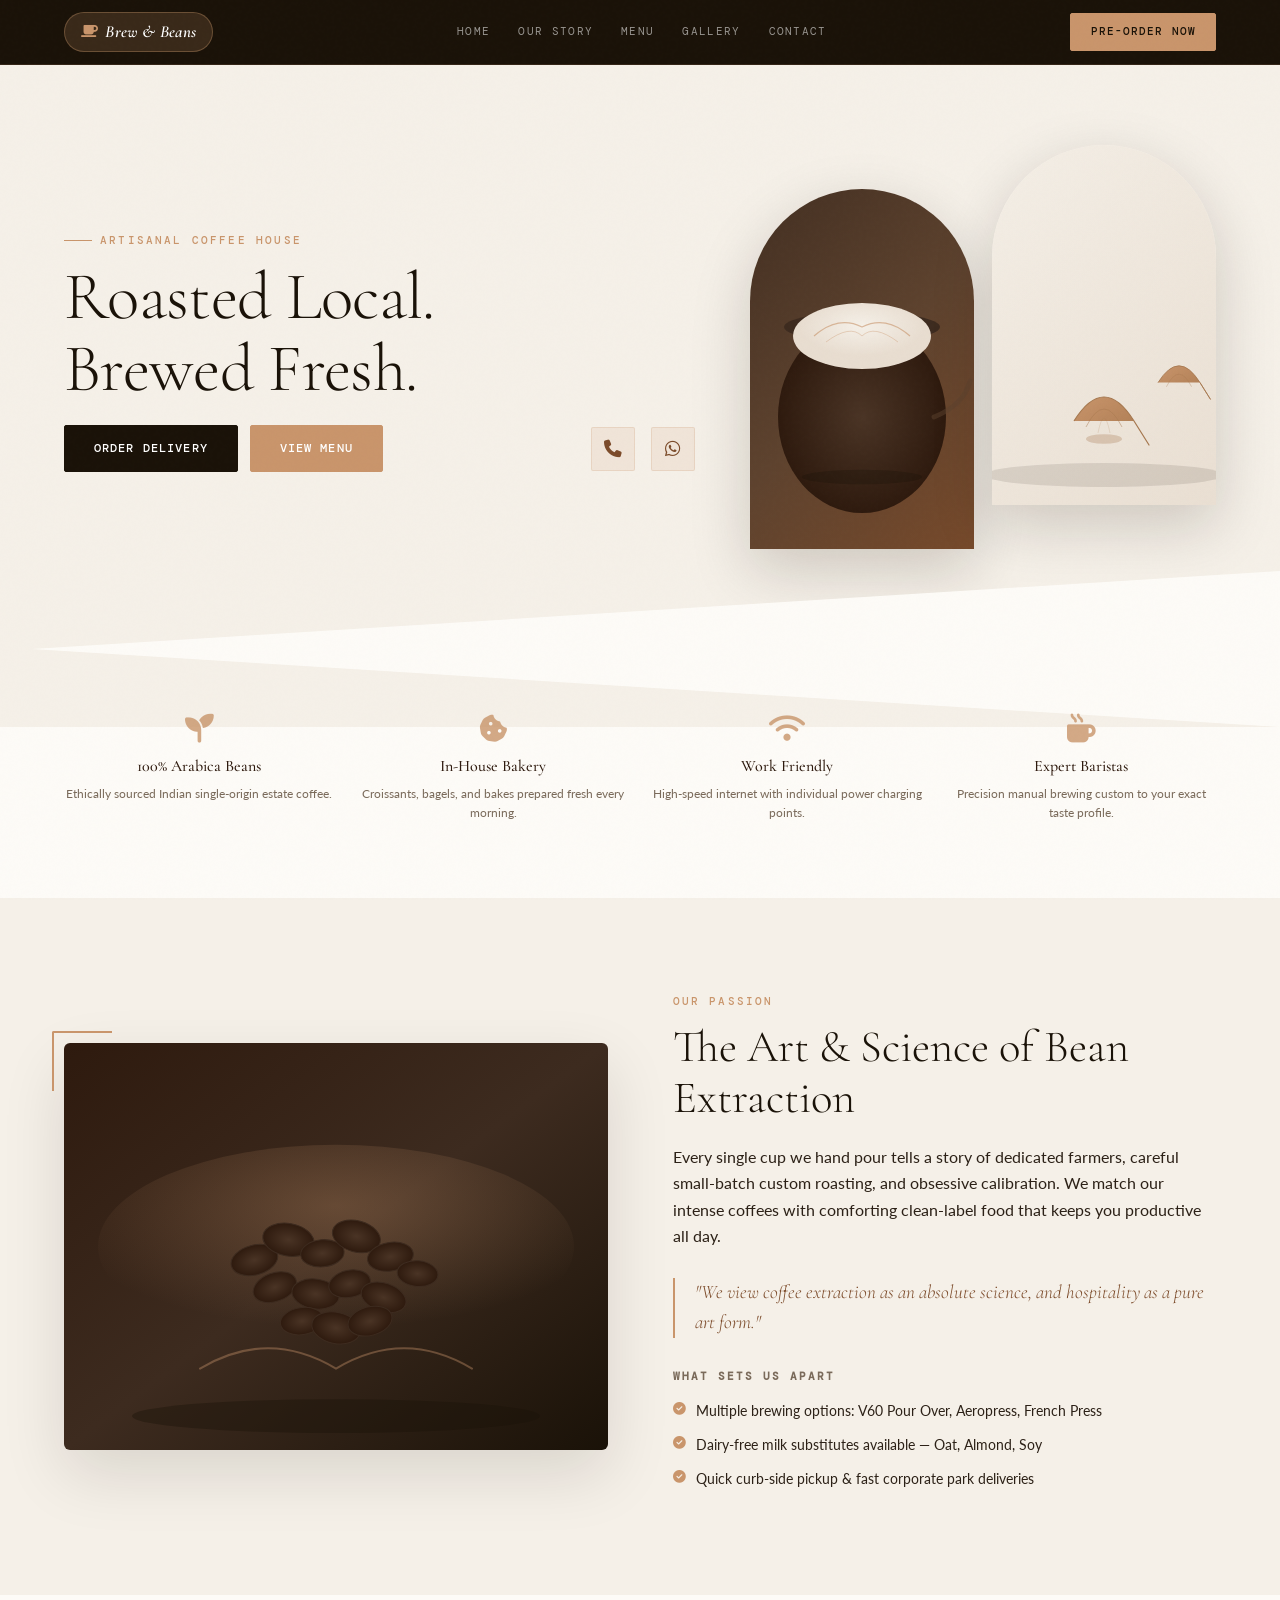
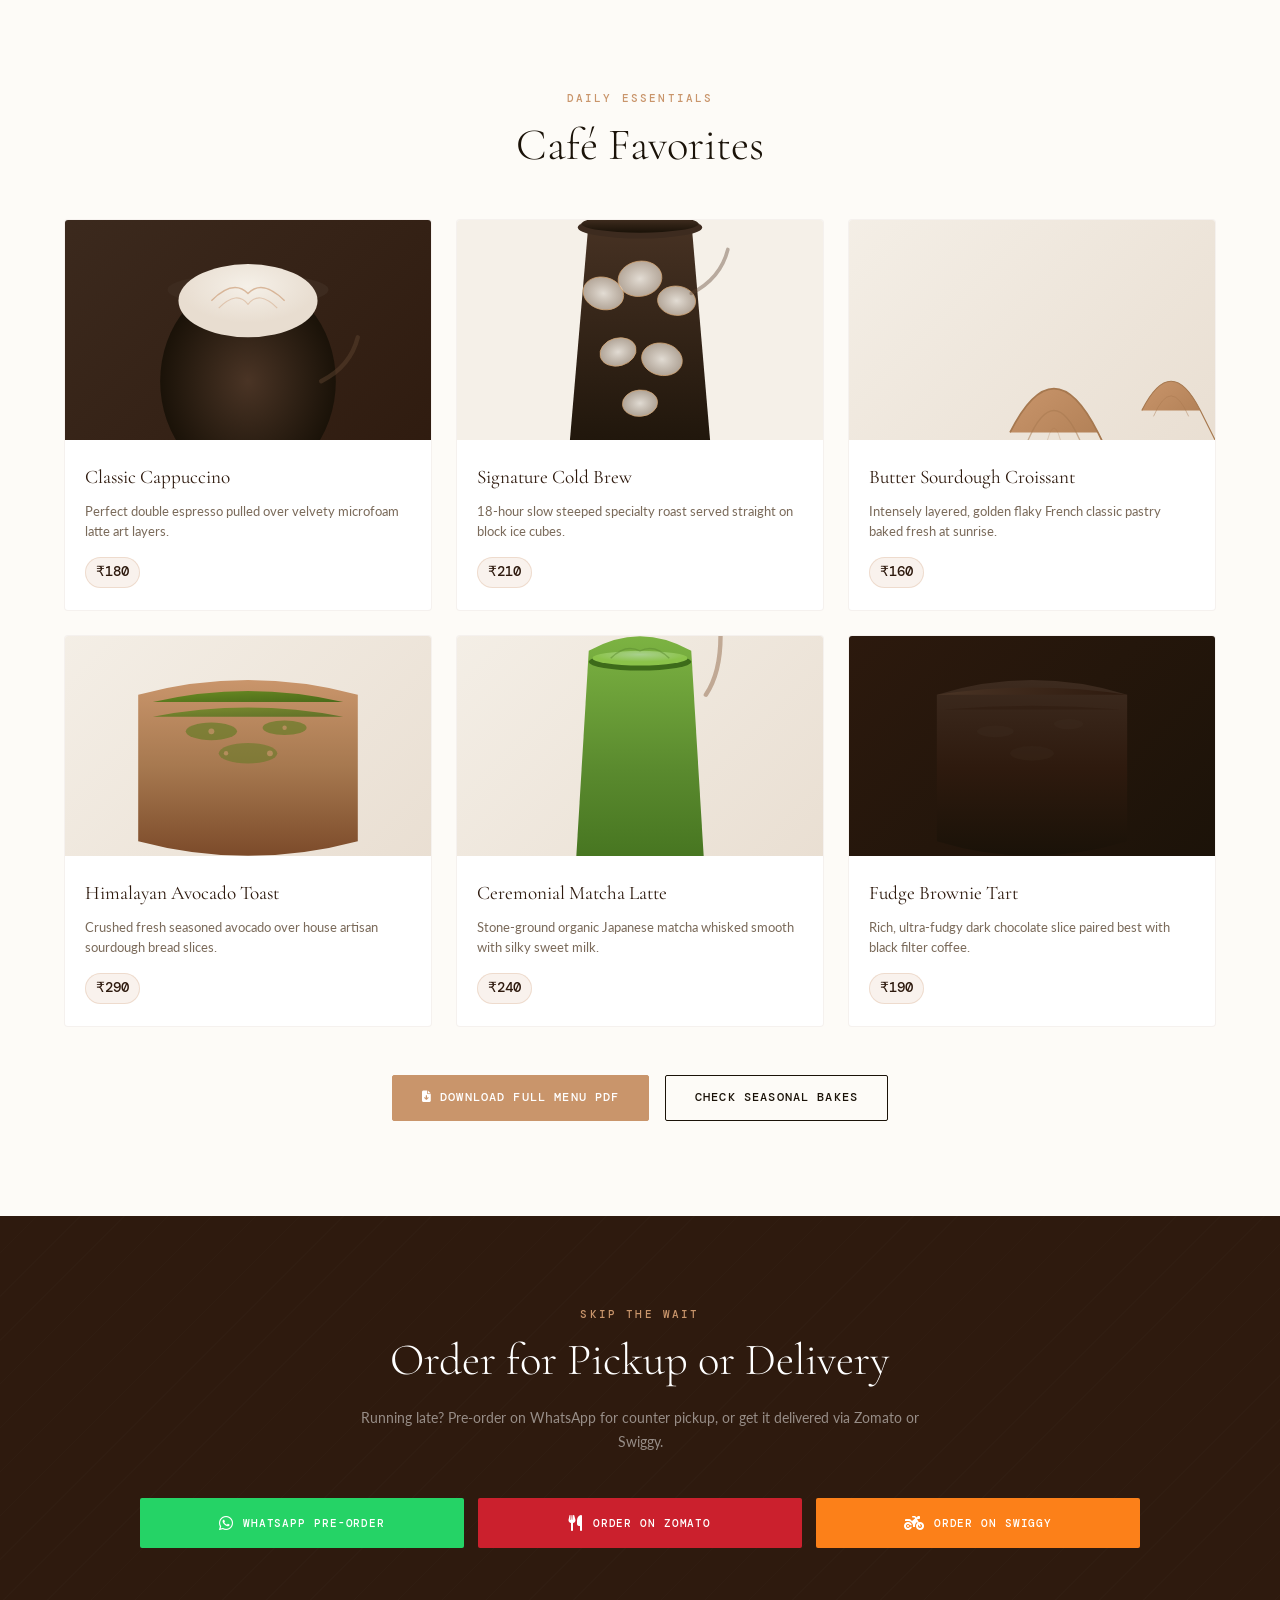
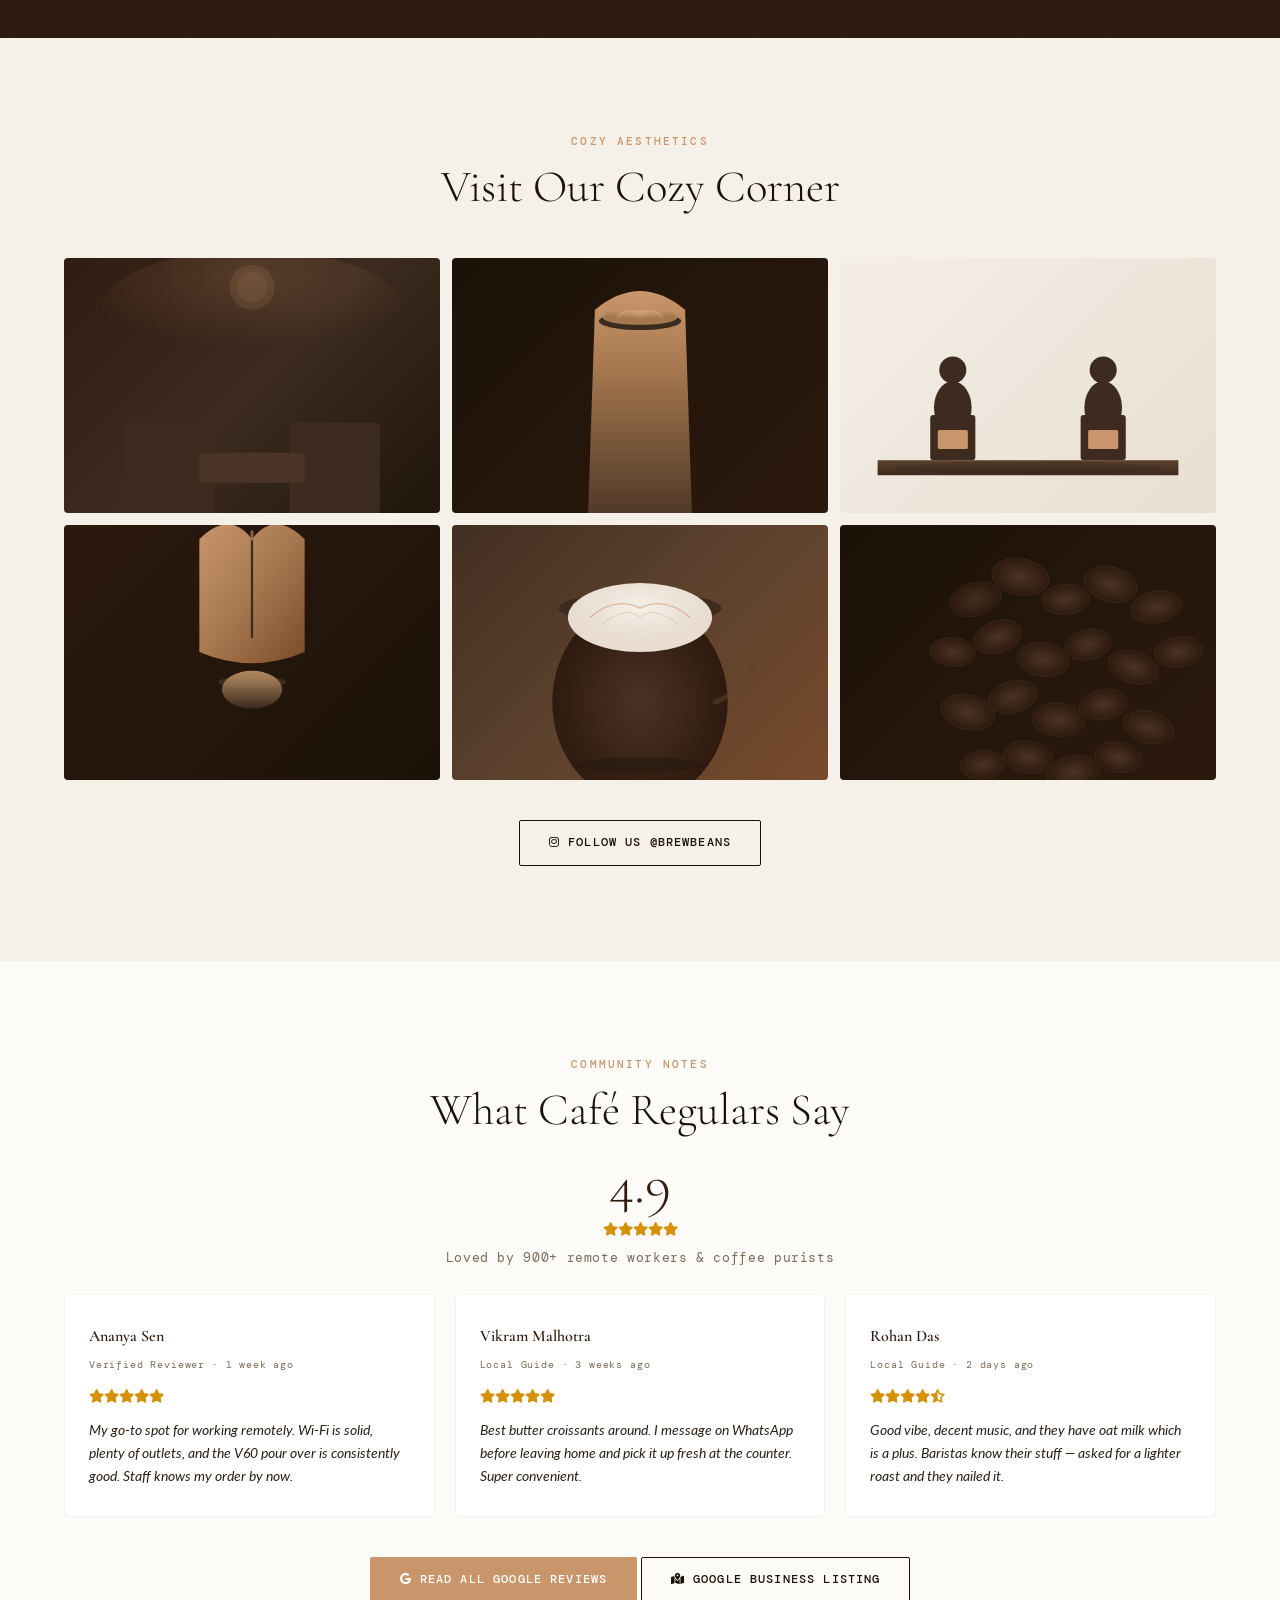
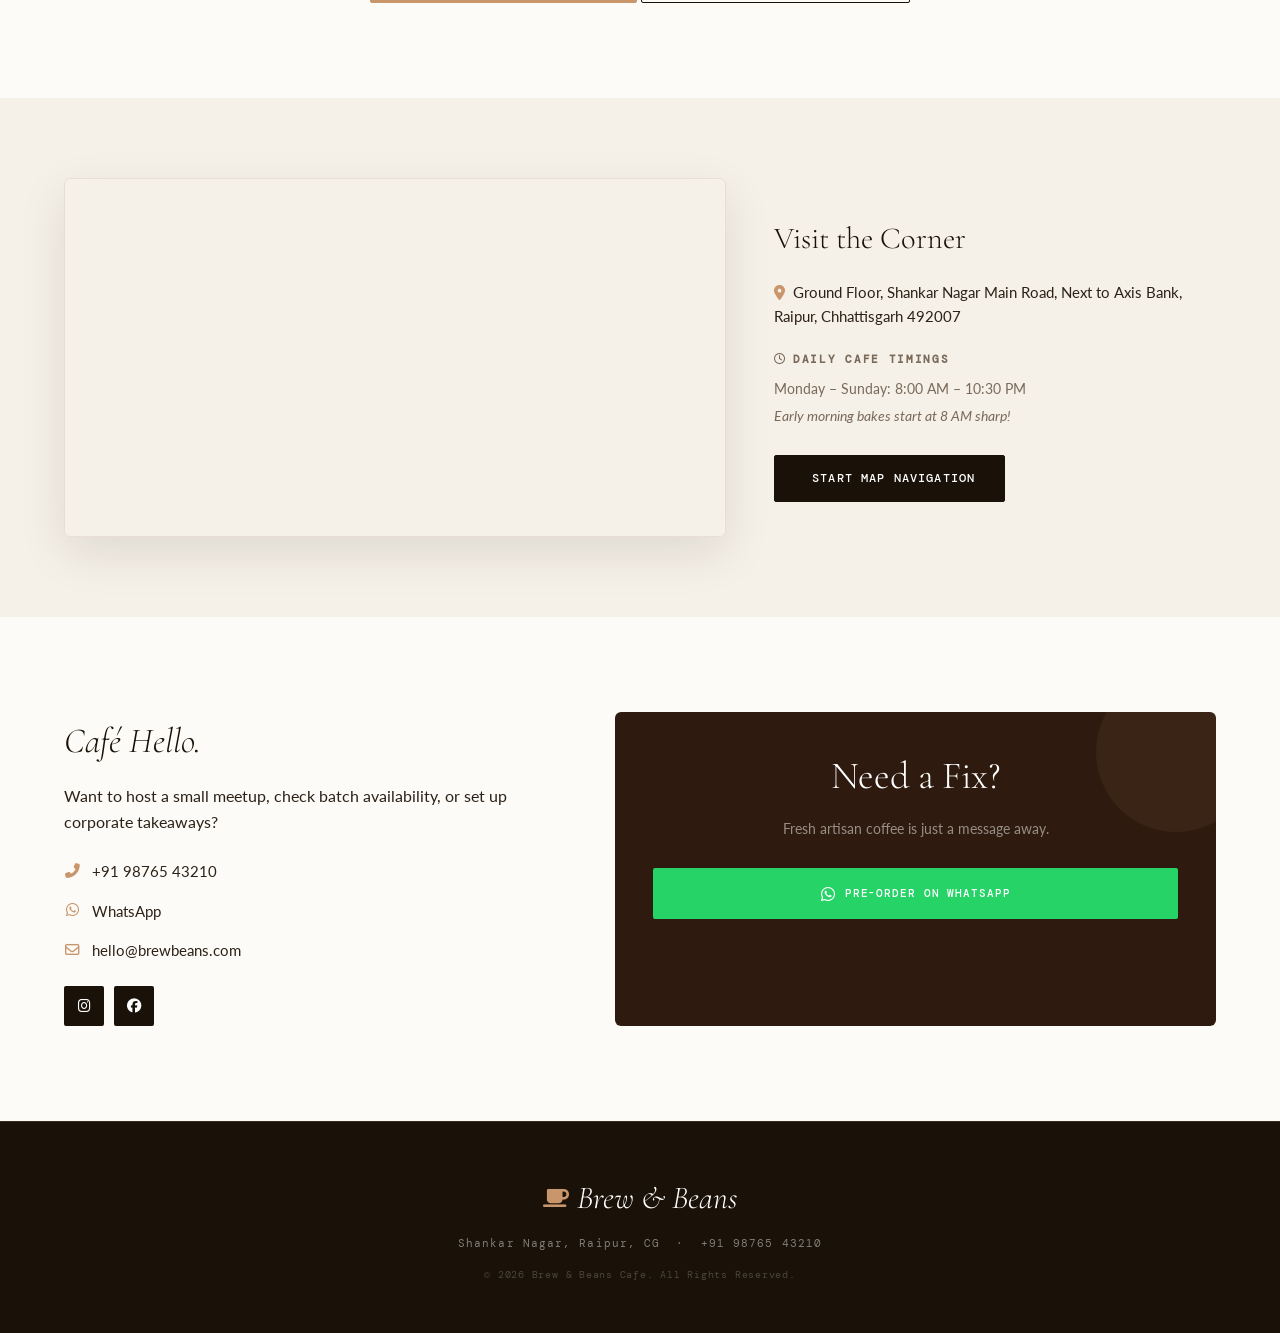
<file: C1/index.html>
<!DOCTYPE html>
<html lang="en">
<head>
    <meta charset="UTF-8">
    <meta name="viewport" content="width=device-width, initial-scale=1.0">
    <title>Brew & Beans — Artisanal Coffee & Bakery</title>
    <link rel="preconnect" href="https://fonts.googleapis.com">
    <link rel="preconnect" href="https://fonts.gstatic.com" crossorigin>
    <link href="https://fonts.googleapis.com/css2?family=Cormorant+Garamond:ital,wght@0,300;0,400;0,600;0,700;1,300;1,400&family=DM+Mono:wght@400;500&family=Lato:wght@300;400;700&display=swap" rel="stylesheet">
    <link rel="stylesheet" href="https://cdnjs.cloudflare.com/ajax/libs/font-awesome/6.4.0/css/all.min.css">
    <link rel="stylesheet" href="style.css">
</head>
<body>

    <!-- Navbar -->
    <header class="navbar">
        <div class="nav-container">
            <a href="#" class="logo">
                <i class="fas fa-coffee"></i> Brew & Beans
            </a>
            <nav class="nav-menu" id="navMenu">
                <a href="#home">Home</a>
                <a href="#about">Our Story</a>
                <a href="#best-sellers">Menu</a>
                <a href="#gallery">Gallery</a>
                <a href="#contact">Contact</a>
                <a href="#order-online" class="btn btn-primary nav-cta-mobile">Pre-Order Now</a>
            </nav>
            <div class="nav-actions">
                <a href="#order-online" class="btn btn-primary nav-cta-desktop">Pre-Order Now</a>
            </div>
            <button class="mobile-menu-toggle" id="menuToggle" aria-label="Toggle Menu" aria-expanded="false" aria-controls="navMenu">
                <i class="fas fa-bars" id="menuIcon"></i>
            </button>
        </div>
    </header>

    <!-- Hero -->
    <section id="home" class="hero">
        <div class="container hero-grid">
            <div class="hero-content">
                <span class="section-subtitle">Artisanal Coffee House</span>
                <h1 class="display-title">Roasted Local.<br>Brewed Fresh.</h1>
                <div class="hero-cta-group">
                    <a href="#order-online" class="btn btn-primary">Order Delivery</a>
                    <a href="#best-sellers" class="btn btn-secondary">View Menu</a>
                    <div class="hero-utility">
                        <a href="tel:+919876543210" aria-label="Call for takeaway"><i class="fas fa-phone"></i></a>
                        <a href="https://wa.me/919876543210" target="_blank" aria-label="WhatsApp order"><i class="fab fa-whatsapp"></i></a>
                    </div>
                </div>
            </div>
            <div class="hero-images">
<div class="hero-img-wrapper left-bowl">
                <img src="images/Hero_section/hero-latte.jpg.svg" alt="Perfect Latte Art">
            </div>
            <div class="hero-img-wrapper right-bowl">
                <img src="images/Hero_section/hero-pastries.jpg.svg" alt="Freshly Baked Pastries">
            </div>
            </div>
        </div>
    </section>

    <!-- Trust Badges -->
    <section class="trust-section">
        <div class="container">
            <div class="trust-grid">
                <div class="trust-card">
                    <i class="fas fa-seedling trust-icon"></i>
                    <h3>100% Arabica Beans</h3>
                    <p>Ethically sourced Indian single-origin estate coffee.</p>
                </div>
                <div class="trust-card">
                    <i class="fas fa-cookie-bite trust-icon"></i>
                    <h3>In-House Bakery</h3>
                    <p>Croissants, bagels, and bakes prepared fresh every morning.</p>
                </div>
                <div class="trust-card">
                    <i class="fas fa-wifi trust-icon"></i>
                    <h3>Work Friendly</h3>
                    <p>High-speed internet with individual power charging points.</p>
                </div>
                <div class="trust-card">
                    <i class="fas fa-mug-hot trust-icon"></i>
                    <h3>Expert Baristas</h3>
                    <p>Precision manual brewing custom to your exact taste profile.</p>
                </div>
            </div>
        </div>
    </section>

    <!-- About -->
    <section id="about" class="about-section">
        <div class="container about-grid">
            <div class="about-image">
                <img src="images/About/about-roasting.jpg.svg" alt="Coffee Roasting Process">
            </div>
            <div class="about-content">
                <span class="section-subtitle">Our Passion</span>
                <h2 class="section-title">The Art & Science of Bean Extraction</h2>
                <p>Every single cup we hand pour tells a story of dedicated farmers, careful small-batch custom roasting, and obsessive calibration. We match our intense coffees with comforting clean-label food that keeps you productive all day.</p>
                <blockquote class="chef-quote">
                    "We view coffee extraction as an absolute science, and hospitality as a pure art form."
                </blockquote>
                <div class="why-choose-us">
                    <h4>What sets us apart</h4>
                    <ul>
                        <li><i class="fas fa-check-circle"></i> Multiple brewing options: V60 Pour Over, Aeropress, French Press</li>
                        <li><i class="fas fa-check-circle"></i> Dairy-free milk substitutes available — Oat, Almond, Soy</li>
                        <li><i class="fas fa-check-circle"></i> Quick curb-side pickup & fast corporate park deliveries</li>
                    </ul>
                </div>
            </div>
        </div>
    </section>

    <!-- Best Sellers -->
    <section id="best-sellers" class="best-sellers">
        <div class="container">
            <div class="text-center">
                <span class="section-subtitle">Daily Essentials</span>
                <h2 class="section-title">Café Favorites</h2>
            </div>
            <div class="dish-grid">
                <div class="dish-card">
                    <div class="dish-img">
                        <img src="images/Dish/dish-cappuccino.jpg.svg" alt="Classic Cappuccino">
                    </div>
                    <div class="dish-info">
                        <h3>Classic Cappuccino</h3>
                        <p>Perfect double espresso pulled over velvety microfoam latte art layers.</p>
                        <span class="price">₹180</span>
                    </div>
                </div>
                <div class="dish-card">
                    <div class="dish-img">
                        <img src="images/Dish/dish-coldbrew.jpg.svg" alt="Cold Brew">
                    </div>
                    <div class="dish-info">
                        <h3>Signature Cold Brew</h3>
                        <p>18-hour slow steeped specialty roast served straight on block ice cubes.</p>
                        <span class="price">₹210</span>
                    </div>
                </div>
                <div class="dish-card">
                    <div class="dish-img">
                        <img src="images/Dish/dish-croissant.jpg.svg" alt="Butter Croissant">
                    </div>
                    <div class="dish-info">
                        <h3>Butter Sourdough Croissant</h3>
                        <p>Intensely layered, golden flaky French classic pastry baked fresh at sunrise.</p>
                        <span class="price">₹160</span>
                    </div>
                </div>
                <div class="dish-card">
                    <div class="dish-img">
                        <img src="images/Dish/dish-avocado-toast.jpg.svg" alt="Avocado Toast">
                    </div>
                    <div class="dish-info">
                        <h3>Himalayan Avocado Toast</h3>
                        <p>Crushed fresh seasoned avocado over house artisan sourdough bread slices.</p>
                        <span class="price">₹290</span>
                    </div>
                </div>
                <div class="dish-card">
                    <div class="dish-img">
                        <img src="images/Dish/dish-matcha-latte.jpg.svg" alt="Matcha Latte">
                    </div>
                    <div class="dish-info">
                        <h3>Ceremonial Matcha Latte</h3>
                        <p>Stone-ground organic Japanese matcha whisked smooth with silky sweet milk.</p>
                        <span class="price">₹240</span>
                    </div>
                </div>
                <div class="dish-card">
                    <div class="dish-img">
                        <img src="images/Dish/dish-fudge-brownie.jpg.svg" alt="Fudge Brownie">
                    </div>
                    <div class="dish-info">
                        <h3>Fudge Brownie Tart</h3>
                        <p>Rich, ultra-fudgy dark chocolate slice paired best with black filter coffee.</p>
                        <span class="price">₹190</span>
                    </div>
                </div>
            </div>
            <div class="menu-actions-box text-center">
                <a href="menu.pdf" target="_blank" class="btn btn-secondary"><i class="fas fa-file-download"></i> Download Full Menu PDF</a>
                <a href="#contact" class="btn btn-outline">Check Seasonal Bakes</a>
            </div>
        </div>
    </section>

    <!-- Order Online -->
    <section id="order-online" class="order-online">
        <div class="container text-center">
            <span class="section-subtitle">Skip the Wait</span>
            <h2 class="section-title">Order for Pickup or Delivery</h2>
            <p class="order-desc">Running late? Pre-order on WhatsApp for counter pickup, or get it delivered via Zomato or Swiggy.</p>
            <div class="order-platforms-grid">
                <a href="https://wa.me/919876543210?text=Hi,%20I'd%20like%20to%20pre-order%20a%20coffee%20for%20pickup." target="_blank" class="platform-btn whatsapp"><i class="fab fa-whatsapp"></i> WhatsApp Pre-Order</a>
                <a href="https://www.zomato.com" target="_blank" class="platform-btn zomato"><i class="fas fa-utensils"></i> Order on Zomato</a>
                <a href="https://www.swiggy.com" target="_blank" class="platform-btn swiggy"><i class="fas fa-motorcycle"></i> Order on Swiggy</a>
            </div>
        </div>
    </section>

    <!-- Gallery -->
    <section id="gallery" class="gallery-section">
        <div class="container">
            <div class="text-center">
                <span class="section-subtitle">Cozy Aesthetics</span>
                <h2 class="section-title">Visit Our Cozy Corner</h2>
            </div>
            <div class="gallery-grid">
                <div class="gallery-item"><img src="images/Gallery/gallery-interiors.jpg.svg" alt="Cafe Interiors"></div>
                <div class="gallery-item"><img src="images/Gallery/gallery-espresso.jpg.svg" alt="Espresso Extraction"></div>
                <div class="gallery-item"><img src="images/Gallery/gallery-people.jpg.svg" alt="People Working at Cafe"></div>
                <div class="gallery-item"><img src="images/Gallery/gallery-pour-over.jpg.svg" alt="Pour over coffee"></div>
                <div class="gallery-item"><img src="images/Hero_section/hero-latte.jpg.svg" alt="Perfect Latte Art"></div>
                <div class="gallery-item"><img src="images/Gallery/gallery-beans.jpg.svg" alt="Beans Mug Setup"></div>
            </div>
            <div class="text-center mt-3">
                <a href="https://instagram.com" target="_blank" class="btn btn-outline"><i class="fab fa-instagram"></i> Follow us @BrewBeans</a>
            </div>
        </div>
    </section>

    <!-- Reviews -->
    <section id="reviews" class="reviews-section">
        <div class="container">
            <div class="reviews-header text-center">
                <span class="section-subtitle">Community Notes</span>
                <h2 class="section-title">What Café Regulars Say</h2>
                <div class="overall-rating">
                    <span class="rating-num">4.9</span>
                    <div class="stars">
                        <i class="fas fa-star"></i><i class="fas fa-star"></i><i class="fas fa-star"></i><i class="fas fa-star"></i><i class="fas fa-star"></i>
                    </div>
                    <p class="rating-count">Loved by 900+ remote workers & coffee purists</p>
                </div>
            </div>
            <div class="reviews-grid">
                <div class="review-card">
                    <div class="reviewer-meta">
                        <div class="reviewer-info">
                            <h4>Ananya Sen</h4>
                            <span class="review-date">Verified Reviewer · 1 week ago</span>
                        </div>
                    </div>
                    <div class="stars"><i class="fas fa-star"></i><i class="fas fa-star"></i><i class="fas fa-star"></i><i class="fas fa-star"></i><i class="fas fa-star"></i></div>
                    <p class="review-text">My go-to spot for working remotely. Wi-Fi is solid, plenty of outlets, and the V60 pour over is consistently good. Staff knows my order by now.</p>
                </div>
                <div class="review-card">
                    <div class="reviewer-meta">
                        <div class="reviewer-info">
                            <h4>Vikram Malhotra</h4>
                            <span class="review-date">Local Guide · 3 weeks ago</span>
                        </div>
                    </div>
                    <div class="stars"><i class="fas fa-star"></i><i class="fas fa-star"></i><i class="fas fa-star"></i><i class="fas fa-star"></i><i class="fas fa-star"></i></div>
                    <p class="review-text">Best butter croissants around. I message on WhatsApp before leaving home and pick it up fresh at the counter. Super convenient.</p>
                </div>
                <div class="review-card">
                    <div class="reviewer-meta">
                        <div class="reviewer-info">
                            <h4>Rohan Das</h4>
                            <span class="review-date">Local Guide · 2 days ago</span>
                        </div>
                    </div>
                    <div class="stars"><i class="fas fa-star"></i><i class="fas fa-star"></i><i class="fas fa-star"></i><i class="fas fa-star"></i><i class="fas fa-star-half-alt"></i></div>
                    <p class="review-text">Good vibe, decent music, and they have oat milk which is a plus. Baristas know their stuff — asked for a lighter roast and they nailed it.</p>
                </div>
            </div>
            <div class="text-center mt-3">
                <a href="https://google.com" target="_blank" class="btn btn-secondary"><i class="fab fa-google"></i> Read All Google Reviews</a>
                <a href="https://google.com" target="_blank" class="btn btn-outline"><i class="fas fa-map-marked-alt"></i> Google Business Listing</a>
            </div>
        </div>
    </section>

    <!-- Location -->
    <section class="location-section">
        <div class="container location-grid">
            <div class="map-container">
                <iframe 
                    src="https://www.google.com/maps/embed?pb=!1m18!1m12!1m3!1d118943.3482708307!2d81.54716949726563!3d21.25243170000001!2m3!1f0!2f0!3f0!3m2!1i1024!2i768!4f13.1!3m3!1m2!1s0x3a28dda23be28229%3A0x263a24d57c7c115c!2sRaipur%2C%20Chhattisgarh!5e0!3m2!1sen!2sin!4v1710000000000!5m2!1sen!2sin" 
                    width="100%" height="350" style="border:0;" allowfullscreen="" loading="lazy" referrerpolicy="no-referrer-when-downgrade">
                </iframe>
            </div>
            <div class="location-info">
                <h3>Visit the Corner</h3>
                <p class="address"><i class="fas fa-map-marker-alt" style="color:var(--crema); margin-right:8px;"></i>Ground Floor, Shankar Nagar Main Road, Next to Axis Bank, Raipur, Chhattisgarh 492007</p>
                <div class="hours">
                    <h4><i class="far fa-clock" style="margin-right:6px;"></i>Daily Cafe Timings</h4>
                    <p>Monday – Sunday: 8:00 AM – 10:30 PM</p>
                    <p><em>Early morning bakes start at 8 AM sharp!</em></p>
                </div>
                <a href="https://maps.google.com" target="_blank" class="btn btn-primary mt-2"><i class="fas fa-navigation"></i> Start Map Navigation</a>
            </div>
        </div>
    </section>

    <!-- Contact -->
    <section id="contact" class="contact-section">
        <div class="container contact-grid">
            <div class="contact-card">
                <h3>Café Hello.</h3>
                <p>Want to host a small meetup, check batch availability, or set up corporate takeaways?</p>
                <div class="contact-links">
                    <a href="tel:+919876543210"><i class="fas fa-phone-alt"></i> +91 98765 43210</a>
                    <a href="https://wa.me/919876543210" target="_blank"><i class="fab fa-whatsapp"></i> WhatsApp</a>
                    <a href="mailto:hello@brewbeans.com"><i class="far fa-envelope"></i> hello@brewbeans.com</a>
                </div>
                <div class="social-icons">
                    <a href="https://instagram.com" target="_blank" aria-label="Instagram"><i class="fab fa-instagram"></i></a>
                    <a href="https://facebook.com" target="_blank" aria-label="Facebook"><i class="fab fa-facebook"></i></a>
                </div>
            </div>
            <div class="final-cta-card text-center">
                <h2 class="display-title">Need a Fix?</h2>
                <p>Fresh artisan coffee is just a message away.</p>
                <a href="https://wa.me/919876543210" class="platform-btn whatsapp"><i class="fab fa-whatsapp"></i> Pre-Order on WhatsApp</a>
            </div>
        </div>
    </section>

    <!-- Footer -->
    <footer class="main-footer">
        <div class="container footer-bottom">
            <p class="footer-logo"><i class="fas fa-coffee"></i> Brew & Beans</p>
            <p class="footer-meta">Shankar Nagar, Raipur, CG &nbsp;·&nbsp; +91 98765 43210</p>
            <p class="copyright">© 2026 Brew & Beans Cafe. All Rights Reserved.</p>
        </div>
    </footer>

    <script>
        const toggleBtn = document.getElementById('menuToggle');
        const navMenu   = document.getElementById('navMenu');
        const menuIcon  = document.getElementById('menuIcon');

        toggleBtn.addEventListener('click', () => {
            const isOpen = navMenu.classList.toggle('active');
            menuIcon.className  = isOpen ? 'fas fa-times' : 'fas fa-bars';
            toggleBtn.setAttribute('aria-expanded', isOpen);
        });

        // Close on link tap
        navMenu.querySelectorAll('a').forEach(link => {
            link.addEventListener('click', () => {
                navMenu.classList.remove('active');
                menuIcon.className = 'fas fa-bars';
                toggleBtn.setAttribute('aria-expanded', 'false');
            });
        });

        // Close on outside click
        document.addEventListener('click', e => {
            if (!navMenu.contains(e.target) && !toggleBtn.contains(e.target)) {
                navMenu.classList.remove('active');
                menuIcon.className = 'fas fa-bars';
                toggleBtn.setAttribute('aria-expanded', 'false');
            }
        });
    </script>
</body>
</html>
</file>
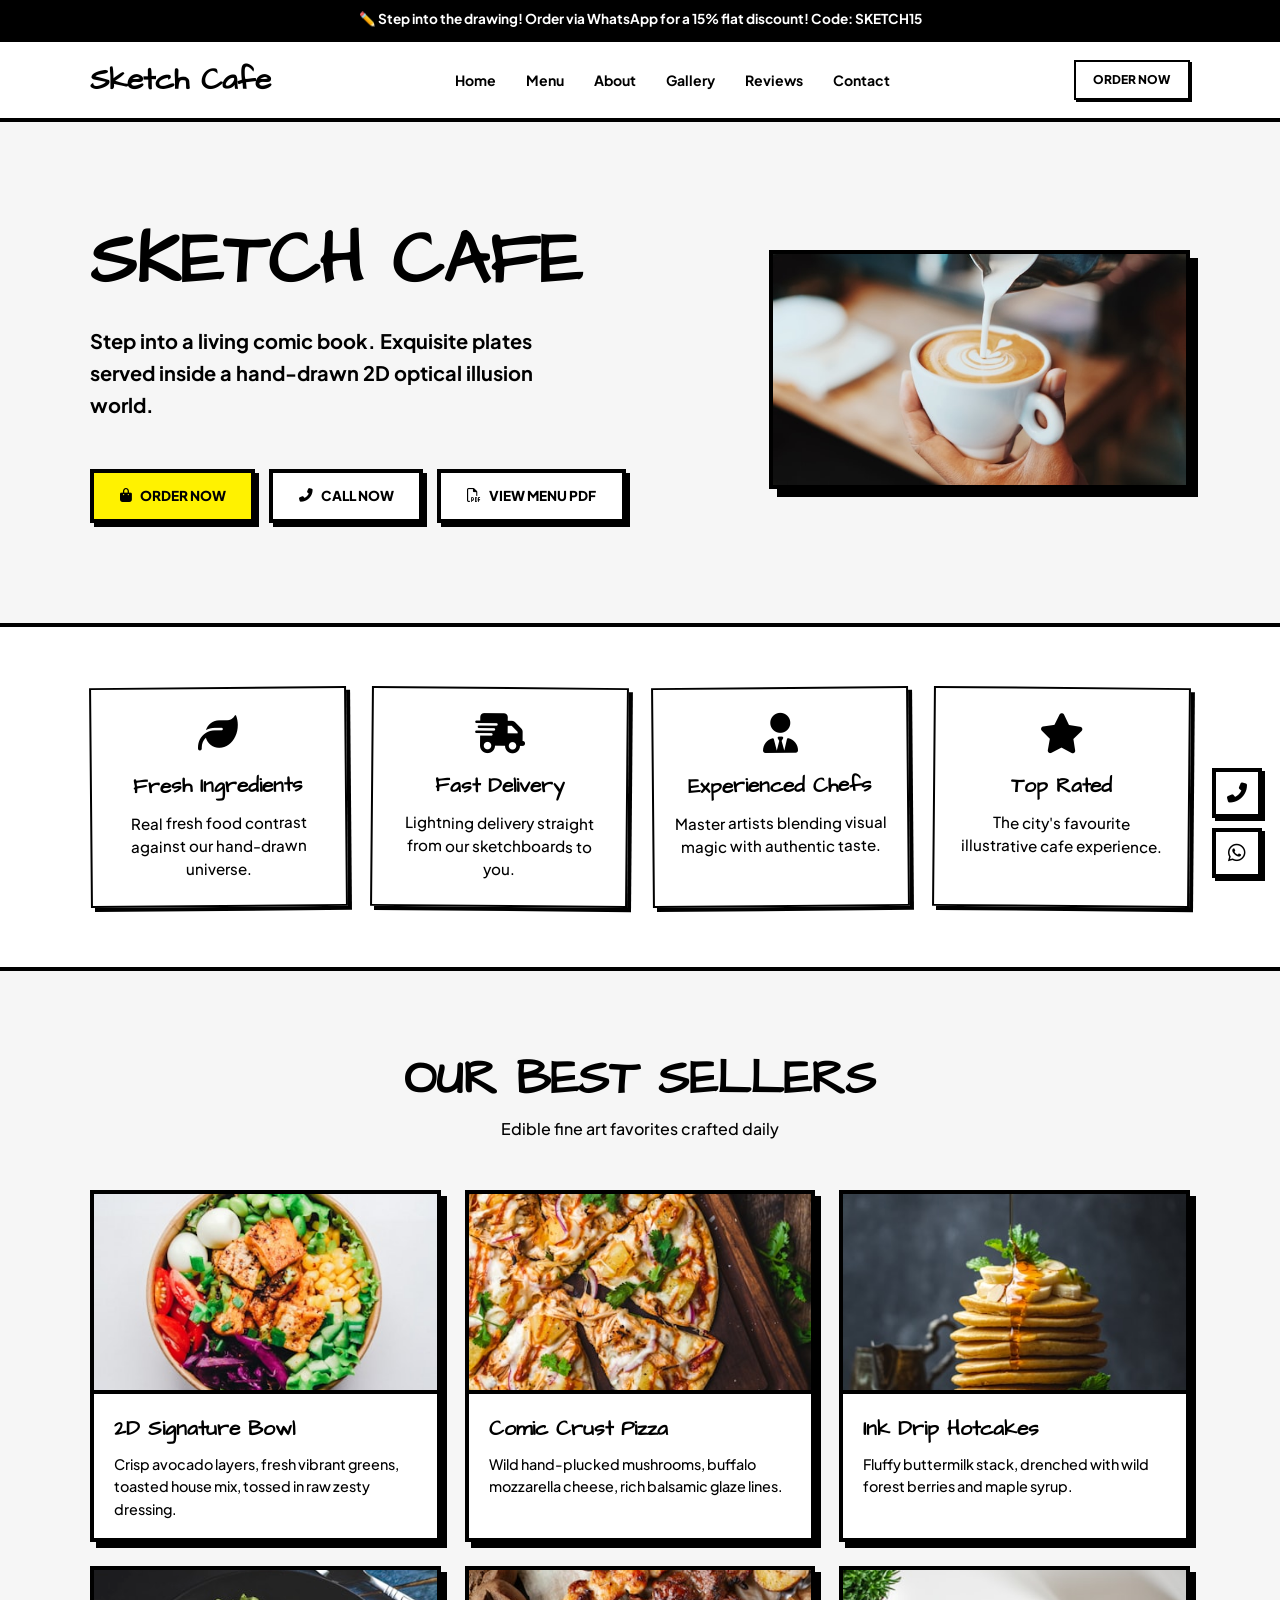
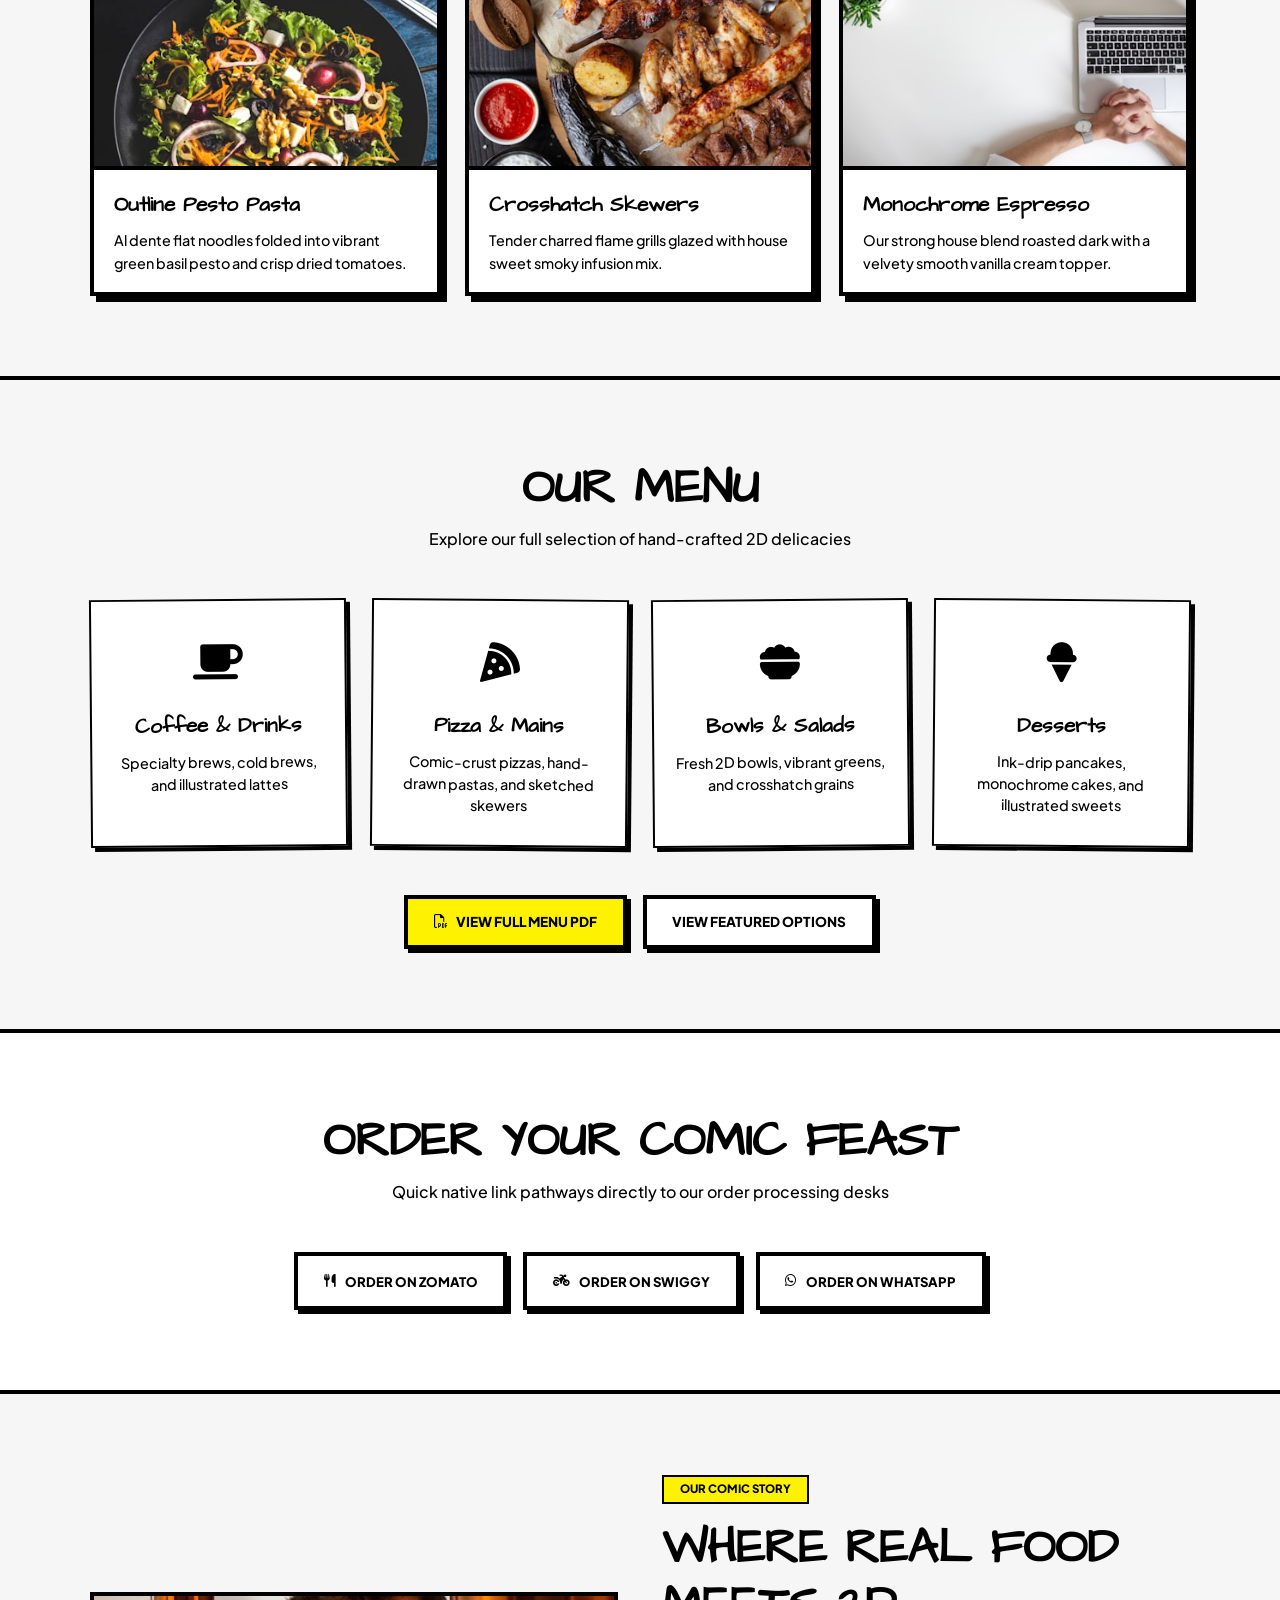
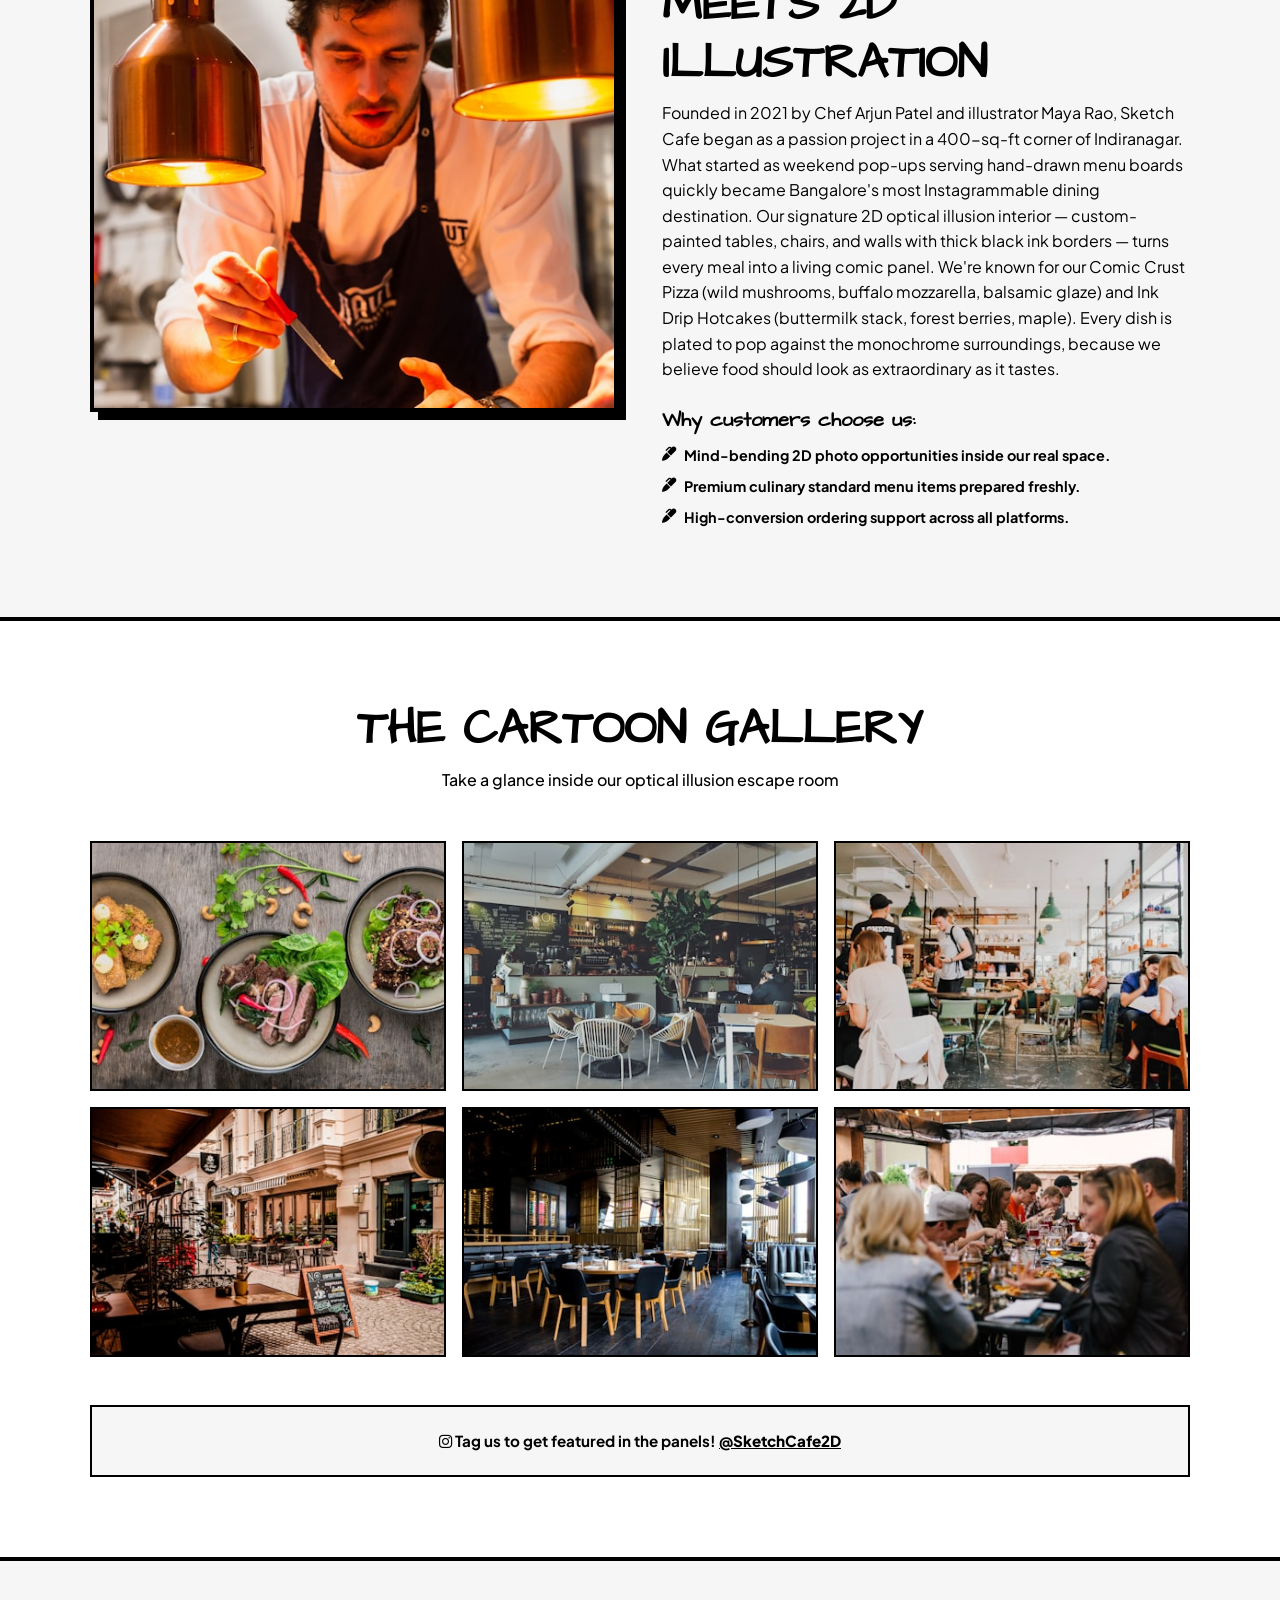
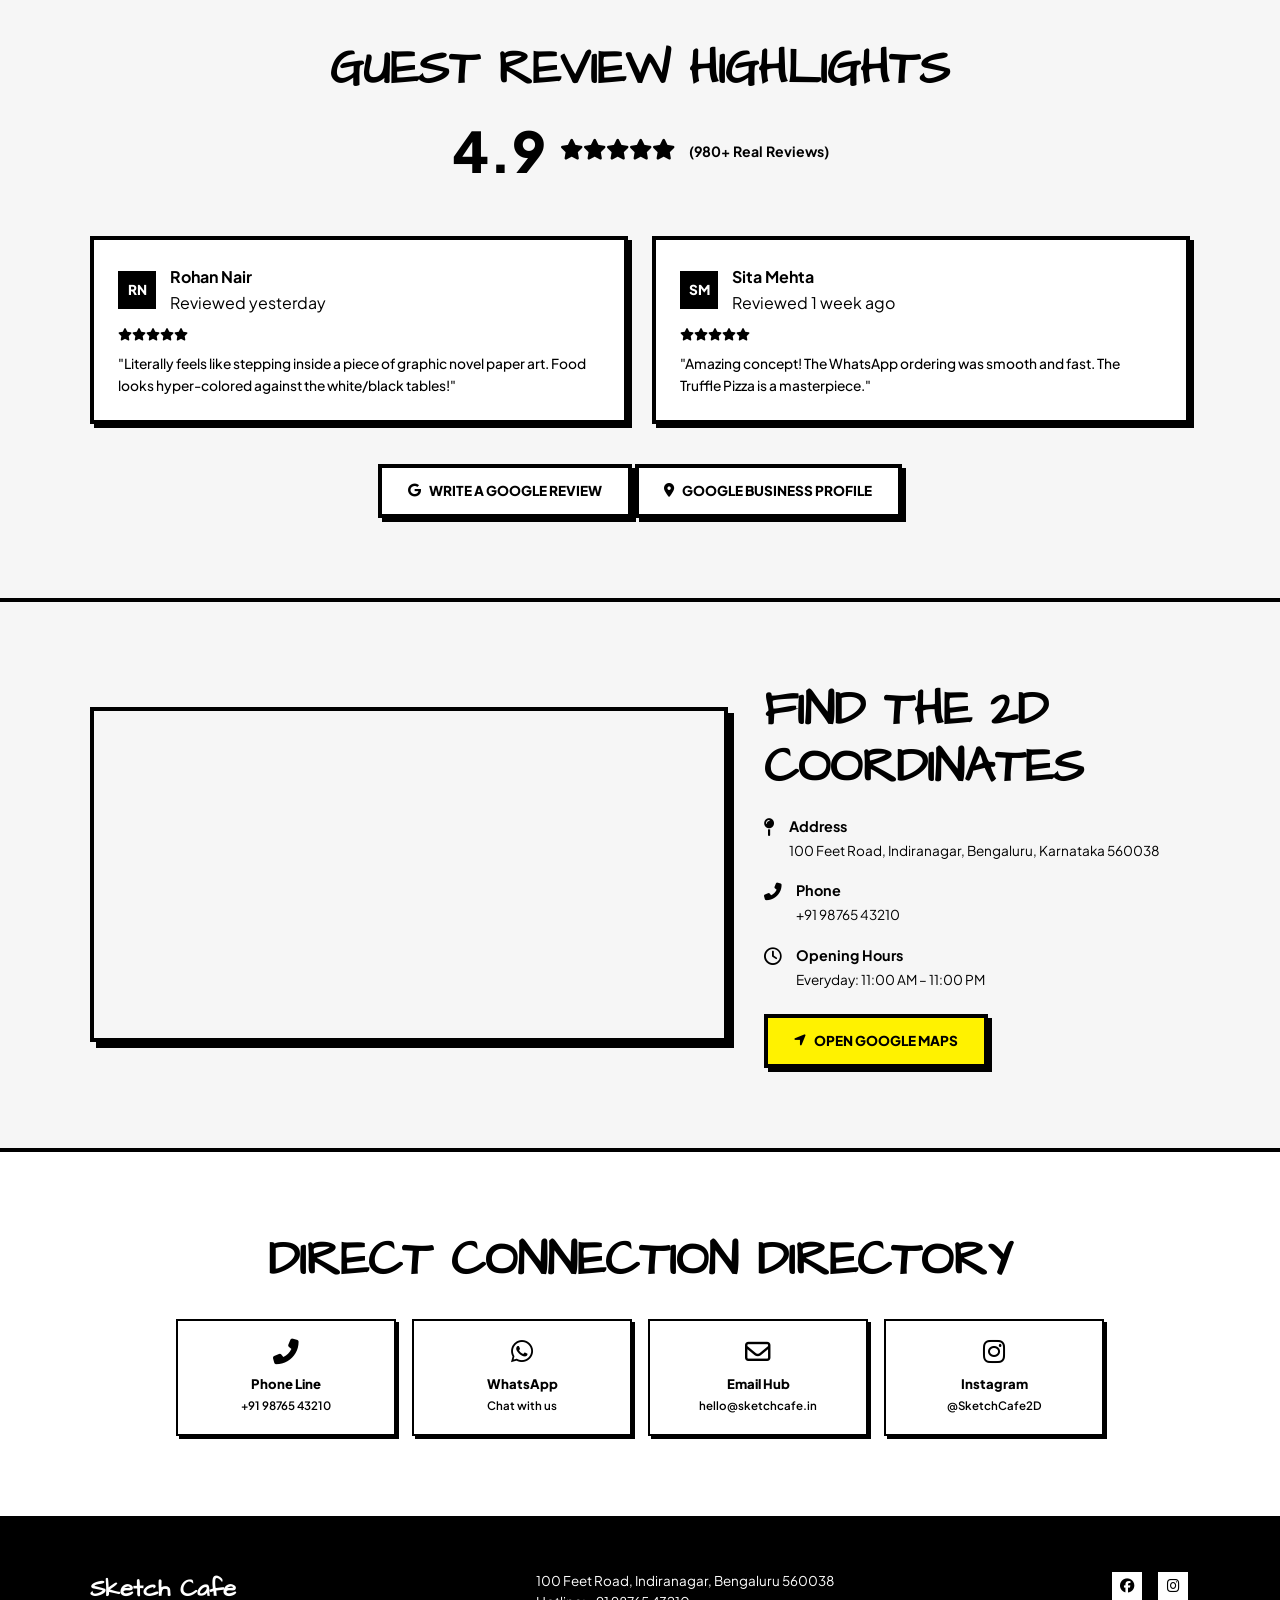
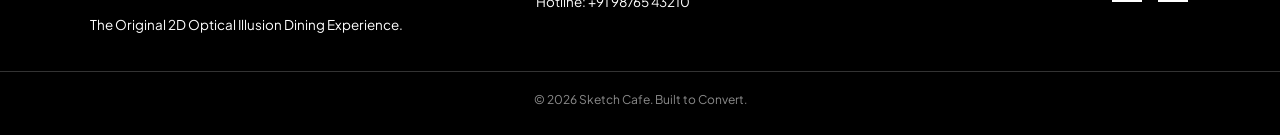
<file: C3/index.html>
<!DOCTYPE html>
<html lang="en">
<head>
    <meta charset="UTF-8">
    <meta name="viewport" content="width=device-width, initial-scale=1.0">
    <title>Sketch Cafe - 2D Optical Illusion Dining</title>
    <link rel="preconnect" href="https://fonts.googleapis.com">
    <link rel="preconnect" href="https://fonts.gstatic.com" crossorigin>
    <link href="https://fonts.googleapis.com/css2?family=Architects+Daughter&family=Plus+Jakarta+Sans:wght@500;700;800&display=swap" rel="stylesheet">
    <link rel="stylesheet" href="https://cdnjs.cloudflare.com/ajax/libs/font-awesome/6.4.0/css/all.min.css">
    <link rel="stylesheet" href="style.css">
</head>
<body>

    <!-- Offer Banner -->
    <div class="offer-banner">
        ✏️ Step into the drawing! Order via WhatsApp for a 15% flat discount! Code: <strong>SKETCH15</strong>
    </div>

    <!-- Navbar -->
    <header class="navbar">
        <div class="nav-container">
            <a href="#home" class="logo">Sketch Cafe</a>
            <nav class="nav-menu" id="navMenu">
                <a href="#home">Home</a>
                <a href="#menu">Menu</a>
                <a href="#about">About</a>
                <a href="#gallery">Gallery</a>
                <a href="#reviews">Reviews</a>
                <a href="#contact">Contact</a>
            </nav>
            <div class="nav-actions">
                <a href="#order-online" class="btn btn-nav-order">Order Now</a>
            </div>
            <button class="mobile-toggle" id="menuToggle" aria-label="Open Menu" aria-expanded="false" aria-controls="navMenu">
                <i class="fas fa-bars" id="menuIcon"></i>
            </button>
        </div>
    </header>

    <!-- Hero -->
    <section id="home" class="hero">
        <div class="container hero-grid">
            <div class="hero-text">
                <h1 class="hero-title">Sketch Cafe</h1>
                <p class="hero-slogan">Step into a living comic book. Exquisite plates served inside a hand-drawn 2D optical illusion world.</p>
                <div class="hero-cta-group">
                    <a href="#order-online" class="btn btn-accent"><i class="fas fa-shopping-bag"></i> Order Now</a>
                    <a href="tel:+919876543210" class="btn btn-outline"><i class="fas fa-phone-alt"></i> Call Now</a>
                    <a href="menu.pdf" target="_blank" class="btn btn-outline"><i class="far fa-file-pdf"></i> View Menu PDF</a>
                </div>
            </div>
            <div class="hero-image-box">
                <img src="images/hero/hero-coffee.jpg" alt="2D outlined graphic coffee setup at Sketch Cafe">
            </div>
        </div>
    </section>

    <!-- Trust Section -->
    <section class="trust-section">
        <div class="container trust-grid">
            <div class="trust-card">
                <i class="fas fa-leaf"></i>
                <h3>Fresh Ingredients</h3>
                <p>Real fresh food contrast against our hand-drawn universe.</p>
            </div>
            <div class="trust-card">
                <i class="fas fa-shipping-fast"></i>
                <h3>Fast Delivery</h3>
                <p>Lightning delivery straight from our sketchboards to you.</p>
            </div>
            <div class="trust-card">
                <i class="fas fa-user-tie"></i>
                <h3>Experienced Chefs</h3>
                <p>Master artists blending visual magic with authentic taste.</p>
            </div>
            <div class="trust-card">
                <i class="fas fa-star"></i>
                <h3>Top Rated</h3>
                <p>The city's favourite illustrative cafe experience.</p>
            </div>
        </div>
    </section>

<!-- Best Sellers -->
    <section id="best-sellers" class="best-sellers">
        <div class="container">
            <h2 class="section-heading text-center">Our Best Sellers</h2>
            <p class="section-subtext text-center">Edible fine art favorites crafted daily</p>
            <div class="dishes-grid">
                <div class="dish-card">
                    <img src="images/best-sellers/signature-bowl.jpg" alt="Crunch Bowl">
                    <div class="dish-info">
                        <h3>2D Signature Bowl</h3>
                        <p>Crisp avocado layers, fresh vibrant greens, toasted house mix, tossed in raw zesty dressing.</p>
                    </div>
                </div>
                <div class="dish-card">
                    <img src="images/best-sellers/comic-crust-pizza.jpg" alt="Pizza">
                    <div class="dish-info">
                        <h3>Comic Crust Pizza</h3>
                        <p>Wild hand-plucked mushrooms, buffalo mozzarella cheese, rich balsamic glaze lines.</p>
                    </div>
                </div>
                <div class="dish-card">
                    <img src="images/best-sellers/ink-drip-hotcakes.jpg" alt="Pancakes">
                    <div class="dish-info">
                        <h3>Ink Drip Hotcakes</h3>
                        <p>Fluffy buttermilk stack, drenched with wild forest berries and maple syrup.</p>
                    </div>
                </div>
                <div class="dish-card">
                    <img src="images/best-sellers/outline-pesto-pasta.jpg" alt="Pasta">
                    <div class="dish-info">
                        <h3>Outline Pesto Pasta</h3>
                        <p>Al dente flat noodles folded into vibrant green basil pesto and crisp dried tomatoes.</p>
                    </div>
                </div>
                <div class="dish-card">
                    <img src="images/best-sellers/crosshatch-skewers.jpg" alt="Skewers">
                    <div class="dish-info">
                        <h3>Crosshatch Skewers</h3>
                        <p>Tender charred flame grills glazed with house sweet smoky infusion mix.</p>
                    </div>
                </div>
                <div class="dish-card">
                    <img src="images/best-sellers/monochrome-espresso.jpg" alt="Latte">
                    <div class="dish-info">
                        <h3>Monochrome Espresso</h3>
                        <p>Our strong house blend roasted dark with a velvety smooth vanilla cream topper.</p>
                    </div>
                </div>
            </div>
        </div>
    </section>

    <!-- Menu Section -->
    <section id="menu" class="menu-section">
        <div class="container">
            <h2 class="section-heading text-center">Our Menu</h2>
            <p class="section-subtext text-center">Explore our full selection of hand-crafted 2D delicacies</p>
            <div class="menu-categories">
                <div class="menu-category">
                    <div class="menu-category-icon"><i class="fas fa-coffee"></i></div>
                    <h3>Coffee & Drinks</h3>
                    <p>Specialty brews, cold brews, and illustrated lattes</p>
                </div>
                <div class="menu-category">
                    <div class="menu-category-icon"><i class="fas fa-pizza-slice"></i></div>
                    <h3>Pizza & Mains</h3>
                    <p>Comic-crust pizzas, hand-drawn pastas, and sketched skewers</p>
                </div>
                <div class="menu-category">
                    <div class="menu-category-icon"><i class="fas fa-bowl-food"></i></div>
                    <h3>Bowls & Salads</h3>
                    <p>Fresh 2D bowls, vibrant greens, and crosshatch grains</p>
                </div>
                <div class="menu-category">
                    <div class="menu-category-icon"><i class="fas fa-ice-cream"></i></div>
                    <h3>Desserts</h3>
                    <p>Ink-drip pancakes, monochrome cakes, and illustrated sweets</p>
                </div>
            </div>
            <div class="menu-action-buttons text-center">
                <a href="menu.pdf" target="_blank" class="btn btn-accent"><i class="far fa-file-pdf"></i> View Full Menu PDF</a>
                <a href="#best-sellers" class="btn btn-outline">View Featured Options</a>
            </div>
        </div>
    </section>

<!-- Order Online -->
    <section id="order-online" class="order-online">
        <div class="container text-center">
            <h2 class="section-heading">Order Your Comic Feast</h2>
            <p class="section-subtext">Quick native link pathways directly to our order processing desks</p>
            <div class="platform-buttons-grid">
                <a href="https://www.zomato.com/bangalore/sketch-cafe-indiranagar" target="_blank" class="platform-btn zomato"><i class="fas fa-utensils"></i> Order on Zomato</a>
                <a href="https://www.swiggy.com/restaurants/sketch-cafe-indiranagar-bangalore" target="_blank" class="platform-btn swiggy"><i class="fas fa-motorcycle"></i> Order on Swiggy</a>
                <a href="https://wa.me/919876543210?text=I%20want%20to%20order%20from%20Sketch%20Cafe" target="_blank" class="platform-btn whatsapp"><i class="fab fa-whatsapp"></i> Order on WhatsApp</a>
            </div>
        </div>
    </section>

<!-- About -->
    <section id="about" class="about-section">
        <div class="container about-grid">
            <div class="about-image-side">
                <img src="images/about/chef.jpg" alt="Chef Arjun Patel at Sketch Cafe">
            </div>
            <div class="about-text-side">
                <span class="badge">Our Comic Story</span>
                <h2 class="section-heading">Where Real Food Meets 2D Illustration</h2>
                <p>Founded in 2021 by Chef Arjun Patel and illustrator Maya Rao, Sketch Cafe began as a passion project in a 400-sq-ft corner of Indiranagar. What started as weekend pop-ups serving hand-drawn menu boards quickly became Bangalore's most Instagrammable dining destination. Our signature 2D optical illusion interior — custom-painted tables, chairs, and walls with thick black ink borders — turns every meal into a living comic panel. We're known for our Comic Crust Pizza (wild mushrooms, buffalo mozzarella, balsamic glaze) and Ink Drip Hotcakes (buttermilk stack, forest berries, maple). Every dish is plated to pop against the monochrome surroundings, because we believe food should look as extraordinary as it tastes.</p>
                <h3 class="subsection-title">Why customers choose us:</h3>
                <ul class="why-list">
                    <li><i class="fas fa-marker"></i> Mind-bending 2D photo opportunities inside our real space.</li>
                    <li><i class="fas fa-marker"></i> Premium culinary standard menu items prepared freshly.</li>
                    <li><i class="fas fa-marker"></i> High-conversion ordering support across all platforms.</li>
                </ul>
            </div>
        </div>
    </section>

    <!-- Gallery -->
    <section id="gallery" class="gallery-section">
        <div class="container">
            <h2 class="section-heading text-center">The Cartoon Gallery</h2>
            <p class="section-subtext text-center">Take a glance inside our optical illusion escape room</p>
            <div class="gallery-masonry">
                <div class="gallery-item"><img src="images/gallery/gallery-1.jpg" alt="Gallery"></div>
                <div class="gallery-item"><img src="images/gallery/gallery-2.jpg" alt="Gallery"></div>
                <div class="gallery-item"><img src="images/gallery/gallery-3.jpg" alt="Gallery"></div>
                <div class="gallery-item"><img src="images/gallery/gallery-4.jpg" alt="Gallery"></div>
                <div class="gallery-item"><img src="images/gallery/gallery-5.jpg" alt="Gallery"></div>
                <div class="gallery-item"><img src="images/gallery/gallery-6.jpg" alt="Gallery"></div>
            </div>
            <div class="instagram-feed-banner text-center">
                <p><i class="fab fa-instagram"></i> Tag us to get featured in the panels! <a href="https://instagram.com" target="_blank">@SketchCafe2D</a></p>
            </div>
        </div>
    </section>

    <!-- Reviews -->
    <section id="reviews" class="reviews-section">
        <div class="container">
            <div class="reviews-summary text-center">
                <h2 class="section-heading">Guest Review Highlights</h2>
                <div class="rating-badge-row">
                    <span class="rating-number">4.9</span>
                    <div class="stars-row">
                        <i class="fas fa-star"></i><i class="fas fa-star"></i><i class="fas fa-star"></i><i class="fas fa-star"></i><i class="fas fa-star"></i>
                    </div>
                    <span class="rating-count">(980+ Real Reviews)</span>
                </div>
            </div>
            <div class="reviews-grid">
                <div class="review-card">
                    <div class="reviewer-meta">
                        <div class="reviewer-initials">RN</div>
                        <div>
                            <h4>Rohan Nair</h4>
                            <span class="review-date">Reviewed yesterday</span>
                        </div>
                    </div>
                    <div class="review-stars"><i class="fas fa-star"></i><i class="fas fa-star"></i><i class="fas fa-star"></i><i class="fas fa-star"></i><i class="fas fa-star"></i></div>
                    <p>"Literally feels like stepping inside a piece of graphic novel paper art. Food looks hyper-colored against the white/black tables!"</p>
                </div>
                <div class="review-card">
                    <div class="reviewer-meta">
                        <div class="reviewer-initials">SM</div>
                        <div>
                            <h4>Sita Mehta</h4>
                            <span class="review-date">Reviewed 1 week ago</span>
                        </div>
                    </div>
                    <div class="review-stars"><i class="fas fa-star"></i><i class="fas fa-star"></i><i class="fas fa-star"></i><i class="fas fa-star"></i><i class="fas fa-star"></i></div>
                    <p>"Amazing concept! The WhatsApp ordering was smooth and fast. The Truffle Pizza is a masterpiece."</p>
                </div>
            </div>
            <div class="text-center mt-3">
                <a href="https://google.com" target="_blank" class="btn btn-outline"><i class="fab fa-google"></i> Write a Google Review</a>
                <a href="https://google.com" target="_blank" class="btn btn-outline"><i class="fas fa-map-marker-alt"></i> Google Business Profile</a>
            </div>
        </div>
    </section>

    <!-- Location -->
    <section class="location-section">
        <div class="container location-grid">
            <div class="map-box">
                <iframe src="https://www.google.com/maps/embed?pb=!1m18!1m12!1m3!1d3887.234567890123!2d77.6389!3d12.9716!2m3!1f0!2f0!3f0!3m2!1i1024!2i768!4f13.1!3m3!1m2!1s0x3bae1670c5c5c5c5%3A0x5c5c5c5c5c5c5c5c!2sSketch%20Cafe%2C%20100%20Feet%20Road%2C%20Indiranagar%2C%20Bengaluru!5e0!3m2!1sen!2sin!4v1700000000000!5m2!1sen!2sin" width="100%" height="320" style="border:0;" allowfullscreen="" loading="lazy"></iframe>
            </div>
            <div class="location-details-box">
                <h2 class="section-heading">Find the 2D Coordinates</h2>
                <div class="contact-detail-row">
                    <i class="fas fa-map-pin"></i>
                    <div>
                        <h4>Address</h4>
                        <p>100 Feet Road, Indiranagar, Bengaluru, Karnataka 560038</p>
                    </div>
                </div>
                <div class="contact-detail-row">
                    <i class="fas fa-phone-alt"></i>
                    <div>
                        <h4>Phone</h4>
                        <p>+91 98765 43210</p>
                    </div>
                </div>
                <div class="contact-detail-row">
                    <i class="far fa-clock"></i>
                    <div>
                        <h4>Opening Hours</h4>
                        <p>Everyday: 11:00 AM – 11:00 PM</p>
                    </div>
                </div>
                <a href="https://maps.app.goo.gl/sketchcafeindiranagar" target="_blank" class="btn btn-accent mt-2"><i class="fas fa-location-arrow"></i> Open Google Maps</a>
            </div>
        </div>
    </section>

    <!-- Contact Directory -->
    <section id="contact" class="contact-directory">
        <div class="container">
            <h2 class="section-heading text-center">Direct Connection Directory</h2>
            <div class="directory-grid">
                <a href="tel:+919876543210" class="directory-card">
                    <i class="fas fa-phone-alt"></i>
                    <h4>Phone Line</h4>
                    <p>+91 98765 43210</p>
                </a>
                <a href="https://wa.me/919876543210" target="_blank" class="directory-card">
                    <i class="fab fa-whatsapp"></i>
                    <h4>WhatsApp</h4>
                    <p>Chat with us</p>
                </a>
                <a href="mailto:hello@sketchcafe.in" class="directory-card">
                    <i class="far fa-envelope"></i>
                    <h4>Email Hub</h4>
                    <p>hello@sketchcafe.in</p>
                </a>
                <a href="https://instagram.com/sketchcafe2d" target="_blank" class="directory-card">
                    <i class="fab fa-instagram"></i>
                    <h4>Instagram</h4>
                    <p>@SketchCafe2D</p>
                </a>
            </div>
        </div>
    </section>

    <!-- Footer -->
    <footer class="footer">
        <div class="container footer-grid">
            <div class="footer-brand">
                <h3>Sketch Cafe</h3>
                <p>The Original 2D Optical Illusion Dining Experience.</p>
            </div>
            <div class="footer-contact">
                <p>100 Feet Road, Indiranagar, Bengaluru 560038</p>
                <p>Hotline: +91 98765 43210</p>
            </div>
            <div class="footer-socials">
                <a href="https://facebook.com/sketchcafe2d" target="_blank" aria-label="Facebook"><i class="fab fa-facebook"></i></a>
                <a href="https://instagram.com/sketchcafe2d" target="_blank" aria-label="Instagram"><i class="fab fa-instagram"></i></a>
            </div>
        </div>
        <div class="footer-bottom text-center">
            <p>&copy; 2026 Sketch Cafe. Built to Convert.</p>
        </div>
    </footer>

    <!-- Floating Buttons -->
    <div class="floating-triggers">
        <a href="tel:+919876543210" class="float-btn float-call" aria-label="Call"><i class="fas fa-phone-alt"></i></a>
        <a href="https://wa.me/919876543210" target="_blank" class="float-btn float-wa" aria-label="WhatsApp"><i class="fab fa-whatsapp"></i></a>
    </div>

    <script>
        const menuToggle = document.getElementById('menuToggle');
        const navMenu   = document.getElementById('navMenu');
        const menuIcon  = document.getElementById('menuIcon');

        menuToggle.addEventListener('click', () => {
            const isOpen = navMenu.classList.toggle('active');
            menuIcon.className = isOpen ? 'fas fa-times' : 'fas fa-bars';
            menuToggle.setAttribute('aria-expanded', isOpen);
        });

        // Close on link click
        navMenu.querySelectorAll('a').forEach(link => {
            link.addEventListener('click', () => {
                navMenu.classList.remove('active');
                menuIcon.className = 'fas fa-bars';
                menuToggle.setAttribute('aria-expanded', 'false');
            });
        });

        // Close on outside click
        document.addEventListener('click', e => {
            if (!navMenu.contains(e.target) && !menuToggle.contains(e.target)) {
                navMenu.classList.remove('active');
                menuIcon.className = 'fas fa-bars';
                menuToggle.setAttribute('aria-expanded', 'false');
            }
        });
    </script>
</body>
</html>
</file>
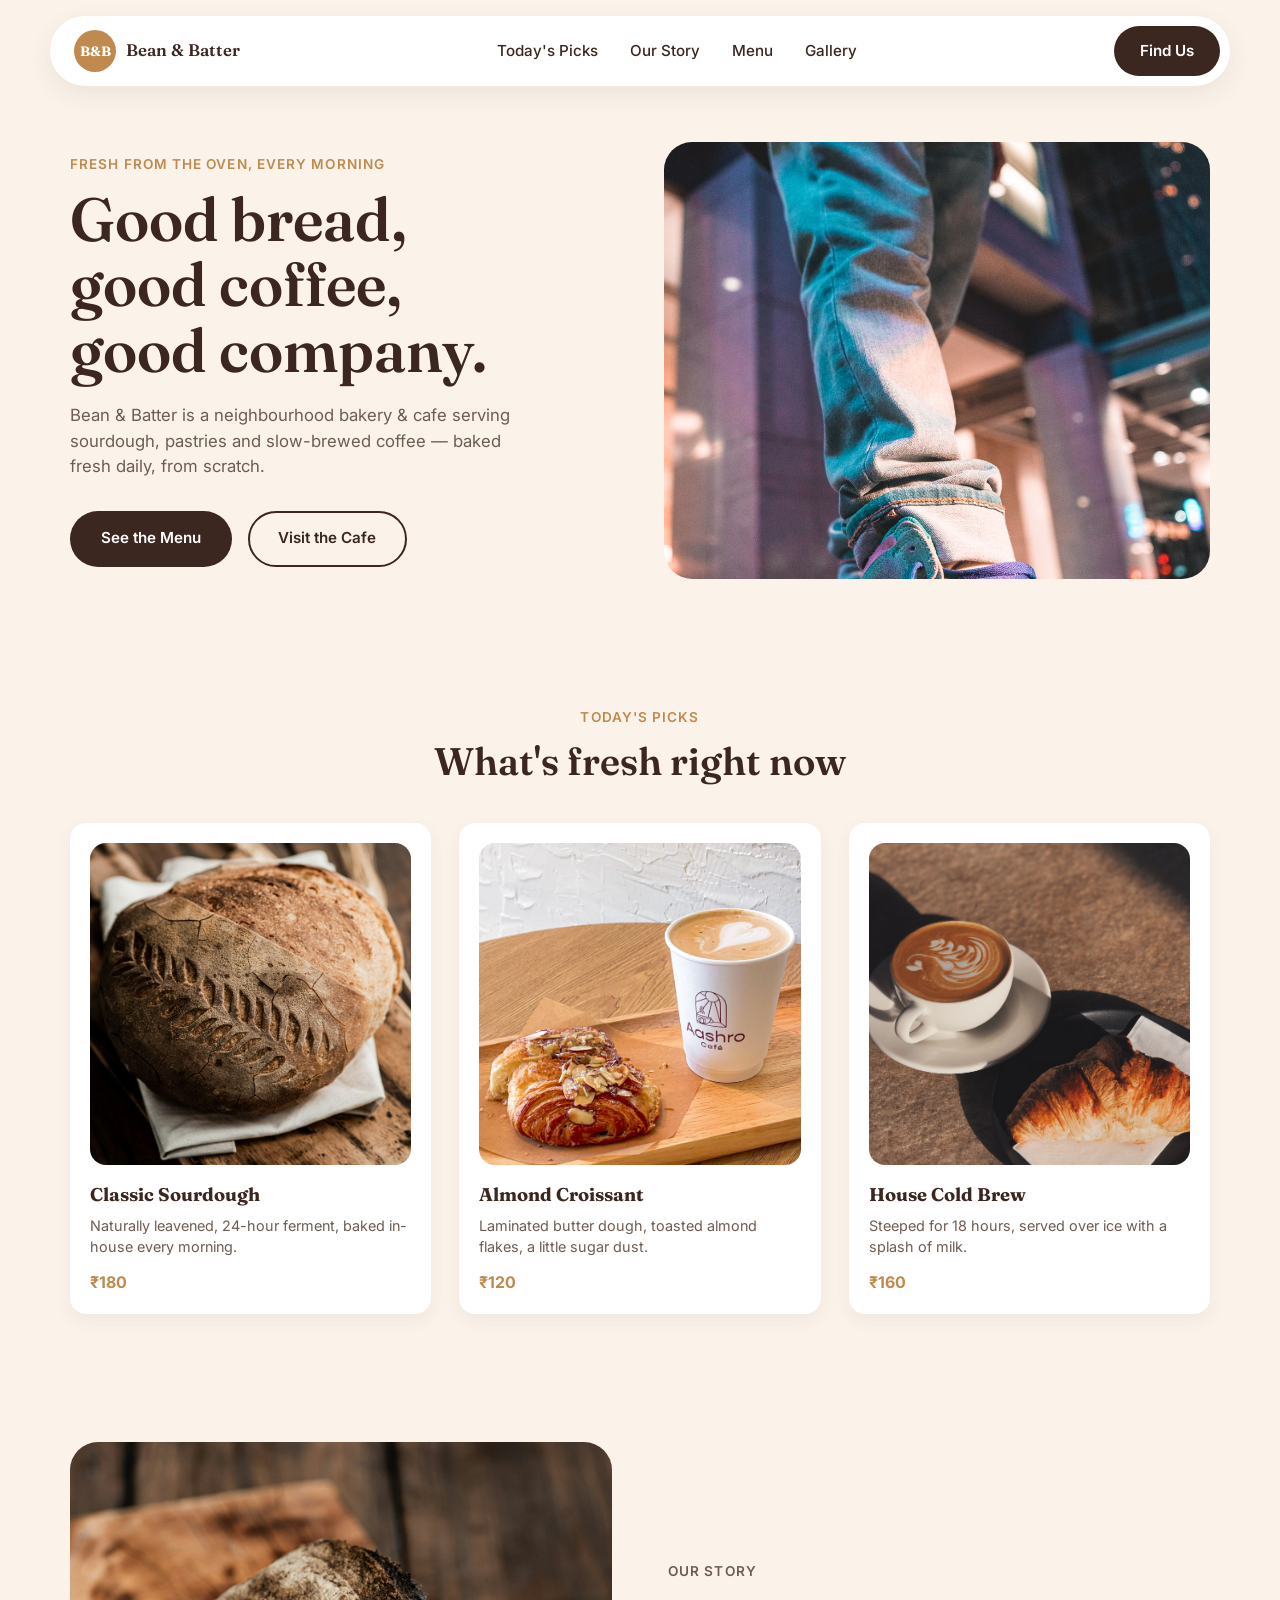
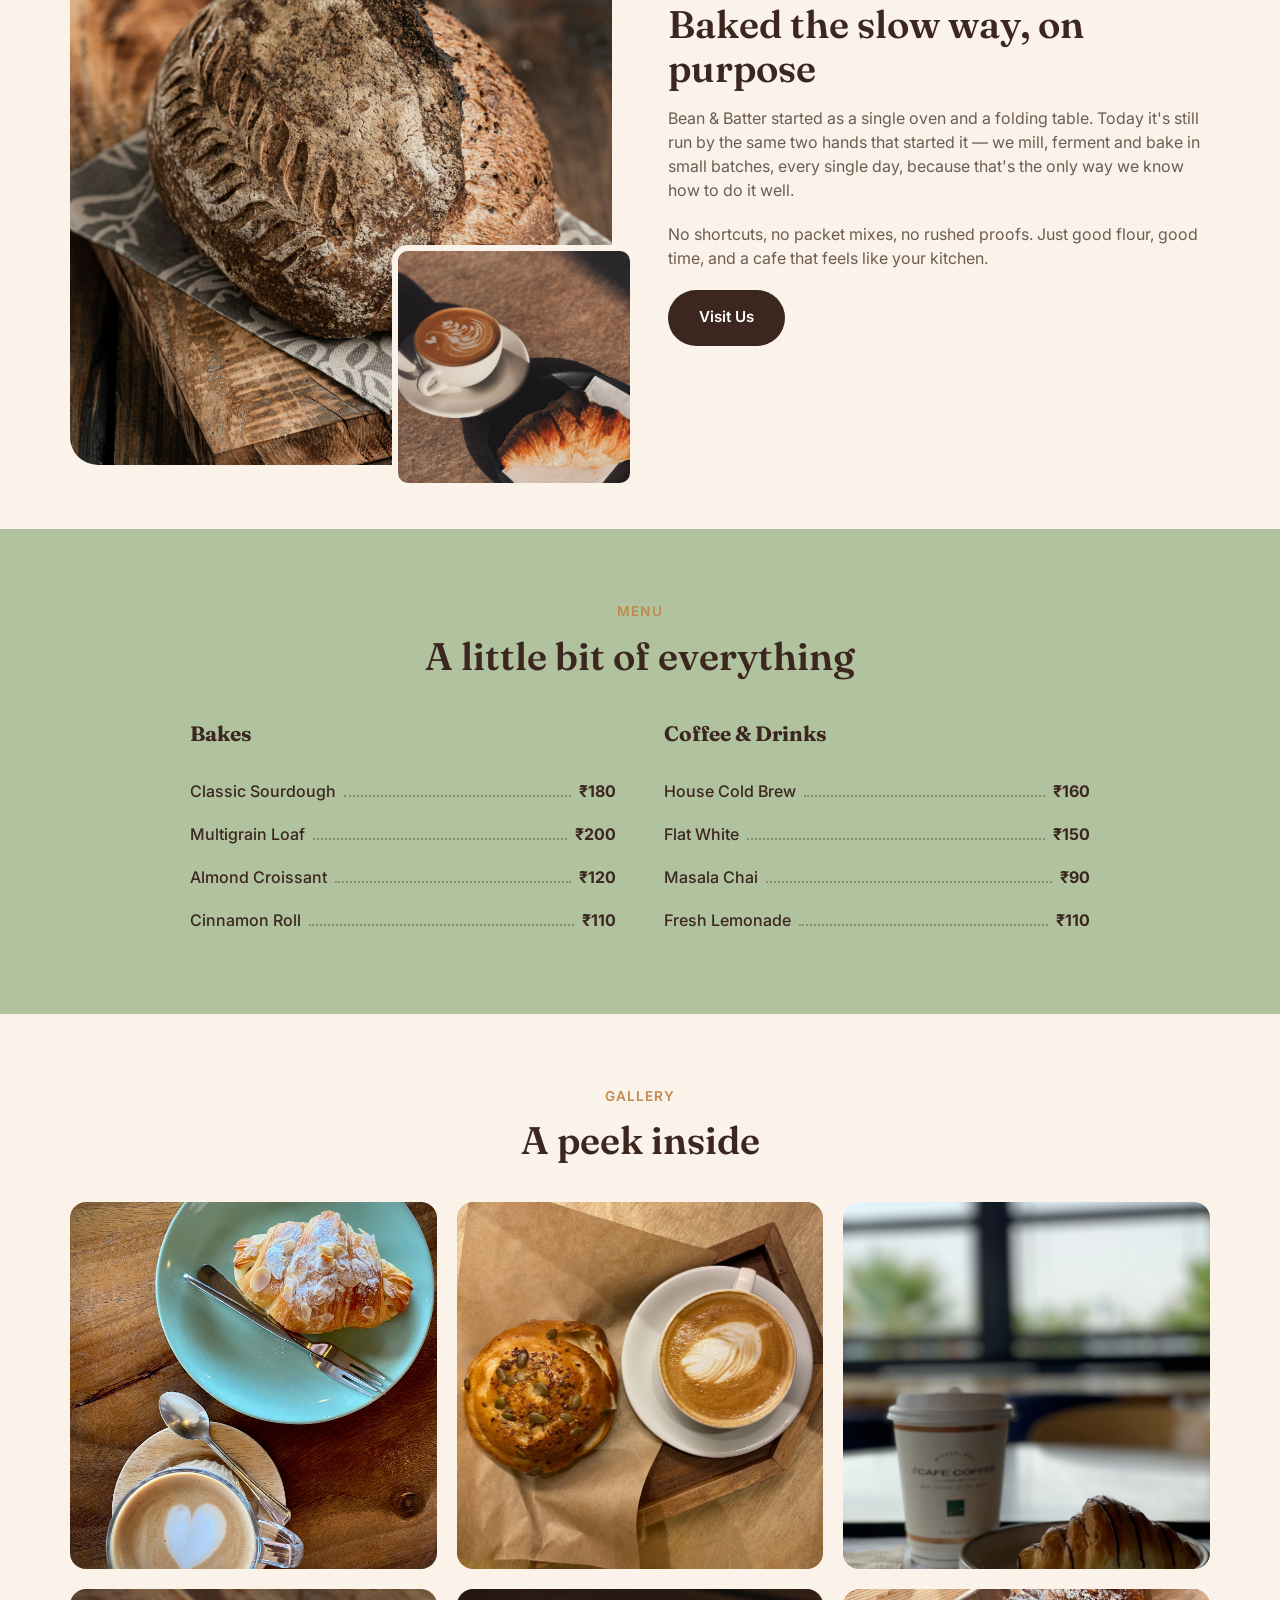
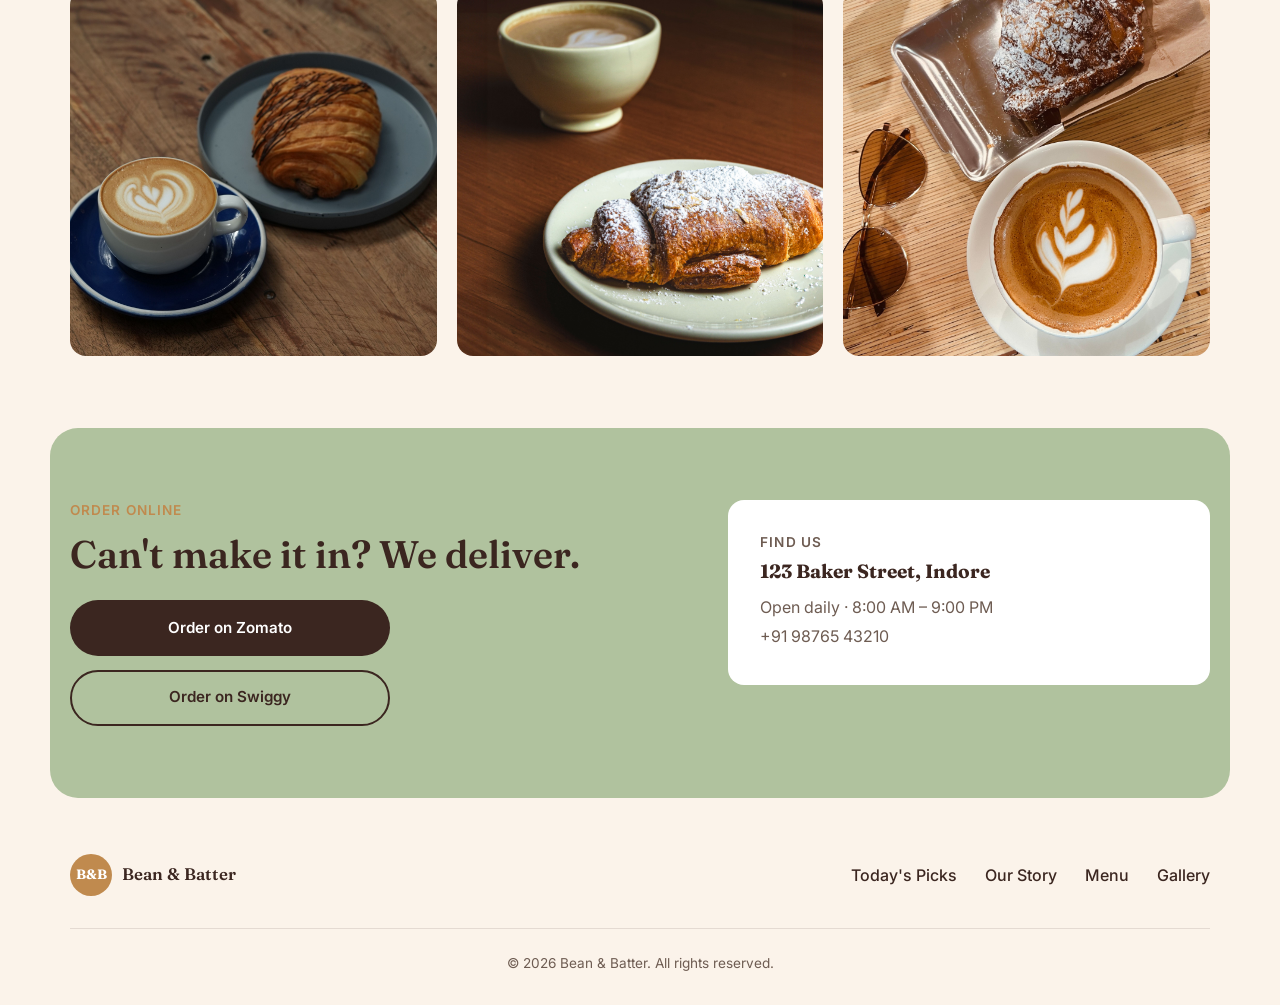
<file: C4/index.html>
<!DOCTYPE html>
<html lang="en">
<head>
<meta charset="UTF-8">
<meta name="viewport" content="width=device-width, initial-scale=1.0">
<title>Bean &amp; Batter — Bakery &amp; Cafe</title>
<meta name="description" content="Bean & Batter — fresh bakes and coffee, made daily.">

<!-- Google Fonts -->
<link rel="preconnect" href="https://fonts.googleapis.com">
<link rel="preconnect" href="https://fonts.gstatic.com" crossorigin>
<link href="https://fonts.googleapis.com/css2?family=Fraunces:opsz,wght@9..144,500;9..144,600;9..144,700&family=Inter:wght@400;500;600&display=swap" rel="stylesheet">

<link rel="stylesheet" href="style.css">
</head>
<body>

<!-- =========================================================
     HOW TO EDIT THIS TEMPLATE
     - All colors / fonts / spacing are set once at the top of style.css
       inside :root { ... }. Change a value there and it updates everywhere.
     - All photos live in /images. Replace the file with your own photo
       but KEEP THE SAME FILE NAME so nothing breaks.
     - Every section below is labelled with a comment.
========================================================= -->

<!-- ============ NAVBAR ============ -->
<header class="navbar-wrap">
  <nav class="navbar" id="navbar">

    <a href="#top" class="logo">
      <span class="logo-badge">B&amp;B</span>
      <span class="logo-text">Bean &amp; Batter</span>
    </a>

    <!-- Desktop links -->
    <ul class="nav-links" id="navLinks">
      <li><a href="#picks">Today's Picks</a></li>
      <li><a href="#story">Our Story</a></li>
      <li><a href="#menu">Menu</a></li>
      <li><a href="#gallery">Gallery</a></li>
    </ul>

    <a href="#find-us" class="btn btn-dark nav-cta">Find Us</a>

    <!-- Hamburger (mobile only) -->
    <button class="hamburger" id="hamburger" aria-label="Open menu" aria-expanded="false" aria-controls="mobileMenu">
      <span></span><span></span><span></span>
    </button>
  </nav>

  <!-- Mobile dropdown menu -->
  <div class="mobile-menu" id="mobileMenu">
    <ul>
      <li><a href="#picks">Today's Picks</a></li>
      <li><a href="#story">Our Story</a></li>
      <li><a href="#menu">Menu</a></li>
      <li><a href="#gallery">Gallery</a></li>
      <li><a href="#find-us" class="btn btn-dark mobile-cta">Find Us</a></li>
    </ul>
  </div>
</header>

<!-- ============ HERO ============ -->
<section class="hero" id="top">
  <div class="hero-inner">
    <p class="eyebrow">Fresh from the oven, every morning</p>
    <h1>Good bread,<br>good coffee,<br>good company.</h1>
    <p class="hero-sub">Bean &amp; Batter is a neighbourhood bakery &amp; cafe serving
      sourdough, pastries and slow-brewed coffee — baked fresh daily, from scratch.</p>
    <div class="hero-actions">
      <a href="#menu" class="btn btn-dark">See the Menu</a>
      <a href="#find-us" class="btn btn-outline">Visit the Cafe</a>
    </div>
  </div>
  <div class="hero-image">
    <img src="images/hero/hero-1.jpg" alt="Fresh bread and coffee at Bean & Batter">
  </div>
</section>

<!-- ============ TODAY'S PICKS ============ -->
<section class="picks" id="picks">
  <p class="eyebrow eyebrow-center">Today's Picks</p>
  <h2 class="section-title center">What's fresh right now</h2>

  <div class="picks-grid">
    <div class="pick-card">
      <img src="images/menu/sourdough.jpg" alt="Sourdough loaf">
      <h3>Classic Sourdough</h3>
      <p>Naturally leavened, 24-hour ferment, baked in-house every morning.</p>
      <span class="price">₹180</span>
    </div>
    <div class="pick-card">
      <img src="images/menu/almond-croissant.jpg" alt="Almond croissant">
      <h3>Almond Croissant</h3>
      <p>Laminated butter dough, toasted almond flakes, a little sugar dust.</p>
      <span class="price">₹120</span>
    </div>
    <div class="pick-card">
      <img src="images/menu/cold-brew.jpg" alt="Cold brew coffee">
      <h3>House Cold Brew</h3>
      <p>Steeped for 18 hours, served over ice with a splash of milk.</p>
      <span class="price">₹160</span>
    </div>
  </div>
</section>

<!-- ============ OUR STORY ============ -->
<section class="story" id="story">
  <div class="story-images">
    <img src="images/story/story.jpg" alt="Baker at work" class="story-img-main">
    <img src="images/story/story-small.jpg" alt="Inside the cafe" class="story-img-small">
  </div>
  <div class="story-content">
    <p class="eyebrow">Our Story</p>
    <h2 class="section-title">Baked the slow way, on purpose</h2>
    <p>Bean &amp; Batter started as a single oven and a folding table.
      Today it's still run by the same two hands that started it —
      we mill, ferment and bake in small batches, every single day,
      because that's the only way we know how to do it well.</p>
    <p>No shortcuts, no packet mixes, no rushed proofs. Just good flour,
      good time, and a cafe that feels like your kitchen.</p>
    <a href="#find-us" class="btn btn-dark">Visit Us</a>
  </div>
</section>

<!-- ============ MENU ============ -->
<section class="menu" id="menu">
  <p class="eyebrow eyebrow-center">Menu</p>
  <h2 class="section-title center">A little bit of everything</h2>

  <div class="menu-columns">
    <div class="menu-col">
      <h3>Bakes</h3>
      <div class="menu-row"><span>Classic Sourdough</span><span class="dots"></span><span>₹180</span></div>
      <div class="menu-row"><span>Multigrain Loaf</span><span class="dots"></span><span>₹200</span></div>
      <div class="menu-row"><span>Almond Croissant</span><span class="dots"></span><span>₹120</span></div>
      <div class="menu-row"><span>Cinnamon Roll</span><span class="dots"></span><span>₹110</span></div>
    </div>
    <div class="menu-col">
      <h3>Coffee &amp; Drinks</h3>
      <div class="menu-row"><span>House Cold Brew</span><span class="dots"></span><span>₹160</span></div>
      <div class="menu-row"><span>Flat White</span><span class="dots"></span><span>₹150</span></div>
      <div class="menu-row"><span>Masala Chai</span><span class="dots"></span><span>₹90</span></div>
      <div class="menu-row"><span>Fresh Lemonade</span><span class="dots"></span><span>₹110</span></div>
    </div>
  </div>
</section>

<!-- ============ GALLERY ============ -->
<section class="gallery" id="gallery">
  <p class="eyebrow eyebrow-center">Gallery</p>
  <h2 class="section-title center">A peek inside</h2>

  <div class="gallery-grid">
    <img src="images/gallery/gallery-1.jpg" alt="Bakery interior with counter">
    <img src="images/gallery/gallery-2.jpg" alt="Fresh sourdough bread">
    <img src="images/gallery/gallery-3.jpg" alt="Cold brew coffee">
    <img src="images/gallery/gallery-4.jpg" alt="Croissant and pastry">
    <img src="images/gallery/gallery-5.jpg" alt="Bread being baked">
    <img src="images/gallery/gallery-6.jpg" alt="Cozy cafe atmosphere">
  </div>
</section>

<!-- ============ ORDER ONLINE ============ -->
<section class="order-online" id="find-us">
  <div class="order-card">
    <p class="eyebrow">Order Online</p>
    <h2 class="section-title">Can't make it in? We deliver.</h2>
    <div class="order-buttons">
      <a href="#" class="btn btn-dark btn-wide">Order on Zomato</a>
      <a href="#" class="btn btn-outline btn-wide">Order on Swiggy</a>
    </div>
  </div>
  <div class="find-card">
    <p class="eyebrow">Find Us</p>
    <h3>123 Baker Street, Indore</h3>
    <p>Open daily · 8:00 AM – 9:00 PM</p>
    <p>+91 98765 43210</p>
  </div>
</section>

<!-- ============ FOOTER ============ -->
<footer class="footer">
  <div class="footer-top">
    <a href="#top" class="logo">
      <span class="logo-badge">B&amp;B</span>
      <span class="logo-text">Bean &amp; Batter</span>
    </a>
    <ul class="footer-links">
      <li><a href="#picks">Today's Picks</a></li>
      <li><a href="#story">Our Story</a></li>
      <li><a href="#menu">Menu</a></li>
      <li><a href="#gallery">Gallery</a></li>
    </ul>
  </div>
  <p class="footer-bottom">© 2026 Bean &amp; Batter. All rights reserved.</p>
</footer>

<script src="script.js"></script>
</body>
</html>
</file>
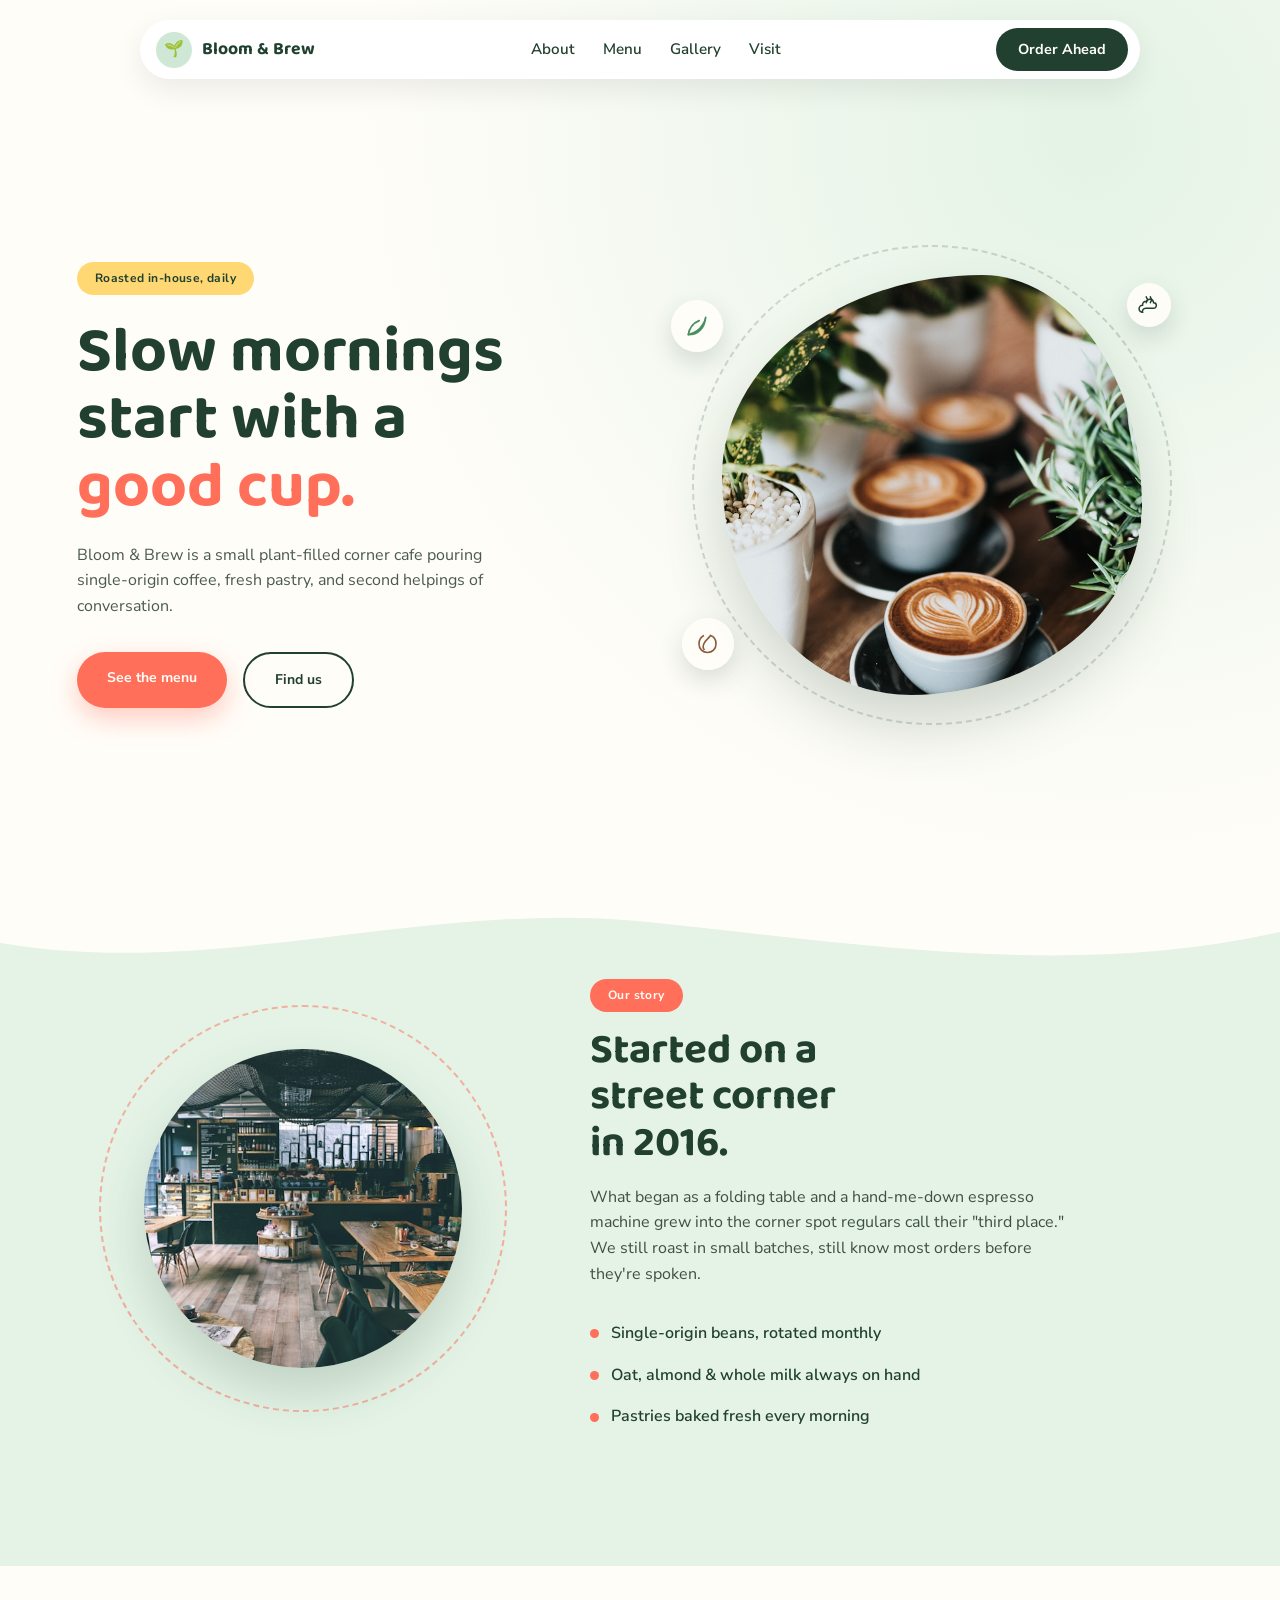
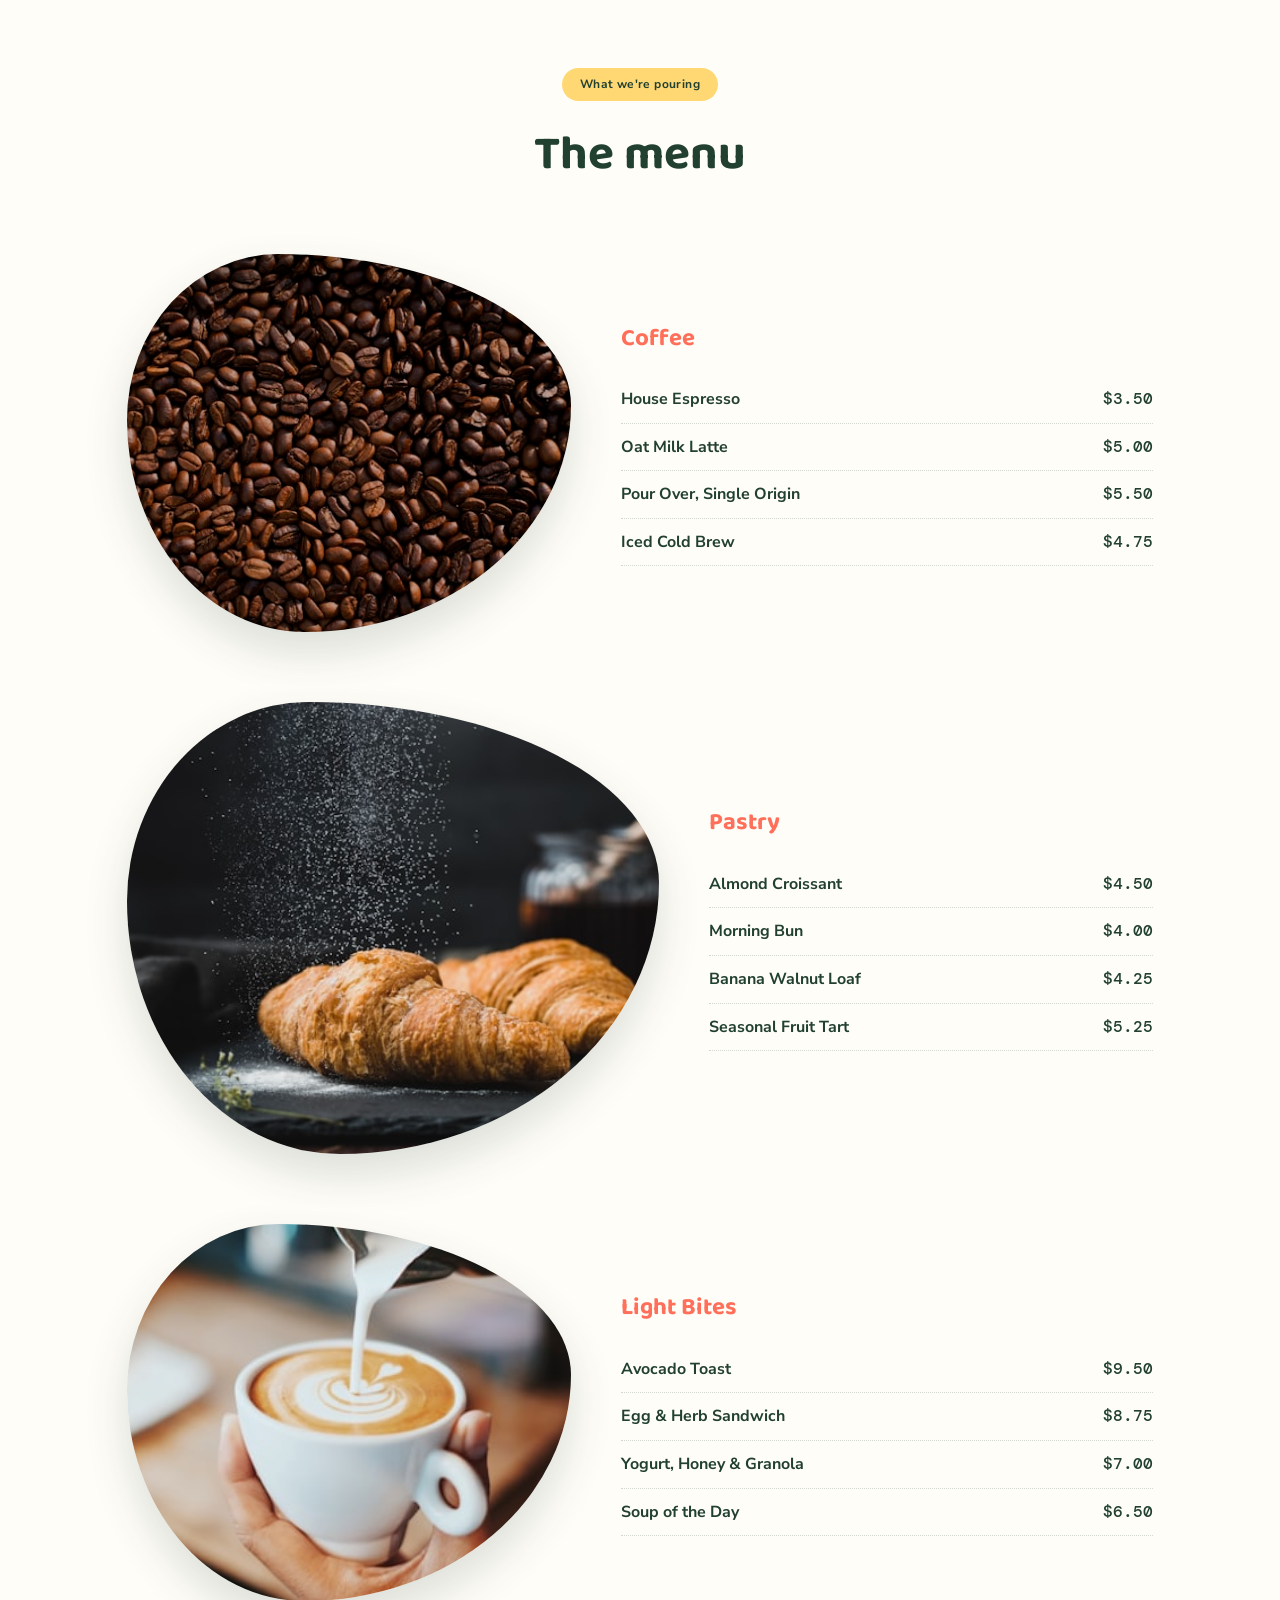
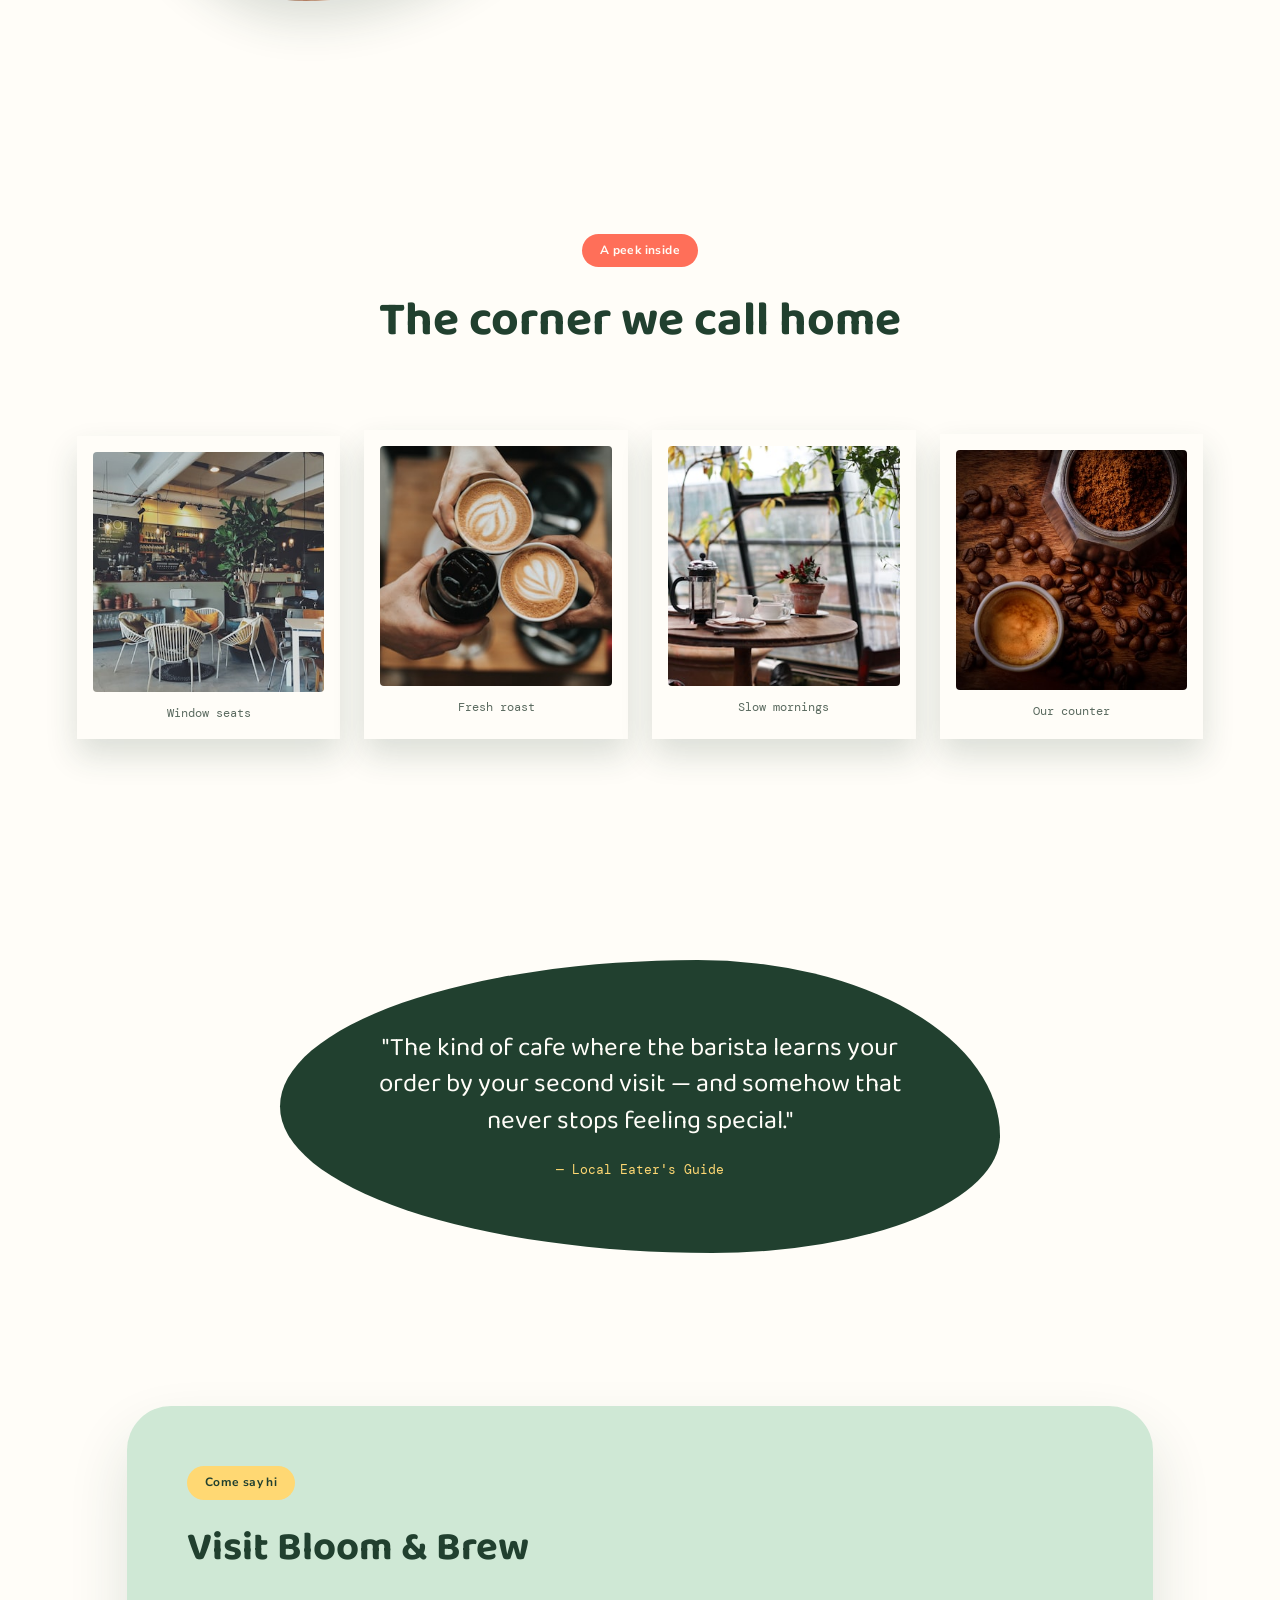
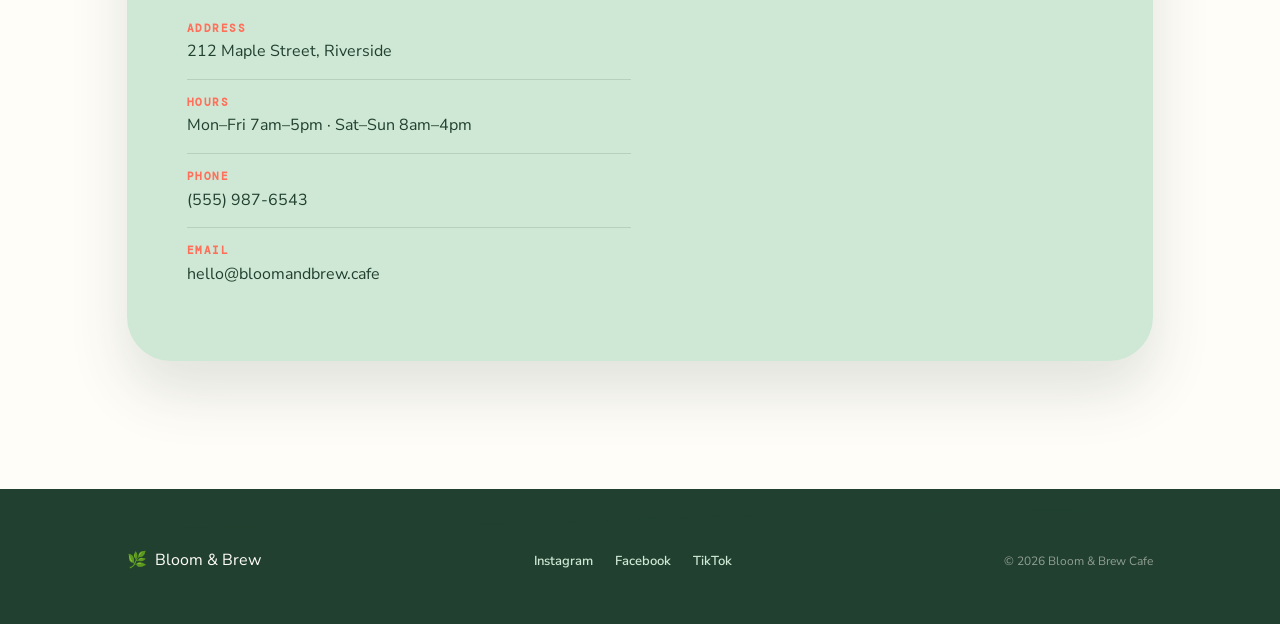
<file: C5/index.html>
<!DOCTYPE html>
<html lang="en">
<head>
<meta charset="UTF-8">
<meta name="viewport" content="width=device-width, initial-scale=1.0">
<title>Bloom & Brew — Neighborhood Cafe</title>
<meta name="description" content="Bloom & Brew — a plant-filled neighborhood cafe serving slow coffee and honest food.">
<link rel="preconnect" href="https://fonts.googleapis.com">
<link rel="preconnect" href="https://fonts.gstatic.com" crossorigin>
<link href="https://fonts.googleapis.com/css2?family=Baloo+2:wght@500;600;700;800&family=Nunito+Sans:wght@400;600;700&family=DM+Mono:wght@400;500&display=swap" rel="stylesheet">
<link rel="stylesheet" href="style.css">
</head>
<body>

<!-- ============ NAVIGATION — FLOATING PILL ============ -->
<header class="navbar-wrapper">
  <nav class="floating-navbar">
    <!-- Brand Logo -->
    <a href="#top" class="nav-brand">
      <span class="logo-icon">🌱</span>
      <span class="brand-name">Bloom & Brew</span>
    </a>

    <!-- Navigation Links -->
    <ul class="nav-links">
      <li><a href="#about">About</a></li>
      <li><a href="#menu">Menu</a></li>
      <li><a href="#gallery">Gallery</a></li>
      <li><a href="#visit">Visit</a></li>
    </ul>

    <!-- CTA Button -->
    <a href="#visit" class="nav-cta">Order Ahead</a>
  </nav>
</header>

<main id="top">

  <!-- ============ HERO — BLOB IMAGE + FLOATING ICONS ============ -->
  <section class="hero">
    <div class="hero-copy">
      <span class="chip">Roasted in-house, daily</span>
      <h1>Slow mornings<br>start with a<br><span class="highlight">good cup.</span></h1>
      <p>Bloom &amp; Brew is a small plant-filled corner cafe pouring single-origin coffee,
        fresh pastry, and second helpings of conversation.</p>
      <div class="hero-actions">
        <a href="#menu" class="btn btn-primary">See the menu</a>
        <a href="#visit" class="btn btn-outline">Find us</a>
      </div>
    </div>
    <div class="hero-visual">
      <div class="blob-frame">
        <img src="images/hero/hero.jpg" alt="Latte art in a ceramic cup">
      </div>
      <span class="float-icon icon-leaf" style="--d:0s;">
        <svg viewBox="0 0 24 24" width="26" height="26" fill="none" stroke="currentColor" stroke-width="1.6" stroke-linecap="round" stroke-linejoin="round"><path d="M4 20c9 0 15-6 16-16 0 0-2 13-16 16z"/><path d="M4 20c1-7 5-11 10-13"/></svg>
      </span>
      <span class="float-icon icon-steam" style="--d:1.2s;">
        <svg viewBox="0 0 24 24" width="22" height="22" fill="none" stroke="currentColor" stroke-width="1.6" stroke-linecap="round"><path d="M9 3c0 1.5 1.4 1.7 1.4 3.2S9 8 9 9.5"/><path d="M13.5 3c0 1.5 1.4 1.7 1.4 3.2S13.5 8 13.5 9.5"/><path d="M5 20a3.5 3.5 0 013.4-4.5H17a3 3 0 100-6 4.2 4.2 0 00-7.8-1.7A4 4 0 005 12.3 3.5 3.5 0 005 20z"/></svg>
      </span>
      <span class="float-icon icon-bean" style="--d:.6s;">
        <svg viewBox="0 0 24 24" width="24" height="24" fill="none" stroke="currentColor" stroke-width="1.6"><path d="M8 3.5C4.5 5 3 8.5 3 12c0 5 3.8 8.5 8.5 8.5S20 17 20 12c0-4-2-7.5-5.5-8.5-2 3-4.5 4-6.5 8-1.2 2.4-1 5 .5 6.5"/></svg>
      </span>
      <div class="hero-circle-deco"></div>
    </div>
  </section>

  <svg class="wave-divider" viewBox="0 0 1440 120" preserveAspectRatio="none"><path d="M0,64 C240,120 480,0 720,32 C960,64 1200,120 1440,48 L1440,120 L0,120 Z"></path></svg>

  <!-- ============ ABOUT — WAVE TOP, CIRCLE PHOTO ============ -->
  <section class="about" id="about">
    <div class="about-grid">
      <div class="about-photo">
        <div class="circle-frame">
          <img src="images/about/barista.jpg" alt="Barista preparing coffee behind the counter">
        </div>
        <div class="dashed-ring"></div>
      </div>
      <div class="about-copy">
        <span class="chip chip-alt">Our story</span>
        <h2>Started on a<br>street corner<br>in 2016.</h2>
        <p>What began as a folding table and a hand-me-down espresso machine
          grew into the corner spot regulars call their "third place." We still
          roast in small batches, still know most orders before they're spoken.</p>
        <ul class="feature-list">
          <li><span class="dot"></span> Single-origin beans, rotated monthly</li>
          <li><span class="dot"></span> Oat, almond &amp; whole milk always on hand</li>
          <li><span class="dot"></span> Pastries baked fresh every morning</li>
        </ul>
      </div>
    </div>
  </section>

  <!-- ============ MENU — ZIGZAG ROWS ============ -->
  <section class="menu" id="menu">
    <div class="menu-head">
      <span class="chip">What we're pouring</span>
      <h2>The menu</h2>
    </div>

    <div class="menu-zigzag">

      <div class="menu-row row-right">
        <div class="menu-row-img"><img src="images/menu/espresso.jpg" alt="Espresso shot"></div>
        <div class="menu-row-list">
          <h3>Coffee</h3>
          <div class="m-item"><span class="m-name">House Espresso</span><span class="m-dots"></span><span class="m-price">$3.50</span></div>
          <div class="m-item"><span class="m-name">Oat Milk Latte</span><span class="m-dots"></span><span class="m-price">$5.00</span></div>
          <div class="m-item"><span class="m-name">Pour Over, Single Origin</span><span class="m-dots"></span><span class="m-price">$5.50</span></div>
          <div class="m-item"><span class="m-name">Iced Cold Brew</span><span class="m-dots"></span><span class="m-price">$4.75</span></div>
        </div>
      </div>

      <div class="menu-row row-left">
        <div class="menu-row-list">
          <h3>Pastry</h3>
          <div class="m-item"><span class="m-name">Almond Croissant</span><span class="m-dots"></span><span class="m-price">$4.50</span></div>
          <div class="m-item"><span class="m-name">Morning Bun</span><span class="m-dots"></span><span class="m-price">$4.00</span></div>
          <div class="m-item"><span class="m-name">Banana Walnut Loaf</span><span class="m-dots"></span><span class="m-price">$4.25</span></div>
          <div class="m-item"><span class="m-name">Seasonal Fruit Tart</span><span class="m-dots"></span><span class="m-price">$5.25</span></div>
        </div>
        <div class="menu-row-img"><img src="images/menu/croissants.jpg" alt="Fresh croissants"></div>
      </div>

      <div class="menu-row row-right">
        <div class="menu-row-img"><img src="images/menu/avocado.jpg" alt="Avocado toast plate"></div>
        <div class="menu-row-list">
          <h3>Light Bites</h3>
          <div class="m-item"><span class="m-name">Avocado Toast</span><span class="m-dots"></span><span class="m-price">$9.50</span></div>
          <div class="m-item"><span class="m-name">Egg &amp; Herb Sandwich</span><span class="m-dots"></span><span class="m-price">$8.75</span></div>
          <div class="m-item"><span class="m-name">Yogurt, Honey &amp; Granola</span><span class="m-dots"></span><span class="m-price">$7.00</span></div>
          <div class="m-item"><span class="m-name">Soup of the Day</span><span class="m-dots"></span><span class="m-price">$6.50</span></div>
        </div>
      </div>

    </div>
  </section>

  <svg class="wave-divider flip" viewBox="0 0 1440 120" preserveAspectRatio="none"><path d="M0,64 C240,120 480,0 720,32 C960,64 1200,120 1440,48 L1440,120 L0,120 Z"></path></svg>

  <!-- ============ GALLERY — SCATTERED POLAROIDS ============ -->
  <section class="gallery" id="gallery">
    <div class="menu-head">
      <span class="chip chip-alt">A peek inside</span>
      <h2>The corner we call home</h2>
    </div>
    <div class="polaroid-field">
      <figure class="polaroid p1"><img src="images/gallery/interior.jpg" alt="Cafe interior seating"><figcaption>Window seats</figcaption></figure>
      <figure class="polaroid p2"><img src="images/gallery/coffee-beans.jpg" alt="Coffee beans close up"><figcaption>Fresh roast</figcaption></figure>
      <figure class="polaroid p3"><img src="images/gallery/coffee-cup.jpg" alt="Coffee cup on wooden table"><figcaption>Slow mornings</figcaption></figure>
      <figure class="polaroid p4"><img src="images/gallery/cafe-counter.jpg" alt="Cafe counter with plants"><figcaption>Our counter</figcaption></figure>
    </div>
  </section>

  <!-- ============ QUOTE — BLOB BACKGROUND ============ -->
  <section class="quote">
    <div class="quote-blob">
      <p>"The kind of cafe where the barista learns your order by your second visit —
        and somehow that never stops feeling special."</p>
      <span>— Local Eater's Guide</span>
    </div>
  </section>

  <!-- ============ VISIT — SPLIT WAVE CARD ============ -->
  <section class="visit" id="visit">
<div class="visit-card">
      <div class="visit-info">
        <span class="chip">Come say hi</span>
        <h2>Visit Bloom & Brew</h2>
        <ul class="info-list">
          <li><strong>Address</strong><span>212 Maple Street, Riverside</span></li>
          <li><strong>Hours</strong><span>Mon–Fri 7am–5pm · Sat–Sun 8am–4pm</span></li>
          <li><strong>Phone</strong><span><a href="tel:+15559876543">(555) 987-6543</a></span></li>
<li><strong>Email</strong><span><a href="mailto:hello@bloomandbrew.cafe">hello@bloomandbrew.cafe</a></span></li>
        </ul>
      </div>
      <div class="visit-map">
        <iframe
          src="https://www.google.com/maps?q=212+Maple+Street,+Riverside&output=embed"
          loading="lazy"
          referrerpolicy="no-referrer-when-downgrade"
          allowfullscreen>
        </iframe>
      </div>
    </section>
</main>

<!-- ============ FOOTER ============ -->
<footer class="site-footer">
  <svg class="wave-divider footer-wave" viewBox="0 0 1440 100" preserveAspectRatio="none"><path d="M0,50 C360,100 1080,0 1440,50 L1440,100 L0,100 Z"></path></svg>
  <div class="footer-inner">
    <div class="footer-brand">
      <span class="logo-blob">🌿</span>
      <span class="logo-text">Bloom &amp; Brew</span>
    </div>
    <div class="footer-social">
      <a href="#" aria-label="Instagram">Instagram</a>
      <a href="#" aria-label="Facebook">Facebook</a>
      <a href="#" aria-label="TikTok">TikTok</a>
    </div>
    <p class="footer-copy">&copy; 2026 Bloom &amp; Brew Cafe</p>
  </div>
</footer>

</body>
</html>
</file>
<file: C1/style.css>
/* ==========================================================================
   Brew & Beans — Redesigned Theme
   Aesthetic: Dark editorial ink bar + warm parchment body + diagonal cuts
   Fonts: Cormorant Garamond (display) + DM Mono (labels) + Lato (body)
   ========================================================================== */
@import url('https://fonts.googleapis.com/css2?family=Cormorant+Garamond:ital,wght@0,300;0,400;0,600;0,700;1,300;1,400&family=DM+Mono:wght@400;500&family=Lato:wght@300;400;700&display=swap');

:root {
    --ink:          #1a1208;
    --espresso:     #2e1a0e;
    --roast:        #7c4b2a;
    --crema:        #c9956b;
    --parchment:    #f5f0e8;
    --milk:         #fdfbf7;
    --text:         #2c2117;
    --muted:        #7a6a5a;
    --white:        #ffffff;
    --font-display: 'Cormorant Garamond', serif;
    --font-mono:    'DM Mono', monospace;
    --font-body:    'Lato', sans-serif;
    --ease:         cubic-bezier(0.22, 1, 0.36, 1);
    --rad:          2px;
}

*, *::before, *::after { box-sizing: border-box; margin: 0; padding: 0; }

html { scroll-behavior: smooth; }

body {
    font-family: var(--font-body);
    color: var(--text);
    background: var(--parchment);
    line-height: 1.65;
    overflow-x: hidden;
}

/* Subtle grain overlay */
body::before {
    content: '';
    position: fixed;
    inset: 0;
    background-image: url("data:image/svg+xml,%3Csvg viewBox='0 0 256 256' xmlns='http://www.w3.org/2000/svg'%3E%3Cfilter id='noise'%3E%3CfeTurbulence type='fractalNoise' baseFrequency='0.9' numOctaves='4' stitchTiles='stitch'/%3E%3C/filter%3E%3Crect width='100%25' height='100%25' filter='url(%23noise)' opacity='0.04'/%3E%3C/svg%3E");
    pointer-events: none;
    z-index: 9999;
    opacity: 0.35;
}

.container {
    width: 100%;
    max-width: 1200px;
    margin: 0 auto;
    padding: 0 24px;
}

img { max-width: 100%; height: auto; display: block; }
.text-center { text-align: center; }
.mt-2 { margin-top: 1.5rem; }
.mt-3 { margin-top: 2.5rem; }

/* ==========================================================================
   Typography
   ========================================================================== */
.display-title {
    font-family: var(--font-display);
    font-size: clamp(2.4rem, 5.5vw, 4.2rem);
    font-weight: 300;
    line-height: 1.08;
    letter-spacing: -0.01em;
    color: var(--ink);
    margin-bottom: 1.2rem;
}

.section-title {
    font-family: var(--font-display);
    font-size: clamp(1.9rem, 3.5vw, 3rem);
    font-weight: 300;
    color: var(--ink);
    line-height: 1.15;
    margin-bottom: 1.2rem;
}

.section-subtitle {
    font-family: var(--font-mono);
    font-size: 0.68rem;
    text-transform: uppercase;
    letter-spacing: 0.2em;
    color: var(--crema);
    font-weight: 500;
    margin-bottom: 0.7rem;
    display: block;
}

/* ==========================================================================
   Buttons
   ========================================================================== */
.btn {
    display: inline-flex;
    align-items: center;
    justify-content: center;
    gap: 8px;
    padding: 0.8rem 1.8rem;
    border-radius: var(--rad);
    font-family: var(--font-mono);
    font-weight: 500;
    font-size: 0.72rem;
    letter-spacing: 0.1em;
    text-transform: uppercase;
    text-decoration: none;
    transition: all 0.28s var(--ease);
    cursor: pointer;
    border: 1.5px solid transparent;
    white-space: nowrap;
}

.btn-primary  { background: var(--ink);    color: var(--white); border-color: var(--ink); }
.btn-primary:hover  { background: var(--roast); border-color: var(--roast); }
.btn-secondary { background: var(--crema); color: var(--white); border-color: var(--crema); }
.btn-secondary:hover { background: var(--roast); border-color: var(--roast); }
.btn-outline  { background: transparent;  color: var(--ink);   border-color: var(--ink); }
.btn-outline:hover  { background: var(--ink); color: var(--white); }

/* ==========================================================================
   Offer Banner
   ========================================================================== */
.offer-banner {
    background: var(--ink);
    color: rgba(255,255,255,0.75);
    padding: 0.5rem 16px;
    font-family: var(--font-mono);
    font-size: 0.68rem;
    letter-spacing: 0.12em;
    border-bottom: 1px solid var(--roast);
    line-height: 1.6;
    display: flex;
    align-items: center;
    justify-content: center;
    gap: 16px;
    flex-wrap: wrap;
}
.offer-banner strong { color: var(--crema); }
.offer-action {
    font-family: var(--font-mono);
    font-size: 0.65rem;
    letter-spacing: 0.1em;
    text-transform: uppercase;
    color: var(--crema);
    text-decoration: none;
    padding: 4px 10px;
    border: 1px solid var(--crema);
    border-radius: var(--rad);
    transition: all 0.2s var(--ease);
    white-space: nowrap;
}
.offer-action:hover {
    background: var(--crema);
    color: var(--ink);
}

/* ==========================================================================
   Navbar — Dark ink bar with pill logo + mono links
   ========================================================================== */
.navbar {
    background: var(--ink);
    position: sticky;
    top: 0;
    z-index: 1000;
    border-bottom: 1px solid rgba(201,149,107,0.15);
}

.nav-container {
    display: flex;
    align-items: center;
    justify-content: space-between;
    height: 64px;
    max-width: 1200px;
    margin: 0 auto;
    padding: 0 24px;
}

/* Logo as pill badge */
.logo {
    font-family: var(--font-display);
    font-size: 1.05rem;
    font-weight: 600;
    font-style: italic;
    color: var(--white);
    text-decoration: none;
    letter-spacing: 0.02em;
    background: rgba(201,149,107,0.18);
    border: 1px solid rgba(201,149,107,0.35);
    padding: 0.35rem 1rem;
    border-radius: 100px;
    display: flex;
    align-items: center;
    gap: 7px;
    transition: all 0.25s var(--ease);
    flex-shrink: 0;
}
.logo:hover { background: rgba(201,149,107,0.3); }
.logo i { font-size: 0.85rem; color: var(--crema); }

.nav-menu {
    display: flex;
    gap: 28px;
    align-items: center;
}

.nav-menu a {
    font-family: var(--font-mono);
    font-size: 0.68rem;
    letter-spacing: 0.12em;
    text-transform: uppercase;
    text-decoration: none;
    color: rgba(255,255,255,0.55);
    transition: color 0.22s;
    white-space: nowrap;
}
.nav-menu a:hover { color: var(--crema); }

.nav-actions .btn-primary {
    background: var(--crema);
    border-color: var(--crema);
    color: var(--ink);
    font-size: 0.68rem;
    padding: 0.55rem 1.2rem;
}
.nav-cta-mobile { display: none; }
.nav-cta-desktop { display: inline-flex; }

.mobile-menu-toggle {
    display: none;
    background: none;
    border: 1px solid rgba(255,255,255,0.2);
    border-radius: var(--rad);
    color: var(--white);
    font-size: 1.1rem;
    cursor: pointer;
    padding: 6px 10px;
    transition: border-color 0.2s;
}
.mobile-menu-toggle:hover { border-color: var(--crema); color: var(--crema); }

/* ==========================================================================
   Hero
   ========================================================================== */
.hero {
    padding: 80px 0 100px;
    position: relative;
    overflow: hidden;
}

/* Diagonal bottom cut */
.hero::after {
    content: '';
    position: absolute;
    bottom: -2px;
    left: 0; right: 0;
    height: 80px;
    background: var(--milk);
    clip-path: polygon(0 100%, 100% 0, 100% 100%);
}

.hero-grid {
    display: grid;
    grid-template-columns: 1.15fr 0.85fr;
    align-items: center;
    gap: 55px;
}

.tagline {
    font-size: 1rem;
    color: var(--muted);
    margin-bottom: 2rem;
    line-height: 1.75;
    font-weight: 300;
}

.hero-cta-group {
    display: flex;
    flex-wrap: wrap;
    gap: 12px;
    align-items: center;
}

.hero-utility {
    display: flex;
    gap: 16px;
    margin-left: auto;
}
.hero-utility a {
    display: flex;
    align-items: center;
    justify-content: center;
    width: 44px;
    height: 44px;
    border-radius: var(--rad);
    background: rgba(201,149,107,0.12);
    color: var(--roast);
    font-size: 1.1rem;
    text-decoration: none;
    transition: all 0.2s var(--ease);
    border: 1px solid rgba(201,149,107,0.2);
}
.hero-utility a:hover {
    background: var(--crema);
    color: var(--ink);
    border-color: var(--crema);
}

/* Mono tag above hero */
.hero-content .section-subtitle {
    display: inline-flex;
    align-items: center;
    gap: 8px;
}
.hero-content .section-subtitle::before {
    content: '';
    display: inline-block;
    width: 28px;
    height: 1px;
    background: var(--crema);
}

.hero-images {
    display: flex;
    gap: 18px;
    justify-content: center;
    align-items: flex-start;
}

.hero-img-wrapper {
    width: 48%;
    border-radius: 120px 120px 0 0;
    overflow: hidden;
    box-shadow: 0 20px 60px rgba(26,18,8,0.18);
}

.hero-img-wrapper img {
    width: 100%;
    height: 360px;
    object-fit: cover;
    transition: transform 0.6s var(--ease);
}
.hero-img-wrapper:hover img { transform: scale(1.04); }

.left-bowl { margin-top: 44px; }

/* ==========================================================================
   Trust Section — light milk bg
   ========================================================================== */
.trust-section {
    background: var(--milk);
    padding: 65px 0 75px;
    position: relative;
    z-index: 1;
}

/* Diagonal top cut continuation */
.trust-section::before {
    content: '';
    position: absolute;
    top: -2px; left: 0; right: 0;
    height: 80px;
    background: var(--parchment);
    clip-path: polygon(0 0, 100% 100%, 0 100%);
    z-index: -1;
}

.trust-grid {
    display: grid;
    grid-template-columns: repeat(4, 1fr);
    gap: 24px;
    text-align: center;
}

.trust-card {
    background: transparent;
    padding: 0;
    transition: opacity 0.25s;
}
.trust-card:hover { opacity: 0.7; }

.trust-icon {
    font-size: 1.8rem;
    color: var(--crema);
    margin-bottom: 10px;
    display: block;
    opacity: 0.8;
}

.trust-card h3 {
    font-family: var(--font-display);
    font-size: 1rem;
    font-weight: 500;
    margin-bottom: 6px;
    color: var(--espresso);
}

.trust-card p {
    font-size: 0.78rem;
    color: var(--muted);
    line-height: 1.5;
}

/* ==========================================================================
   About
   ========================================================================== */
.about-section { padding: 95px 0; background: var(--parchment); }

.about-grid {
    display: grid;
    grid-template-columns: 1fr 1fr;
    gap: 65px;
    align-items: center;
}

.about-image { position: relative; }

.about-image img {
    border-radius: 6px;
    width: 100%;
    max-height: 510px;
    object-fit: cover;
    box-shadow: 0 24px 64px rgba(26,18,8,0.12);
}

/* Decorative corner bracket */
.about-image::before {
    content: '';
    position: absolute;
    top: -12px; left: -12px;
    width: 60px; height: 60px;
    border-top: 2px solid var(--crema);
    border-left: 2px solid var(--crema);
    border-radius: 2px 0 0 0;
}

.chef-quote {
    font-family: var(--font-display);
    font-style: italic;
    font-size: 1.2rem;
    font-weight: 300;
    border-left: 2px solid var(--crema);
    padding-left: 20px;
    margin: 1.8rem 0;
    color: var(--roast);
    line-height: 1.55;
}

.why-choose-us h4 {
    font-family: var(--font-mono);
    font-size: 0.7rem;
    letter-spacing: 0.18em;
    text-transform: uppercase;
    color: var(--muted);
    margin-bottom: 14px;
}

.why-choose-us ul { list-style: none; }
.why-choose-us li {
    display: flex;
    align-items: flex-start;
    gap: 10px;
    margin-bottom: 10px;
    font-size: 0.9rem;
    color: var(--text);
}
.why-choose-us li i { color: var(--crema); font-size: 0.8rem; margin-top: 4px; flex-shrink: 0; }

/* ==========================================================================
   Best Sellers
   ========================================================================== */
.best-sellers { background: var(--milk); padding: 95px 0; }

.dish-grid {
    display: grid;
    grid-template-columns: repeat(3, 1fr);
    gap: 24px;
    margin-top: 48px;
}

.dish-card {
    background: var(--white);
    border-radius: 4px;
    overflow: hidden;
    border: 1px solid rgba(124,75,42,0.08);
    transition: transform 0.3s var(--ease), box-shadow 0.3s var(--ease);
}
.dish-card:hover {
    transform: translateY(-6px);
    box-shadow: 0 20px 50px rgba(26,18,8,0.1);
}

.dish-img img {
    width: 100%;
    height: 220px;
    object-fit: cover;
    transition: transform 0.5s var(--ease);
}
.dish-card:hover .dish-img img { transform: scale(1.04); }

.dish-info { padding: 22px 20px; }
.dish-info h3 {
    font-family: var(--font-display);
    font-size: 1.2rem;
    font-weight: 400;
    color: var(--espresso);
    margin-bottom: 7px;
}
.dish-info p {
    font-size: 0.82rem;
    color: var(--muted);
    margin-bottom: 16px;
    line-height: 1.55;
    min-height: 40px;
}
.dish-info .price {
    font-family: var(--font-mono);
    font-size: 0.85rem;
    font-weight: 500;
    color: var(--espresso);
    background: rgba(201,149,107,0.12);
    border: 1px solid rgba(201,149,107,0.25);
    padding: 3px 10px;
    border-radius: 100px;
    display: inline-block;
}

.menu-actions-box {
    margin-top: 48px;
    display: flex;
    justify-content: center;
    gap: 16px;
    flex-wrap: wrap;
}

/* ==========================================================================
   Order Online — dark espresso band
   ========================================================================== */
.order-online {
    background: var(--espresso);
    padding: 90px 0;
    position: relative;
    overflow: hidden;
}

.order-online::before {
    content: '';
    position: absolute;
    inset: 0;
    background: repeating-linear-gradient(
        -45deg,
        transparent,
        transparent 30px,
        rgba(255,255,255,0.012) 30px,
        rgba(255,255,255,0.012) 31px
    );
}

.order-online .section-subtitle { color: var(--crema); }
.order-online .section-title    { color: var(--white); }

.order-desc {
    max-width: 560px;
    margin: 0 auto 44px;
    color: rgba(255,255,255,0.5);
    font-size: 0.9rem;
    position: relative;
}

.order-platforms-grid {
    display: grid;
    grid-template-columns: repeat(3, 1fr);
    gap: 14px;
    max-width: 1000px;
    margin: 0 auto;
    position: relative;
}

.platform-btn {
    display: flex;
    align-items: center;
    justify-content: center;
    gap: 9px;
    padding: 1rem 0.8rem;
    border-radius: var(--rad);
    color: var(--white);
    font-family: var(--font-mono);
    font-size: 0.7rem;
    font-weight: 500;
    letter-spacing: 0.08em;
    text-transform: uppercase;
    text-decoration: none;
    transition: all 0.28s var(--ease);
}
.platform-btn:hover { transform: translateY(-3px); filter: brightness(1.1); }
.platform-btn i { font-size: 1rem; }

.zomato   { background: #cb202d; }
.swiggy   { background: #fc8019; }
.whatsapp { background: #25d366; }
.call     { background: rgba(255,255,255,0.12); border: 1px solid rgba(255,255,255,0.2); }
.call:hover { background: rgba(255,255,255,0.2); }

/* ==========================================================================
   Gallery
   ========================================================================== */
.gallery-section { padding: 95px 0; background: var(--parchment); }

.gallery-grid {
    display: grid;
    grid-template-columns: repeat(3, 1fr);
    gap: 12px;
    margin-top: 44px;
}

.gallery-item {
    border-radius: 4px;
    overflow: hidden;
    height: 255px;
    position: relative;
}
.gallery-item::after {
    content: '';
    position: absolute;
    inset: 0;
    background: linear-gradient(to top, rgba(26,18,8,0.3) 0%, transparent 50%);
    opacity: 0;
    transition: opacity 0.3s;
}
.gallery-item:hover::after { opacity: 1; }

.gallery-item img {
    width: 100%;
    height: 100%;
    object-fit: cover;
    transition: transform 0.5s var(--ease);
}
.gallery-item:hover img { transform: scale(1.05); }

/* ==========================================================================
   Reviews
   ========================================================================== */
.reviews-section { padding: 95px 0; background: var(--milk); }

.overall-rating { margin: 14px 0 26px; }

.rating-num {
    font-family: var(--font-display);
    font-size: 3.5rem;
    font-weight: 300;
    color: var(--espresso);
    display: block;
    line-height: 1;
}

.overall-rating .stars,
.review-card .stars { color: #d4920a; margin: 6px 0; font-size: 0.85rem; }
.rating-count { font-size: 0.8rem; color: var(--muted); font-family: var(--font-mono); letter-spacing: 0.05em; }

.reviews-grid {
    display: grid;
    grid-template-columns: repeat(3, 1fr);
    gap: 20px;
}

.review-card {
    background: var(--white);
    padding: 28px 24px;
    border-radius: 4px;
    border: 1px solid rgba(124,75,42,0.08);
    transition: box-shadow 0.3s;
}
.review-card:hover { box-shadow: 0 12px 40px rgba(26,18,8,0.07); }

.reviewer-meta { margin-bottom: 10px; }
.reviewer-info h4 { font-family: var(--font-display); font-size: 1rem; font-weight: 600; color: var(--espresso); }
.reviewer-info span { font-family: var(--font-mono); font-size: 0.65rem; letter-spacing: 0.08em; color: var(--muted); }
.review-text { font-size: 0.88rem; margin-top: 10px; font-style: italic; color: var(--text); line-height: 1.65; }

/* ==========================================================================
   Location
   ========================================================================== */
.location-section { background: var(--parchment); padding: 80px 0; }

.location-grid {
    display: grid;
    grid-template-columns: 1.2fr 0.8fr;
    gap: 48px;
    align-items: center;
}

.map-container {
    border-radius: 6px;
    overflow: hidden;
    box-shadow: 0 16px 48px rgba(26,18,8,0.1);
    border: 1px solid rgba(124,75,42,0.1);
}

.location-info h3 {
    font-family: var(--font-display);
    font-size: 1.9rem;
    font-weight: 300;
    color: var(--ink);
    margin-bottom: 16px;
}
.address { margin-bottom: 22px; font-size: 0.92rem; line-height: 1.65; }
.hours h4 { font-family: var(--font-mono); font-size: 0.7rem; letter-spacing: 0.15em; text-transform: uppercase; color: var(--muted); margin-bottom: 8px; }
.hours p  { font-size: 0.88rem; color: var(--muted); margin-bottom: 4px; }

/* ==========================================================================
   Contact
   ========================================================================== */
.contact-section { padding: 95px 0; background: var(--milk); }

.contact-grid {
    display: grid;
    grid-template-columns: 0.9fr 1.1fr;
    gap: 60px;
}

.contact-card h3 {
    font-family: var(--font-display);
    font-size: 2.2rem;
    font-weight: 300;
    color: var(--ink);
    margin-bottom: 12px;
    font-style: italic;
}

.contact-links { margin: 24px 0; }
.contact-links a {
    display: flex;
    align-items: center;
    gap: 12px;
    text-decoration: none;
    color: var(--text);
    margin-bottom: 15px;
    font-size: 0.92rem;
    transition: color 0.2s;
}
.contact-links a i { color: var(--crema); width: 16px; text-align: center; }
.contact-links a:hover { color: var(--roast); }

.social-icons { display: flex; gap: 10px; flex-wrap: wrap; }
.social-icons a {
    display: flex;
    align-items: center;
    justify-content: center;
    width: 40px; height: 40px;
    background: var(--ink);
    color: var(--white);
    border-radius: var(--rad);
    text-decoration: none;
    font-size: 0.9rem;
    transition: background 0.22s;
}
.social-icons a:hover { background: var(--crema); }

.final-cta-card {
    background: var(--espresso);
    padding: 44px 38px;
    border-radius: 6px;
    position: relative;
    overflow: hidden;
}
.final-cta-card::before {
    content: '';
    position: absolute;
    top: -40px; right: -40px;
    width: 160px; height: 160px;
    border-radius: 50%;
    background: rgba(201,149,107,0.08);
}

.final-cta-card .display-title { color: var(--white); font-size: clamp(1.7rem, 3vw, 2.5rem); }
.final-cta-card p { color: rgba(255,255,255,0.5); margin-bottom: 28px; font-size: 0.88rem; }
.final-cta-card .platform-btn { width: 100%; justify-content: center; }

/* ==========================================================================
   Footer
   ========================================================================== */
.main-footer {
    background: var(--ink);
    color: rgba(255,255,255,0.45);
    padding: 50px 20px;
    text-align: center;
    border-top: 1px solid rgba(201,149,107,0.2);
}

.footer-logo {
    font-family: var(--font-display);
    font-style: italic;
    font-size: 2rem;
    font-weight: 300;
    color: var(--white);
    margin-bottom: 10px;
    display: flex;
    align-items: center;
    justify-content: center;
    gap: 8px;
}
.footer-logo i { color: var(--crema); font-size: 1.3rem; }
.footer-meta  { font-family: var(--font-mono); font-size: 0.68rem; letter-spacing: 0.1em; margin-bottom: 14px; }
.copyright    { font-family: var(--font-mono); font-size: 0.6rem; letter-spacing: 0.08em; color: rgba(255,255,255,0.22); }

/* ==========================================================================
   RESPONSIVE BREAKPOINTS
   ========================================================================== */

/* Large tablet */
@media (max-width: 1024px) {
    .trust-grid { grid-template-columns: repeat(2, 1fr); }
    .dish-grid  { grid-template-columns: repeat(2, 1fr); gap: 18px; }
    .order-platforms-grid { grid-template-columns: repeat(2, 1fr); }
    .reviews-grid { grid-template-columns: repeat(2, 1fr); }
    .gallery-grid { grid-template-columns: repeat(2, 1fr); }
    .about-grid  { gap: 44px; }
}

/* Tablet — collapse navbar */
@media (max-width: 900px) {
    .nav-menu, .nav-actions .nav-cta-desktop { display: none; }
    .mobile-menu-toggle { display: block; }

    .hero-grid, .about-grid, .location-grid, .contact-grid {
        grid-template-columns: 1fr;
        gap: 40px;
    }
    .hero-content { text-align: center; }
    .hero-content .section-subtitle { justify-content: center; }
    .hero-cta-group { justify-content: center; }
    .hero-images { max-width: 460px; margin: 0 auto; }
    .hero::after { height: 50px; }
    .trust-section::before { height: 50px; }
    .about-image::before { display: none; }
    .contact-grid { gap: 36px; }
}

/* Mobile */
@media (max-width: 768px) {
    .order-platforms-grid {
        display: flex;
        flex-direction: column;
        align-items: center;
        gap: 10px;
    }
    .platform-btn { width: 100%; }
}

@media (max-width: 640px) {
    .container { padding: 0 16px; }
    .offer-banner { font-size: 0.63rem; padding: 0.45rem 12px; }

    .nav-container { height: 56px; padding: 0 16px; }
    .logo { font-size: 0.92rem; padding: 0.28rem 0.8rem; }

    .nav-menu {
        display: none;
        flex-direction: column;
        align-items: stretch;
        position: absolute;
        top: 56px; left: 0; width: 100%;
        background: var(--ink);
        padding: 20px 0;
        border-bottom: 1px solid rgba(201,149,107,0.2);
        text-align: center; gap: 0; z-index: 999;
    }
    .nav-menu.active { display: flex; }
    .nav-menu a { display: block; width: 100%; font-size: 0.72rem; padding: 12px 16px; }
    .nav-menu .nav-cta-mobile {
        display: flex;
        align-items: center;
        justify-content: center;
        width: 100%;
        padding: 0.8rem 1.8rem;
        margin-top: 8px;
        box-sizing: border-box;
    }
    .nav-cta-desktop { display: none; }

    .hero { padding: 44px 0 45px; }
    .hero::after { height: 45px; }
    .trust-section::before { height: 45px; }

    .hero-images { gap: 10px; max-width: 300px; }
    .hero-img-wrapper img { height: 190px; }
    .left-bowl { margin-top: 22px; }

    .hero-cta-group { flex-direction: column; align-items: stretch; gap: 10px; }
    .hero-cta-group .btn { width: 100%; justify-content: center; }
    .hero-utility { margin-left: 0; justify-content: center; width: 100%; }
    .hero-utility a { width: 48px; height: 48px; }

    .trust-section { padding: 55px 0 65px; }
    .trust-grid { grid-template-columns: 1fr 1fr; gap: 16px; }

    .about-section { padding: 60px 0; }
    .about-image img { max-height: 270px; }

    .best-sellers { padding: 60px 0; }
    .dish-grid { grid-template-columns: 1fr; gap: 16px; margin-top: 28px; }
    .dish-img img { height: 200px; }
    .dish-info { padding: 18px 16px; }
    .menu-actions-box { flex-direction: column; align-items: stretch; gap: 10px; margin-top: 28px; }
    .menu-actions-box .btn { width: 100%; justify-content: center; }

    .order-online { padding: 60px 0; }
    .order-desc { margin: 0 auto 28px; }
    .order-platforms-grid { grid-template-columns: 1fr 1fr; gap: 10px; }
    .platform-btn { padding: 0.9rem 0.5rem; font-size: 0.65rem; gap: 6px; }
    .platform-btn i { font-size: 0.9rem; }

    .gallery-section { padding: 60px 0; }
    .gallery-grid { grid-template-columns: 1fr 1fr; gap: 8px; }
    .gallery-item { height: 145px; }

    .reviews-section { padding: 60px 0; }
    .reviews-grid { grid-template-columns: 1fr; gap: 14px; }
    .review-card { padding: 22px 18px; }

    .location-section { padding: 60px 0; }
    .location-grid { gap: 28px; }

.contact-section { padding: 60px 0; }
    .contact-grid { gap: 32px; }
    .final-cta-card { padding: 28px 20px; }

    .main-footer { padding: 36px 16px; }
}

/* Very small phones */
@media (max-width: 380px) {
    .hero-images { display: none; }
    .trust-grid  { grid-template-columns: 1fr; }
    .order-platforms-grid { grid-template-columns: 1fr; }
    .gallery-grid { grid-template-columns: 1fr; }
    .gallery-item { height: 200px; }
    .display-title { font-size: 2rem; }
}

/* ==========================================================================
   Scroll reveal animation
   ========================================================================== */
@keyframes fadeUp {
    from { opacity: 0; transform: translateY(22px); }
    to   { opacity: 1; transform: translateY(0); }
}

.hero-content  { animation: fadeUp 0.7s var(--ease) both; }
.hero-images   { animation: fadeUp 0.7s 0.15s var(--ease) both; }
.dish-card     { animation: fadeUp 0.5s var(--ease) both; }
.dish-card:nth-child(2) { animation-delay: 0.07s; }
.dish-card:nth-child(3) { animation-delay: 0.14s; }
.dish-card:nth-child(4) { animation-delay: 0.21s; }
.dish-card:nth-child(5) { animation-delay: 0.28s; }
.dish-card:nth-child(6) { animation-delay: 0.35s; }
</file>
<file: C3/style.css>
/* ==========================================================================
   2D COMIC GRAPHIC SKIN: Strong Black Ink Outlines & Flat Matte Whites
   ========================================================================== */
:root {
    --ink-black: #000000;
    --paper-white: #ffffff;
    --sketch-cream: #f6f6f6;
    --accent-yellow: #fff200;
    --font-handdrawn: 'Architects Daughter', cursive;
    --font-sans: 'Plus Jakarta Sans', sans-serif;
    --sketch-border: 4px solid #000000;
    --thin-border: 2px solid #000000;
}

*, *::before, *::after {
    margin: 0;
    padding: 0;
    box-sizing: border-box;
}

html { scroll-behavior: smooth; }

body {
    font-family: var(--font-sans);
    background-color: var(--paper-white);
    color: var(--ink-black);
    line-height: 1.6;
    overflow-x: hidden;
}

.container {
    width: 100%;
    max-width: 1140px;
    margin: 0 auto;
    padding: 0 20px;
}

.text-center { text-align: center; }
.mt-2 { margin-top: 1.5rem; }
.mt-3 { margin-top: 2.5rem; }

/* Typography */
.section-heading {
    font-family: var(--font-handdrawn);
    font-size: clamp(1.8rem, 5vw, 3rem);
    font-weight: 800;
    text-transform: uppercase;
    margin-bottom: 0.5rem;
    line-height: 1.2;
}

.section-subtext {
    font-size: 1rem;
    color: var(--ink-black);
    margin-bottom: 3rem;
    font-weight: 500;
}

/* ==========================================================================
   Buttons
   ========================================================================== */
.btn {
    display: inline-flex;
    align-items: center;
    gap: 8px;
    padding: 0.75rem 1.6rem;
    font-weight: 800;
    text-transform: uppercase;
    font-size: 0.85rem;
    text-decoration: none;
    border: var(--sketch-border);
    background-color: var(--paper-white);
    color: var(--ink-black);
    box-shadow: 4px 4px 0px #000;
    transition: all 0.12s ease-in-out;
    white-space: nowrap;
    cursor: pointer;
}
.btn:hover  { transform: translate(-2px,-2px); box-shadow: 6px 6px 0px #000; }
.btn:active { transform: translate(2px,2px);   box-shadow: 1px 1px 0px #000; }

.btn-accent { background-color: var(--accent-yellow); }

.btn-outline { background-color: var(--paper-white); }

.btn-nav-order {
    padding: 0.5rem 1.1rem;
    font-size: 0.75rem;
    border: var(--thin-border);
    box-shadow: 2px 2px 0px #000;
}

/* ==========================================================================
   Offer Banner
   ========================================================================== */
.offer-banner {
    background-color: var(--ink-black);
    color: var(--paper-white);
    text-align: center;
    padding: 0.55rem 14px;
    font-weight: 700;
    font-size: clamp(0.65rem, 2.5vw, 0.85rem);
    border-bottom: var(--sketch-border);
    line-height: 1.5;
}

/* ==========================================================================
   Navbar
   ========================================================================== */
.navbar {
    background-color: var(--paper-white);
    border-bottom: var(--sketch-border);
    position: sticky;
    top: 0;
    z-index: 1000;
}

.nav-container {
    display: flex;
    align-items: center;
    justify-content: space-between;
    height: 76px;
    max-width: 1140px;
    margin: 0 auto;
    padding: 0 20px;
}

.logo {
    font-family: var(--font-handdrawn);
    font-size: clamp(1.3rem, 4vw, 1.9rem);
    font-weight: 800;
    color: var(--ink-black);
    text-decoration: none;
    flex-shrink: 0;
}

.nav-menu {
    display: flex;
    gap: 22px;
    align-items: center;
}

.nav-menu a {
    text-decoration: none;
    color: var(--ink-black);
    font-weight: 700;
    font-size: 0.88rem;
    white-space: nowrap;
    padding: 2px 4px;
    transition: background 0.1s;
}
.nav-menu a:hover { background-color: var(--accent-yellow); }

.mobile-toggle {
    display: none;
    background: none;
    border: var(--thin-border);
    font-size: 1.2rem;
    cursor: pointer;
    padding: 6px 10px;
    box-shadow: 2px 2px 0 #000;
}

/* ==========================================================================
   Hero
   ========================================================================== */
.hero {
    padding: clamp(56px, 10vw, 100px) 0;
    background-color: var(--sketch-cream);
    border-bottom: var(--sketch-border);
}

.hero-grid {
    display: grid;
    grid-template-columns: 1.2fr 0.8fr;
    gap: 48px;
    align-items: center;
}

.hero-title {
    font-family: var(--font-handdrawn);
    font-size: clamp(2.2rem, 7.5vw, 4.5rem);
    text-transform: uppercase;
    line-height: 1.1;
    margin-bottom: 1.5rem;
}

.hero-slogan {
    font-size: clamp(0.95rem, 2.8vw, 1.25rem);
    font-weight: 700;
    margin-bottom: 3rem;
    max-width: 500px;
    line-height: 1.6;
}

.hero-cta-group {
    display: flex;
    flex-wrap: wrap;
    gap: 14px;
    align-items: center;
}

.hero-image-box img {
    width: 100%;
    border: var(--sketch-border);
    box-shadow: 8px 8px 0px #000;
    background: white;
    max-height: 400px;
    object-fit: cover;
}

/* ==========================================================================
   Trust Section
   ========================================================================== */
.trust-section {
    padding: 60px 0;
    border-bottom: var(--sketch-border);
}

.trust-grid {
    display: grid;
    grid-template-columns: repeat(4, 1fr);
    gap: 24px;
}

.trust-card {
    text-align: center;
    padding: 24px 20px;
    border: var(--thin-border);
    box-shadow: 4px 4px 0px #000;
    background: var(--paper-white);
    transform: rotate(-0.5deg);
}
.trust-card:nth-child(2n) { transform: rotate(0.5deg); }
.trust-card:hover { transform: translate(-2px,-2px) rotate(0deg); }

.trust-card i {
    font-size: 2.5rem;
    margin-bottom: 16px;
    display: block;
}

.trust-card h3 {
    font-family: var(--font-handdrawn);
    font-size: 1.3rem;
    margin-bottom: 10px;
}

.trust-card p {
    font-size: 0.95rem;
    font-weight: 500;
    line-height: 1.5;
}

/* ==========================================================================
   Best Sellers
   ========================================================================== */
.best-sellers {
    padding: 80px 0;
    background-color: var(--sketch-cream);
    border-bottom: var(--sketch-border);
}

.dishes-grid {
    display: grid;
    grid-template-columns: repeat(3, 1fr);
    gap: 24px;
}

.dish-card {
    background-color: var(--paper-white);
    border: var(--sketch-border);
    box-shadow: 6px 6px 0px #000;
    transition: transform 0.12s ease;
}
.dish-card:hover { transform: translate(-2px,-2px); }

.dish-card img {
    width: 100%;
    height: 200px;
    object-fit: cover;
    border-bottom: var(--sketch-border);
    display: block;
}

.dish-info { padding: 18px 20px; }
.dish-info h3 {
    font-family: var(--font-handdrawn);
    font-size: 1.3rem;
    margin-bottom: 8px;
}
.dish-info p {
    font-size: 0.9rem;
    font-weight: 500;
    line-height: 1.55;
}

/* ==========================================================================
   Order Online
   ========================================================================== */
.order-online {
    padding: 80px 0;
    border-bottom: var(--sketch-border);
}

.platform-buttons-grid {
    display: flex;
    flex-wrap: wrap;
    justify-content: center;
    gap: 16px;
    margin-top: 1rem;
}

.platform-btn {
    display: inline-flex;
    align-items: center;
    gap: 10px;
    padding: 0.9rem 1.6rem;
    color: var(--ink-black);
    font-weight: 800;
    font-size: 0.82rem;
    text-transform: uppercase;
    text-decoration: none;
    border: var(--sketch-border);
    box-shadow: 4px 4px 0px #000;
    transition: transform 0.1s ease;
    background: var(--paper-white);
    white-space: nowrap;
}
.platform-btn:hover { transform: translate(-2px,-2px); box-shadow: 6px 6px 0px #000; }

.zomato:hover   { background-color: #ffcbd1; }
.swiggy:hover   { background-color: #ffe0cc; }
.whatsapp:hover { background-color: #ccffd8; }
.call:hover     { background-color: #cce6ff; }
.justdial:hover { background-color: #fff0cc; }

/* ==========================================================================
   About
   ========================================================================== */
.about-section {
    padding: 80px 0;
    background-color: var(--sketch-cream);
    border-bottom: var(--sketch-border);
}

.about-grid {
    display: grid;
    grid-template-columns: 1fr 1fr;
    gap: 44px;
    align-items: center;
}

.about-image-side img {
    width: 100%;
    max-height: 420px;
    object-fit: cover;
    border: var(--sketch-border);
    box-shadow: 8px 8px 0px #000;
}

.badge {
    background-color: var(--accent-yellow);
    border: var(--thin-border);
    padding: 0.2rem 1rem;
    font-weight: 800;
    font-size: 0.72rem;
    text-transform: uppercase;
    display: inline-block;
    margin-bottom: 1rem;
}

.subsection-title {
    font-family: var(--font-handdrawn);
    font-size: 1.25rem;
    margin: 1.4rem 0 0.5rem;
}

.why-list { list-style: none; }
.why-list li {
    margin-bottom: 8px;
    font-weight: 700;
    font-size: 0.9rem;
    display: flex;
    align-items: flex-start;
    gap: 8px;
}
.why-list li i { margin-top: 3px; flex-shrink: 0; }

/* ==========================================================================
   Gallery
   ========================================================================== */
.gallery-section {
    padding: 80px 0;
    border-bottom: var(--sketch-border);
}

.gallery-masonry {
    display: grid;
    grid-template-columns: repeat(3, 1fr);
    gap: 16px;
}

.gallery-item {
    border: var(--thin-border);
    height: 250px;
    overflow: hidden;
}
.gallery-item img {
    width: 100%;
    height: 100%;
    object-fit: cover;
    transition: transform 0.3s ease;
}
.gallery-item:hover img { transform: scale(1.04); }

.instagram-feed-banner {
    margin-top: 48px;
    padding: 22px;
    border: var(--thin-border);
    background: var(--sketch-cream);
    font-weight: 700;
    font-size: 0.95rem;
}
.instagram-feed-banner a { color: var(--ink-black); font-weight: 800; }

/* ==========================================================================
   Reviews
   ========================================================================== */
.reviews-section {
    padding: 80px 0;
    background-color: var(--sketch-cream);
    border-bottom: var(--sketch-border);
}

.rating-badge-row {
    display: flex;
    align-items: center;
    justify-content: center;
    gap: 14px;
    margin-bottom: 2.5rem;
    flex-wrap: wrap;
}

.rating-number {
    font-size: clamp(2.2rem, 5vw, 3.5rem);
    font-weight: 800;
}

.stars-row i  { color: var(--ink-black); font-size: 1.3rem; }
.rating-count { font-size: 0.88rem; font-weight: 700; }

.reviews-grid {
    display: grid;
    grid-template-columns: 1fr 1fr;
    gap: 24px;
}

.review-card {
    background-color: var(--paper-white);
    padding: 24px;
    border: var(--sketch-border);
    box-shadow: 4px 4px 0px #000;
}

.reviewer-meta {
    display: flex;
    align-items: center;
    gap: 14px;
    margin-bottom: 10px;
}

.reviewer-initials {
    width: 38px; height: 38px;
    background: var(--ink-black);
    color: var(--paper-white);
    font-weight: 800;
    font-size: 0.85rem;
    display: flex;
    align-items: center;
    justify-content: center;
    flex-shrink: 0;
}

.review-stars { margin-bottom: 8px; font-size: 0.78rem; }
.review-card p { font-size: 0.86rem; font-weight: 500; line-height: 1.55; }

/* ==========================================================================
   Menu Section
   ========================================================================== */
.menu-section {
    padding: 80px 0;
    background-color: var(--sketch-cream);
    border-bottom: var(--sketch-border);
}

.menu-categories {
    display: grid;
    grid-template-columns: repeat(4, 1fr);
    gap: 24px;
    margin-top: 2rem;
}

.menu-category {
    text-align: center;
    padding: 28px 20px;
    border: var(--thin-border);
    box-shadow: 4px 4px 0px #000;
    background: var(--paper-white);
    transform: rotate(-0.5deg);
    transition: transform 0.12s ease;
}
.menu-category:nth-child(2n) { transform: rotate(0.5deg); }
.menu-category:hover { transform: translate(-2px,-2px) rotate(0deg); }

.menu-category-icon {
    font-size: 2.5rem;
    margin-bottom: 16px;
    display: block;
    color: var(--ink-black);
}

.menu-category h3 {
    font-family: var(--font-handdrawn);
    font-size: 1.3rem;
    margin-bottom: 10px;
}

.menu-category p {
    font-size: 0.9rem;
    font-weight: 500;
    line-height: 1.5;
    color: var(--ink-black);
}

.menu-action-buttons {
    display: flex;
    justify-content: center;
    gap: 16px;
    margin-top: 3rem;
    flex-wrap: wrap;
}

/* ==========================================================================
   Location
   ========================================================================== */
.location-section {
    padding: 80px 0;
    background-color: var(--sketch-cream);
    border-bottom: var(--sketch-border);
}

.location-grid {
    display: grid;
    grid-template-columns: 1.2fr 0.8fr;
    gap: 36px;
    align-items: center;
}

.map-box {
    border: var(--sketch-border);
    box-shadow: 6px 6px 0px #000;
    overflow: hidden;
}

.contact-detail-row {
    display: flex;
    gap: 14px;
    margin-top: 18px;
}
.contact-detail-row i { font-size: 1.1rem; margin-top: 4px; flex-shrink: 0; }
.contact-detail-row h4 { font-size: 0.9rem; margin-bottom: 3px; }
.contact-detail-row p  { font-size: 0.85rem; line-height: 1.5; }

/* ==========================================================================
   Contact Directory
   ========================================================================== */
.contact-directory {
    padding: 80px 0;
    border-bottom: var(--sketch-border);
    display: flex;
    flex-direction: column;
    align-items: center;
    justify-content: center;
    width: 100%;
}

.contact-directory .section-heading {
    text-align: center;
    width: 100%;
}

.directory-grid {
    display: flex;
    justify-content: center;
    align-items: center;
    flex-wrap: wrap;
    gap: 16px;
    width: 100%;
    max-width: 1200px;
    margin-top: 30px;
}

.directory-card {
    border: var(--thin-border);
    padding: 18px 8px;
    text-align: center;
    text-decoration: none;
    color: var(--ink-black);
    background: var(--paper-white);
    box-shadow: 3px 3px 0px #000;
    transition: transform 0.1s ease;
    flex: 1 1 150px;
    max-width: 220px;
}
.directory-card:hover { transform: translate(-2px,-2px); background: var(--accent-yellow); }
.directory-card i { font-size: 1.6rem; margin-bottom: 8px; display: block; }
.directory-card h4 { font-size: 0.82rem; font-weight: 800; margin-bottom: 3px; }
.directory-card p  { font-size: 0.72rem; font-weight: 600; overflow-wrap: break-word; word-break: normal; }

/* ==========================================================================
   Footer
   ========================================================================== */
.footer {
    background-color: var(--ink-black);
    color: var(--paper-white);
    padding: 50px 0 25px;
}

.footer-grid {
    display: grid;
    grid-template-columns: 1fr 1fr 0.5fr;
    gap: 28px;
}

.footer-brand h3 {
    font-family: var(--font-handdrawn);
    font-size: 1.5rem;
    margin-bottom: 6px;
}
.footer-brand p, .footer-contact p { font-size: 0.84rem; line-height: 1.6; }

.footer-socials {
    display: flex;
    justify-content: flex-end;
    gap: 12px;
}
.footer-socials a {
    color: var(--ink-black);
    background: var(--paper-white);
    width: 34px; height: 34px;
    display: flex;
    align-items: center;
    justify-content: center;
    text-decoration: none;
    border: var(--thin-border);
    font-size: 0.9rem;
    transition: background 0.1s;
}
.footer-socials a:hover { background: var(--accent-yellow); }

.footer-bottom {
    margin-top: 36px;
    padding-top: 18px;
    border-top: 1px solid rgba(255,255,255,0.2);
    font-size: 0.75rem;
    color: rgba(255,255,255,0.55);
}

/* ==========================================================================
   Floating Buttons
   ========================================================================== */
.floating-triggers {
    position: fixed;
    bottom: 22px; right: 18px;
    display: flex; flex-direction: column;
    gap: 10px; z-index: 9999;
}

.float-btn {
    width: 50px; height: 50px;
    display: flex; align-items: center; justify-content: center;
    color: var(--ink-black);
    font-size: 1.25rem;
    border: var(--sketch-border);
    background: var(--paper-white);
    box-shadow: 3px 3px 0px #000;
    text-decoration: none;
    transition: transform 0.1s ease;
}
.float-btn:hover { transform: translate(-2px,-2px); }
.float-call:hover { background-color: #cce6ff; }
.float-wa:hover   { background-color: #ccffd8; }

/* ==========================================================================
   RESPONSIVE BREAKPOINTS
   ========================================================================== */

/* Large tablet */
@media (max-width: 1024px) {
    .dishes-grid     { grid-template-columns: repeat(2, 1fr); }
    .gallery-masonry { grid-template-columns: repeat(2, 1fr); }
    .trust-grid      { grid-template-columns: repeat(2, 1fr); }
    .directory-grid  { grid-template-columns: repeat(3, 1fr); }
    .menu-categories { grid-template-columns: repeat(2, 1fr); }
}

/* Tablet — hide nav, show hamburger */
@media (max-width: 900px) {
    .nav-menu, .nav-actions { display: none; }
    .mobile-toggle { display: block; }

    /* Mobile nav dropdown */
    .nav-menu {
        flex-direction: column;
        position: absolute;
        top: 76px; left: 0; width: 100%;
        background: var(--paper-white);
        padding: 18px 20px;
        border-bottom: var(--sketch-border);
        gap: 6px;
        z-index: 999;
        text-align: center;
    }
    .nav-menu.active { display: flex; }

    .nav-menu a {
        display: block;
        width: 100%;
        padding: 14px 0;
        text-align: center;
    }

    .hero-grid    { grid-template-columns: 1fr; text-align: center; gap: 32px; }
    .hero-slogan  { margin: 0 auto 2.2rem; }
    .hero-cta-group { justify-content: center; }

    .about-grid   { grid-template-columns: 1fr; text-align: left; gap: 36px; }
    .location-grid{ grid-template-columns: 1fr; gap: 30px; }
    .reviews-grid { grid-template-columns: 1fr; gap: 18px; }

    .footer-grid  { grid-template-columns: 1fr; text-align: center; gap: 20px; }
    .footer-socials { justify-content: center; }
}

/* Mobile */
@media (max-width: 640px) {
    .container { padding: 0 14px; }

    .offer-banner { padding: 0.45rem 10px; font-size: 0.65rem; }

    .nav-container { height: 58px; padding: 0 14px; }
    .nav-menu { top: 58px; }

    .hero { padding: 56px 0 72px; }
    .hero-title { font-size: clamp(2rem, 10vw, 3rem); }
    .hero-image-box { margin-top: 24px; }
    .hero-image-box img { max-height: 280px; }

    .hero-cta-group { flex-direction: column; align-items: stretch; gap: 12px; }
    .hero-cta-group .btn { width: 100%; justify-content: center; }

    .trust-section  { padding: 44px 0; }
    .trust-grid     { grid-template-columns: 1fr 1fr; gap: 16px; }
    .trust-card     { padding: 20px 14px; }
    .trust-card i   { font-size: 2rem; margin-bottom: 14px; }
    .trust-card h3  { font-size: 1.15rem; }
    .trust-card p   { font-size: 0.85rem; line-height: 1.45; }

    .best-sellers   { padding: 55px 0; }
    .dishes-grid    { grid-template-columns: 1fr; gap: 18px; }
    .dish-card img  { height: 160px; }
    .dish-info      { padding: 16px 18px; }
    .dish-info h3   { font-size: 1.2rem; }
    .dish-info p    { font-size: 0.88rem; line-height: 1.5; }

    .order-online   { padding: 55px 0; }
    .platform-buttons-grid { gap: 10px; }
    .platform-btn   { padding: 0.8rem 1.1rem; font-size: 0.75rem; gap: 7px; }

    .about-section  { padding: 55px 0; }
    .about-image-side img { max-height: 260px; }

    .gallery-section{ padding: 55px 0; }
    .gallery-masonry{ grid-template-columns: 1fr 1fr; gap: 10px; }
    .gallery-item   { height: 160px; }
    .instagram-feed-banner { margin-top: 36px; padding: 18px; font-size: 0.88rem; }

    .reviews-section{ padding: 55px 0; }
    .review-card    { padding: 18px 16px; }

    .menu-section   { padding: 55px 0; }
    .menu-categories { grid-template-columns: 1fr 1fr; gap: 16px; }
    .menu-category  { padding: 24px 16px; }
    .menu-category-icon { font-size: 2rem; margin-bottom: 12px; }
    .menu-category h3 { font-size: 1.15rem; }
    .menu-category p  { font-size: 0.85rem; line-height: 1.45; }
    .menu-action-buttons { flex-direction: column; align-items: stretch; gap: 10px; }
    .menu-action-buttons .btn { width: 100%; justify-content: center; }

    .location-section{ padding: 55px 0; }

    .contact-directory { padding: 55px 0; }
    .directory-grid { grid-template-columns: repeat(2, 1fr); gap: 10px; }
    .directory-card { padding: 16px 6px; }

    .footer { padding: 36px 0 20px; }

    .floating-triggers { bottom: 16px; right: 12px; }
    .float-btn { width: 46px; height: 46px; font-size: 1.1rem; }
}

/* Very small phones */
@media (max-width: 380px) {
    .trust-grid     { grid-template-columns: 1fr; }
    .gallery-masonry{ grid-template-columns: 1fr; }
    .gallery-item   { height: 220px; }
    .directory-grid { grid-template-columns: repeat(2, 1fr); }
    .hero-title     { font-size: 1.9rem; }
    .section-heading{ font-size: 1.6rem; }
}
</file>
<file: C4/style.css>
/* =========================================================
   BEAN & BATTER — TEMPLATE STYLESHEET
   ---------------------------------------------------------
   1. All colors, fonts and spacing are set ONCE below in :root.
      Change a value there and it updates the whole site.
   2. Sections are grouped with big comment headers so you can
      jump straight to the part you want to edit (Ctrl+F "====").
========================================================= */

:root {
  /* ---- Colors (change these to re-brand the whole site) ---- */
  --cream:        #FBF3EA;   /* page background */
  --sage:         #B0C29E;   /* accent section background */
  --sage-dark:    #96AC80;
  --brown:        #3B2620;   /* main dark color (buttons, headings) */
  --brown-soft:   #5C4438;
  --tan:          #C08A4E;   /* logo badge / small accents */
  --white:        #FFFFFF;
  --text-muted:   #6E5C52;

  /* ---- Fonts ---- */
  --font-display: "Fraunces", Georgia, serif;
  --font-body:    "Inter", -apple-system, Segoe UI, sans-serif;

  /* ---- Layout ---- */
  --max-width:    1180px;
  --radius-lg:    28px;
  --radius-md:    16px;
  --radius-pill:  999px;
}

* { margin: 0; padding: 0; box-sizing: border-box; }

html { scroll-behavior: smooth; }

body {
  font-family: var(--font-body);
  background: var(--cream);
  color: var(--brown);
  line-height: 1.5;
  overflow-x: hidden; /* prevents mobile menu / animations from causing horizontal scroll */
}

img { display: block; max-width: 100%; }

a { text-decoration: none; color: inherit; }

ul { list-style: none; }

.section-title {
  font-family: var(--font-display);
  font-weight: 600;
  font-size: clamp(1.8rem, 3vw, 2.6rem);
  line-height: 1.15;
  margin-bottom: 1rem;
}
.section-title.center { text-align: center; margin-left: auto; margin-right: auto; max-width: 600px; }

.eyebrow {
  font-size: 0.85rem;
  font-weight: 600;
  letter-spacing: 0.08em;
  text-transform: uppercase;
  color: var(--tan);
  margin-bottom: 0.75rem;
}
.eyebrow-center { text-align: center; }

/* ---- Buttons ---- */
.btn {
  display: inline-flex;
  align-items: center;
  justify-content: center;
  padding: 0.9rem 1.8rem;
  border-radius: var(--radius-pill);
  font-weight: 600;
  font-size: 0.95rem;
  white-space: nowrap;
  transition: transform 0.15s ease, opacity 0.15s ease;
  border: 2px solid transparent;
}
.btn:hover { transform: translateY(-2px); }
.btn-dark { background: var(--brown); color: var(--white); }
.btn-dark:hover { opacity: 0.92; }
.btn-outline { background: transparent; border-color: var(--brown); color: var(--brown); }
.btn-outline:hover { background: var(--brown); color: var(--white); }
.btn-wide { width: 100%; }

/* =========================================================
   ==== NAVBAR ====
========================================================= */
.navbar-wrap {
  position: sticky;
  top: 0;
  z-index: 100;
  padding: 1rem 1.25rem 0;
}

.navbar {
  max-width: var(--max-width);
  margin: 0 auto;
  background: var(--white);
  border-radius: var(--radius-pill);
  padding: 0.6rem 0.6rem 0.6rem 1.5rem;
  display: flex;
  align-items: center;
  justify-content: space-between;
  gap: 1.5rem;
  box-shadow: 0 8px 24px rgba(59, 38, 32, 0.08);
}

.logo {
  display: flex;
  align-items: center;
  gap: 0.6rem;
  font-family: var(--font-display);
  font-weight: 600;
  font-size: 1.05rem;
  flex-shrink: 0;
}
.logo-badge {
  width: 42px;
  height: 42px;
  border-radius: 50%;
  background: var(--tan);
  color: var(--white);
  display: flex;
  align-items: center;
  justify-content: center;
  font-size: 0.85rem;
  font-weight: 700;
  flex-shrink: 0;
}

/* Desktop nav links: centered, share space evenly */
.nav-links {
  display: flex;
  align-items: center;
  gap: clamp(1rem, 2.5vw, 2.2rem);
  flex: 1;
  justify-content: center;
  font-weight: 500;
  font-size: 0.95rem;
}
.nav-links a { white-space: nowrap; transition: color 0.15s ease; }
.nav-links a:hover { color: var(--tan); }

.nav-cta { flex-shrink: 0; padding: 0.75rem 1.5rem; }

/* Hamburger button — hidden on desktop */
.hamburger {
  display: none;
  flex-direction: column;
  justify-content: center;
  gap: 5px;
  width: 42px;
  height: 42px;
  border-radius: 50%;
  border: none;
  background: var(--cream);
  cursor: pointer;
  flex-shrink: 0;
}
.hamburger span {
  width: 18px;
  height: 2px;
  background: var(--brown);
  margin: 0 auto;
  transition: transform 0.2s ease, opacity 0.2s ease;
}
/* "X" state when menu is open */
.hamburger.active span:nth-child(1) { transform: translateY(7px) rotate(45deg); }
.hamburger.active span:nth-child(2) { opacity: 0; }
.hamburger.active span:nth-child(3) { transform: translateY(-7px) rotate(-45deg); }

/* Mobile dropdown panel — full width under the pill, hidden by default */
.mobile-menu {
  max-width: var(--max-width);
  margin: 0.5rem auto 0;
  background: var(--white);
  border-radius: var(--radius-md);
  box-shadow: 0 12px 28px rgba(59, 38, 32, 0.12);
  overflow: hidden;
  max-height: 0;
  opacity: 0;
  transition: max-height 0.25s ease, opacity 0.2s ease;
}
.mobile-menu.active { max-height: 400px; opacity: 1; }
.mobile-menu ul { padding: 0.5rem 1.5rem 1.25rem; }
.mobile-menu li { border-top: 1px solid rgba(59,38,32,0.08); }
.mobile-menu li:first-child { border-top: none; }
.mobile-menu a {
  display: block;
  padding: 0.9rem 0;
  font-weight: 500;
}
.mobile-cta { margin-top: 0.5rem; text-align: center; padding: 0.85rem !important; }

/* ---- Responsive breakpoint: tablet & mobile ---- */
@media (max-width: 860px) {
  .nav-links,
  .nav-cta { display: none; }
  .hamburger { display: flex; }
}

/* =========================================================
   ==== HERO ====
========================================================= */
.hero {
  max-width: var(--max-width);
  margin: 0 auto;
  padding: 3rem 1.25rem 4rem;
  display: grid;
  grid-template-columns: 1fr 1fr;
  gap: 3rem;
  align-items: center;
}
.hero h1 {
  font-family: var(--font-display);
  font-weight: 600;
  font-size: clamp(2.4rem, 5vw, 3.8rem);
  line-height: 1.08;
  margin-bottom: 1.25rem;
}
.hero-sub {
  color: var(--text-muted);
  font-size: 1.05rem;
  max-width: 460px;
  margin-bottom: 2rem;
}
.hero-actions { display: flex; gap: 1rem; flex-wrap: wrap; }
.hero-image img {
  width: 100%;
  aspect-ratio: 4 / 3.2;
  object-fit: cover;
  border-radius: var(--radius-lg);
}

@media (max-width: 860px) {
  .hero { grid-template-columns: 1fr; padding-top: 2rem; text-align: center; }
  .hero-sub { margin-left: auto; margin-right: auto; }
  .hero-actions { justify-content: center; }
  .hero-image { order: -1; }
}

/* =========================================================
   ==== TODAY'S PICKS ====
========================================================= */
.picks { max-width: var(--max-width); margin: 0 auto; padding: 4rem 1.25rem; }
.picks-grid {
  display: grid;
  grid-template-columns: repeat(3, 1fr);
  gap: 1.75rem;
  margin-top: 2.5rem;
}
.pick-card {
  background: var(--white);
  border-radius: var(--radius-md);
  padding: 1.25rem;
  box-shadow: 0 6px 18px rgba(59, 38, 32, 0.06);
}
.pick-card img {
  width: 100%;
  aspect-ratio: 1 / 1;
  object-fit: cover;
  border-radius: var(--radius-md);
  margin-bottom: 1rem;
}
.pick-card h3 { font-family: var(--font-display); font-size: 1.15rem; margin-bottom: 0.4rem; }
.pick-card p { color: var(--text-muted); font-size: 0.9rem; margin-bottom: 0.75rem; }
.pick-card .price { font-weight: 700; color: var(--tan); }

@media (max-width: 860px) {
  .picks-grid { grid-template-columns: 1fr; }
}

/* =========================================================
   ==== OUR STORY ====
========================================================= */
.story {
  max-width: var(--max-width);
  margin: 0 auto;
  padding: 4rem 1.25rem;
  display: grid;
  grid-template-columns: 1fr 1fr;
  gap: 3.5rem;
  align-items: center;
}
.story-images { position: relative; }
.story-img-main {
  width: 100%;
  aspect-ratio: 4 / 4.6;
  object-fit: cover;
  border-radius: var(--radius-lg);
}
.story-img-small {
  width: 45%;
  aspect-ratio: 1 / 1;
  object-fit: cover;
  border-radius: var(--radius-md);
  border: 6px solid var(--cream);
  position: absolute;
  right: -1.5rem;
  bottom: -1.5rem;
}
.story-content p { color: var(--text-muted); margin-bottom: 1.25rem; }

@media (max-width: 860px) {
  .story { grid-template-columns: 1fr; text-align: center; }
  .story-images { max-width: 320px; margin: 0 auto 2.5rem; }
  .story-content .btn { margin: 0 auto; }
}

/* =========================================================
   ==== MENU ====
========================================================= */
.menu { background: var(--sage); padding: 4.5rem 1.25rem; }
.menu-columns {
  max-width: 900px;
  margin: 2.5rem auto 0;
  display: grid;
  grid-template-columns: 1fr 1fr;
  gap: 3rem;
}
.menu-col h3 {
  font-family: var(--font-display);
  font-size: 1.3rem;
  margin-bottom: 1.25rem;
}
.menu-row {
  display: flex;
  align-items: baseline;
  gap: 0.5rem;
  padding: 0.6rem 0;
  font-weight: 500;
}
.menu-row .dots {
  flex: 1;
  border-bottom: 2px dotted rgba(59, 38, 32, 0.35);
  margin-bottom: 0.35rem;
}
.menu-row span:last-child { font-weight: 700; }

@media (max-width: 860px) {
  .menu-columns { grid-template-columns: 1fr; gap: 2rem; }
}

/* =========================================================
   ==== GALLERY ====
========================================================= */
.gallery { max-width: var(--max-width); margin: 0 auto; padding: 4.5rem 1.25rem; }
.gallery-grid {
  margin-top: 2.5rem;
  display: grid;
  grid-template-columns: repeat(3, 1fr);
  gap: 1.25rem;
}
.gallery-grid img {
  width: 100%;
  aspect-ratio: 1 / 1;
  object-fit: cover;
  border-radius: var(--radius-md);
  transition: transform 0.25s ease;
}
.gallery-grid img:hover { transform: scale(1.03); }

@media (max-width: 860px) {
  .gallery-grid { grid-template-columns: repeat(2, 1fr); }
}
@media (max-width: 480px) {
  .gallery-grid { grid-template-columns: 1fr 1fr; gap: 0.75rem; }
}

/* =========================================================
   ==== ORDER ONLINE + FIND US ====
========================================================= */
.order-online {
  background: var(--sage);
  padding: 4.5rem 1.25rem;
  display: grid;
  grid-template-columns: 1.3fr 1fr;
  gap: 2rem;
  max-width: var(--max-width);
  margin: 0 auto;
  border-radius: var(--radius-lg);
}
.order-buttons { display: flex; flex-direction: column; gap: 0.9rem; max-width: 320px; margin-top: 1.5rem; }
.find-card {
  background: var(--white);
  border-radius: var(--radius-md);
  padding: 2rem;
  align-self: start;
}
.find-card h3 { font-family: var(--font-display); font-size: 1.2rem; margin-bottom: 0.6rem; }
.find-card p { color: var(--text-muted); margin-bottom: 0.3rem; }

@media (max-width: 860px) {
  .order-online { grid-template-columns: 1fr; text-align: center; }
  .order-buttons { margin-left: auto; margin-right: auto; }
}

/* =========================================================
   ==== FOOTER ====
========================================================= */
.footer { max-width: var(--max-width); margin: 0 auto; padding: 3.5rem 1.25rem 2rem; }
.footer-top {
  display: flex;
  align-items: center;
  justify-content: space-between;
  flex-wrap: wrap;
  gap: 1.5rem;
  padding-bottom: 2rem;
  border-bottom: 1px solid rgba(59, 38, 32, 0.12);
}
.footer-links { display: flex; gap: 1.75rem; font-weight: 500; }
.footer-bottom { text-align: center; color: var(--text-muted); font-size: 0.85rem; padding-top: 1.5rem; }

@media (max-width: 480px) {
  .footer-top { flex-direction: column; text-align: center; }
  .footer-links { flex-wrap: wrap; justify-content: center; }
}
</file>
<file: C5/style.css>
/* =========================================================
   BLOOM & BREW — Cafe-07
   Customize: colors in :root, fonts in :root, content in index.html
   ========================================================= */

:root{
  /* ---- COLOR PALETTE (edit these to re-theme the whole site) ---- */
  --pistachio:  #cfe8d5;
  --pistachio-2:#e4f3e6;
  --forest:     #21402f;
  --coral:      #ff6f59;
  --butter:     #ffd873;
  --cream:      #fffdf8;

  /* ---- TYPE ---- */
  --font-display: 'Baloo 2', sans-serif;
  --font-body:    'Nunito Sans', sans-serif;
  --font-mono:    'DM Mono', monospace;

  --ease: cubic-bezier(.22,.61,.36,1);
}

*,*::before,*::after{ box-sizing:border-box; }
html{ scroll-behavior:smooth; overflow-x:hidden; width:100%; }
body{
  margin:0;
  background:var(--cream);
  color:var(--forest);
  font-family:var(--font-body);
  line-height:1.6;
  overflow-x:hidden;
  width:100%;
  max-width:100vw;
}
img{ max-width:100%; display:block; }
a{ color:inherit; text-decoration:none; }
h1,h2,h3{ font-family:var(--font-display); margin:0; font-weight:700; }
p{ margin:0; }
ul{ margin:0; padding:0; list-style:none; }
section{ position:relative; width:100%; }

@media (prefers-reduced-motion: reduce){
  *{ animation-duration:.001ms !important; animation-iteration-count:1 !important; transition-duration:.001ms !important; }
}

/* =========================================================
   CHIPS / TAGS
   ========================================================= */
.chip{
  display:inline-block; background:var(--butter); color:var(--forest);
  padding:7px 18px; border-radius:100px; font-size:12px; font-weight:700;
  letter-spacing:.4px; margin-bottom:16px;
}
.chip-alt{ background:var(--coral); color:var(--cream); }

/* =========================================================
   NAV — FLOATING PILL
   ========================================================= */
.navbar-wrapper {
  position: fixed;
  top: 20px;
  left: 0;
  width: 100%;
  display: flex;
  justify-content: center;
  z-index: 1000;
  padding: 0 16px;
  box-sizing: border-box;
}

.floating-navbar {
  display: flex;
  align-items: center;
  justify-content: space-between;
  width: 100%;
  max-width: 1000px;
  background-color: #ffffff;
  padding: 8px 12px 8px 16px;
  border-radius: 50px;
  box-shadow: 0 10px 30px rgba(0, 0, 0, 0.08);
}

.nav-brand {
  display: flex;
  align-items: center;
  gap: 10px;
  text-decoration: none;
}

.logo-icon {
  display: flex;
  align-items: center;
  justify-content: center;
  width: 36px;
  height: 36px;
  background-color: var(--pistachio);
  border-radius: 50%;
  font-size: 16px;
}

.brand-name {
  font-size: 1.1rem;
  font-weight: 700;
  color: var(--forest);
  font-family: var(--font-display);
}

.nav-links {
  display: flex;
  align-items: center;
  gap: 28px;
  list-style: none;
  margin: 0;
  padding: 0;
}

.nav-links a {
  text-decoration: none;
  color: var(--forest);
  font-weight: 600;
  font-size: 0.95rem;
  font-family: var(--font-body);
  transition: color 0.2s var(--ease);
}

.nav-links a:hover {
  color: var(--coral);
}

.nav-cta {
  background-color: var(--forest);
  color: var(--cream);
  padding: 10px 22px;
  border-radius: 50px;
  text-decoration: none;
  font-weight: 700;
  font-size: 0.9rem;
  font-family: var(--font-body);
  transition: background 0.3s var(--ease), transform 0.3s var(--ease);
}

.nav-cta:hover {
  background: var(--coral);
  transform: translateY(-2px);
}

/* Mobile responsive */
@media (max-width: 768px) {
  .navbar-wrapper {
    top: 12px;
    padding: 0 12px;
  }
  
  .floating-navbar {
    padding: 8px 12px;
    border-radius: 40px;
  }
  
  .brand-name {
    display: none;
  }
  
  .nav-links {
    gap: 16px;
  }
  
  .nav-links a {
    font-size: 0.85rem;
  }
  
  .nav-cta {
    padding: 8px 16px;
    font-size: 0.8rem;
  }
}

@media (max-width: 480px) {
  .nav-links {
    display: none;
  }
}

/* =========================================================
   BUTTONS
   ========================================================= */
.btn{
  display:inline-block; padding:15px 30px; border-radius:100px; font-weight:700; font-size:14px;
  transition:transform .3s var(--ease), box-shadow .3s var(--ease), background .3s var(--ease);
}
.btn-primary{ background:var(--coral); color:var(--cream); box-shadow:0 10px 26px rgba(255,111,89,.35); }
.btn-primary:hover{ transform:translateY(-3px) scale(1.02); box-shadow:0 16px 34px rgba(255,111,89,.45); }
.btn-outline{ border:2px solid var(--forest); color:var(--forest); }
.btn-outline:hover{ background:var(--forest); color:var(--cream); transform:translateY(-3px); }

/* =========================================================
   HERO
   ========================================================= */
.hero{
  min-height:100vh; padding:150px 6% 80px;
  display:grid; grid-template-columns:1fr 1fr; gap:40px; align-items:center;
  background:radial-gradient(circle at 85% 15%, var(--pistachio-2) 0%, var(--cream) 55%);
}
.hero-copy{ animation:fadeUp .9s var(--ease) both; }
.hero-copy h1{ font-size:clamp(38px,5.2vw,64px); line-height:1.05; margin:8px 0 22px; }
.highlight{ color:var(--coral); position:relative; }
.hero-copy p{ max-width:440px; color:#4a5a4f; margin-bottom:32px; font-size:16px; }
.hero-actions{ display:flex; gap:16px; flex-wrap:wrap; }

.hero-img-wrapper {
    width: 48%;
    aspect-ratio: 3 / 4;
    border-radius: 300px;
    overflow: hidden;
    box-shadow: var(--shadow);
}
.hero-img-wrapper img {
    width: 100%;
    height: 100%;
    object-fit: cover;
}

.hero-visual{ position:relative; display:flex; align-items:center; justify-content:center; min-height:420px; }
.blob-frame{
  width:min(78%,420px); aspect-ratio:1/1;
  border-radius:62% 38% 55% 45%/48% 55% 45% 52%;
  overflow:hidden; box-shadow:0 30px 60px rgba(33,64,47,.2);
  animation:blobMorph 10s ease-in-out infinite, fadeUp 1.1s var(--ease) both;
  position:relative; z-index:2;
}
.blob-frame img{ width:100%; height:100%; object-fit:cover; transition:transform 1s var(--ease); }
.blob-frame:hover img{ transform:scale(1.08); }

.hero-circle-deco{
  position:absolute; width:min(90%,480px); aspect-ratio:1/1; border-radius:50%;
  border:2px dashed rgba(33,64,47,.18); z-index:1;
  animation:spin 50s linear infinite;
}
.float-icon{
  position:absolute; z-index:3; color:var(--forest);
  width:52px; height:52px; border-radius:50%;
  background:rgba(255,253,248,.9); box-shadow:0 10px 24px rgba(33,64,47,.16);
  display:flex; align-items:center; justify-content:center;
  animation:floatBob 4.5s ease-in-out infinite;
  animation-delay:var(--d);
}
.float-icon svg{ display:block; }
.icon-leaf{ top:6%; left:2%; color:#4a8f5f; }
.icon-steam{ top:2%; right:6%; width:44px; height:44px; }
.icon-bean{ bottom:6%; left:4%; color:#8a5a3a; }

@media (max-width:900px){
  .float-icon{ width:40px; height:40px; }
  .icon-leaf{ top:-4%; left:6%; }
  .icon-steam{ top:-6%; right:10%; width:36px; height:36px; }
  .icon-bean{ bottom:-2%; left:8%; }
}

/* =========================================================
   WAVE DIVIDERS
   ========================================================= */
.wave-divider{ display:block; width:100%; height:80px; margin-bottom:-1px; }
.wave-divider path{ fill:var(--pistachio-2); }
.wave-divider.flip{ transform:scaleY(-1) scaleX(-1); }
.wave-divider.flip path{ fill:var(--cream); }
.footer-wave{ height:60px; }
.footer-wave path{ fill:var(--forest); }

/* =========================================================
   ABOUT
   ========================================================= */
.about{ background:var(--pistachio-2); padding:0 6% 10vw; scroll-margin-top: 90px; }
.about-grid{ display:grid; grid-template-columns:.85fr 1.15fr; gap:60px; align-items:center; max-width:1180px; margin:0 auto; }

.about-photo{
  position:relative; display:flex; align-items:center; justify-content:center;
  width:min(90%,420px); aspect-ratio:1/1; margin:0 auto; max-width:100%;
}
.circle-frame{
  width:78%; aspect-ratio:1/1; border-radius:50%; overflow:hidden;
  box-shadow:0 24px 50px rgba(33,64,47,.18); position:relative; z-index:2;
  animation:fadeUp .9s var(--ease) both;
}
.circle-frame img{ width:100%; height:100%; object-fit:cover; transition:transform .9s var(--ease); }
.circle-frame:hover img{ transform:scale(1.08); }
.dashed-ring{
  position:absolute; inset:0; width:100%; height:100%; border-radius:50%;
  border:2px dashed var(--coral); opacity:.5; animation:spin 30s linear infinite reverse;
}

.about-copy h2{ font-size:clamp(28px,3.6vw,42px); line-height:1.1; margin-bottom:18px; }
.about-copy p{ color:#3f4f45; max-width:480px; margin-bottom:26px; }
.feature-list li{ display:flex; align-items:center; gap:12px; padding:8px 0; font-weight:600; }
.dot{ width:9px; height:9px; border-radius:50%; background:var(--coral); flex-shrink:0; }

/* =========================================================
   MENU — ZIGZAG
   ========================================================= */
.menu{ padding:8vw 6% 6vw; max-width:1180px; margin:0 auto; scroll-margin-top: 90px; }
.menu-head{ text-align:center; margin-bottom:60px; }
.menu-head h2{ font-size:clamp(32px,4.4vw,48px); }

.menu-zigzag{ display:flex; flex-direction:column; gap:70px; }
.menu-row{ display:grid; grid-template-columns:1fr 1.2fr; gap:50px; align-items:center; }
.row-left{ direction:rtl; }
.row-left > *{ direction:ltr; }

.menu-row-img{
  border-radius:34% 66% 60% 40%/44% 40% 60% 56%;
  overflow:hidden; aspect-ratio:4/3.4; box-shadow:0 20px 44px rgba(33,64,47,.16);
  transition:border-radius .6s var(--ease);
}
.menu-row-img img{ width:100%; height:100%; object-fit:cover; transition:transform .8s var(--ease); }
.menu-row-img:hover img{ transform:scale(1.1); }
.menu-row-img:hover{ border-radius:50%; }

.menu-row-list h3{ font-size:24px; color:var(--coral); margin-bottom:18px; }
.m-item{ display:flex; align-items:baseline; gap:10px; padding:10px 0; border-bottom:1px dotted rgba(33,64,47,.2); }
.m-name{ font-weight:700; white-space:nowrap; }
.m-dots{ flex:1; }
.m-price{ font-family:var(--font-mono); color:var(--forest); font-weight:500; }

/* =========================================================
   GALLERY — SCATTERED POLAROIDS
   ========================================================= */
.gallery{ padding:6vw 6% 10vw; text-align:center; scroll-margin-top: 90px; }
.polaroid-field{
  display:grid; 
  grid-template-columns: repeat(auto-fit, minmax(260px, 1fr)); 
  gap:24px; 
  max-width:1200px; 
  margin:50px auto 0;
  justify-items:center;
}
.polaroid{
  background:var(--cream); 
  padding:16px; 
  box-shadow:0 16px 30px rgba(33,64,47,.16);
  transition:transform .4s var(--ease), box-shadow .4s var(--ease); 
  cursor:default;
  animation:fadeUp .8s var(--ease) both;
  width:100%;
  max-width:320px;
  box-sizing:border-box;
}
.polaroid img{ 
  width:100% !important; 
  height:240px; 
  object-fit:cover; 
  border-radius:4px;
}
.polaroid figcaption{ margin-top:12px; font-family:var(--font-mono); font-size:12px; color:#5a6a5f; }
.p1{ transform:rotate(-6deg); }
.p2{ transform:rotate(4deg); margin-top:10px; }
.p3{ transform:rotate(-3deg); margin-top:10px; }
.p4{ transform:rotate(7deg); margin-top:14px; }
.polaroid:hover{ transform:rotate(0deg) translateY(-8px) scale(1.04); box-shadow:0 26px 44px rgba(33,64,47,.22); z-index:2; position:relative; }

@media (max-width: 768px) {
  .polaroid-field {
    grid-template-columns: repeat(2, 1fr);
    gap: 16px;
    padding: 0 16px;
  }

  .polaroid {
    max-width: 100%;
  }

  .polaroid img {
    height: 180px;
  }

  .p1, .p2, .p3, .p4 {
    transform: none;
    margin-top: 0;
  }
}

/* =========================================================
   QUOTE — BLOB BACKGROUND
   ========================================================= */
.quote{ padding:6vw 6% 8vw; display:flex; justify-content:center; }
.quote-blob{
  max-width:720px; text-align:center; background:var(--forest); color:var(--cream);
  padding:70px 8%; border-radius:58% 42% 40% 60%/50% 60% 40% 50%;
  animation:blobMorph 12s ease-in-out infinite;
}
.quote-blob p{ font-family:var(--font-display); font-size:clamp(19px,2.4vw,26px); line-height:1.4; margin-bottom:18px; }
.quote-blob span{ font-family:var(--font-mono); font-size:13px; color:var(--butter); }

/* =========================================================
   VISIT
   ========================================================= */
.visit{ padding:4vw 6% 10vw; max-width:1180px; margin:0 auto; scroll-margin-top: 90px; }
.visit-card{
  background:var(--pistachio); border-radius:44px; overflow:hidden;
  display:grid; grid-template-columns:1.1fr .9fr; align-items:stretch;
  box-shadow:0 30px 60px rgba(33,64,47,.14);
}
.visit-info{ padding:60px; }
.visit-info h2{ font-size:clamp(28px,3.6vw,40px); margin-bottom:26px; }
.info-list li{ display:flex; flex-direction:column; gap:2px; padding:14px 0; border-bottom:1px solid rgba(33,64,47,.14); }
.info-list li:last-child{ border-bottom:none; }
.info-list strong{ font-family:var(--font-mono); font-size:11px; letter-spacing:1.5px; text-transform:uppercase; color:var(--coral); }
.info-list a:hover{ text-decoration:underline; }

.visit-map{
  position:relative;
  min-height:100%;
  padding:14px;
  box-sizing:border-box;
}
.visit-map iframe{
  position:relative;
  width:100%;
  height:100%;
  min-height:260px;
  border:0;
  border-radius:28px;
  display:block;
}
@media (max-width:1024px){
  .visit-map{ min-height:280px; padding:14px; }
}

/* =========================================================
   FOOTER
   ========================================================= */
.site-footer{ background:var(--forest); }
.footer-inner{
  max-width:1180px; margin:0 auto; padding:0 6% 50px;
  display:flex; flex-wrap:wrap; align-items:center; justify-content:space-between; gap:24px;
  color:var(--cream);
}
.footer-brand{ display:flex; align-items:center; gap:8px; }
.footer-brand .logo-text{ color:var(--cream); }
.footer-social{ display:flex; gap:22px; }
.footer-social a{ font-size:13px; font-weight:600; color:var(--pistachio); transition:color .3s; }
.footer-social a:hover{ color:var(--butter); }
.footer-copy{ font-size:12px; color:rgba(255,253,248,.5); }

/* =========================================================
   ANIMATIONS
   ========================================================= */
@keyframes fadeUp{ from{ opacity:0; transform:translateY(24px);} to{ opacity:1; transform:translateY(0);} }
@keyframes floatBob{ 0%,100%{ transform:translateY(0) rotate(0deg);} 50%{ transform:translateY(-14px) rotate(6deg);} }
@keyframes spin{ from{ transform:rotate(0deg);} to{ transform:rotate(360deg);} }
@keyframes blobMorph{
  0%,100%{ border-radius:62% 38% 55% 45%/48% 55% 45% 52%; }
  33%{ border-radius:45% 55% 60% 40%/55% 45% 55% 45%; }
  66%{ border-radius:55% 45% 40% 60%/40% 60% 40% 60%; }
}

/* =========================================================
   RESPONSIVE
   ========================================================= */
@media (max-width:1024px){
  .about-grid{ grid-template-columns:1fr; }
  .about-photo{ order:-1; }
  .visit-card{ grid-template-columns:1fr; }
  .visit-map-deco{ min-height:200px; }
}

@media (max-width:900px){
  .hero{ grid-template-columns:1fr; padding-top:170px; text-align:left; }
  .hero-visual{ order:-1; min-height:340px; }

  .menu-row, .row-left{ grid-template-columns:1fr; direction:ltr; }
  .menu-row-img{ order:-1; max-width:340px; margin:0 auto; }
}

@media (max-width:640px){
  .hero{ padding:150px 20px 60px; }
  .about{ padding:0 20px 16vw; }
  .menu{ padding:14vw 20px 8vw; }
  .menu-row-img { max-width: 240px; }
  .gallery{ padding:8vw 20px 14vw; }
  .visit{ padding:6vw 20px 14vw; }
  .visit-info{ padding:36px 26px; }
  .quote-blob{ padding:50px 8%; border-radius:34px; }
  .footer-inner{ flex-direction:column; text-align:center; padding-bottom:34px; }
}

@media (max-width: 400px) {
  .polaroid-field {
    gap: 10px;
    padding: 0 12px;
  }

  .polaroid {
    padding: 10px;
  }

  .polaroid figcaption {
    font-size: 11px;
  }

  .p1, .p2, .p3, .p4 {
    transform: none;
    margin-top: 0;
  }
}

@media (max-width:380px){
  .hero-copy h1{ font-size:32px; }
  .m-name{ white-space:normal; }
}
</file>
